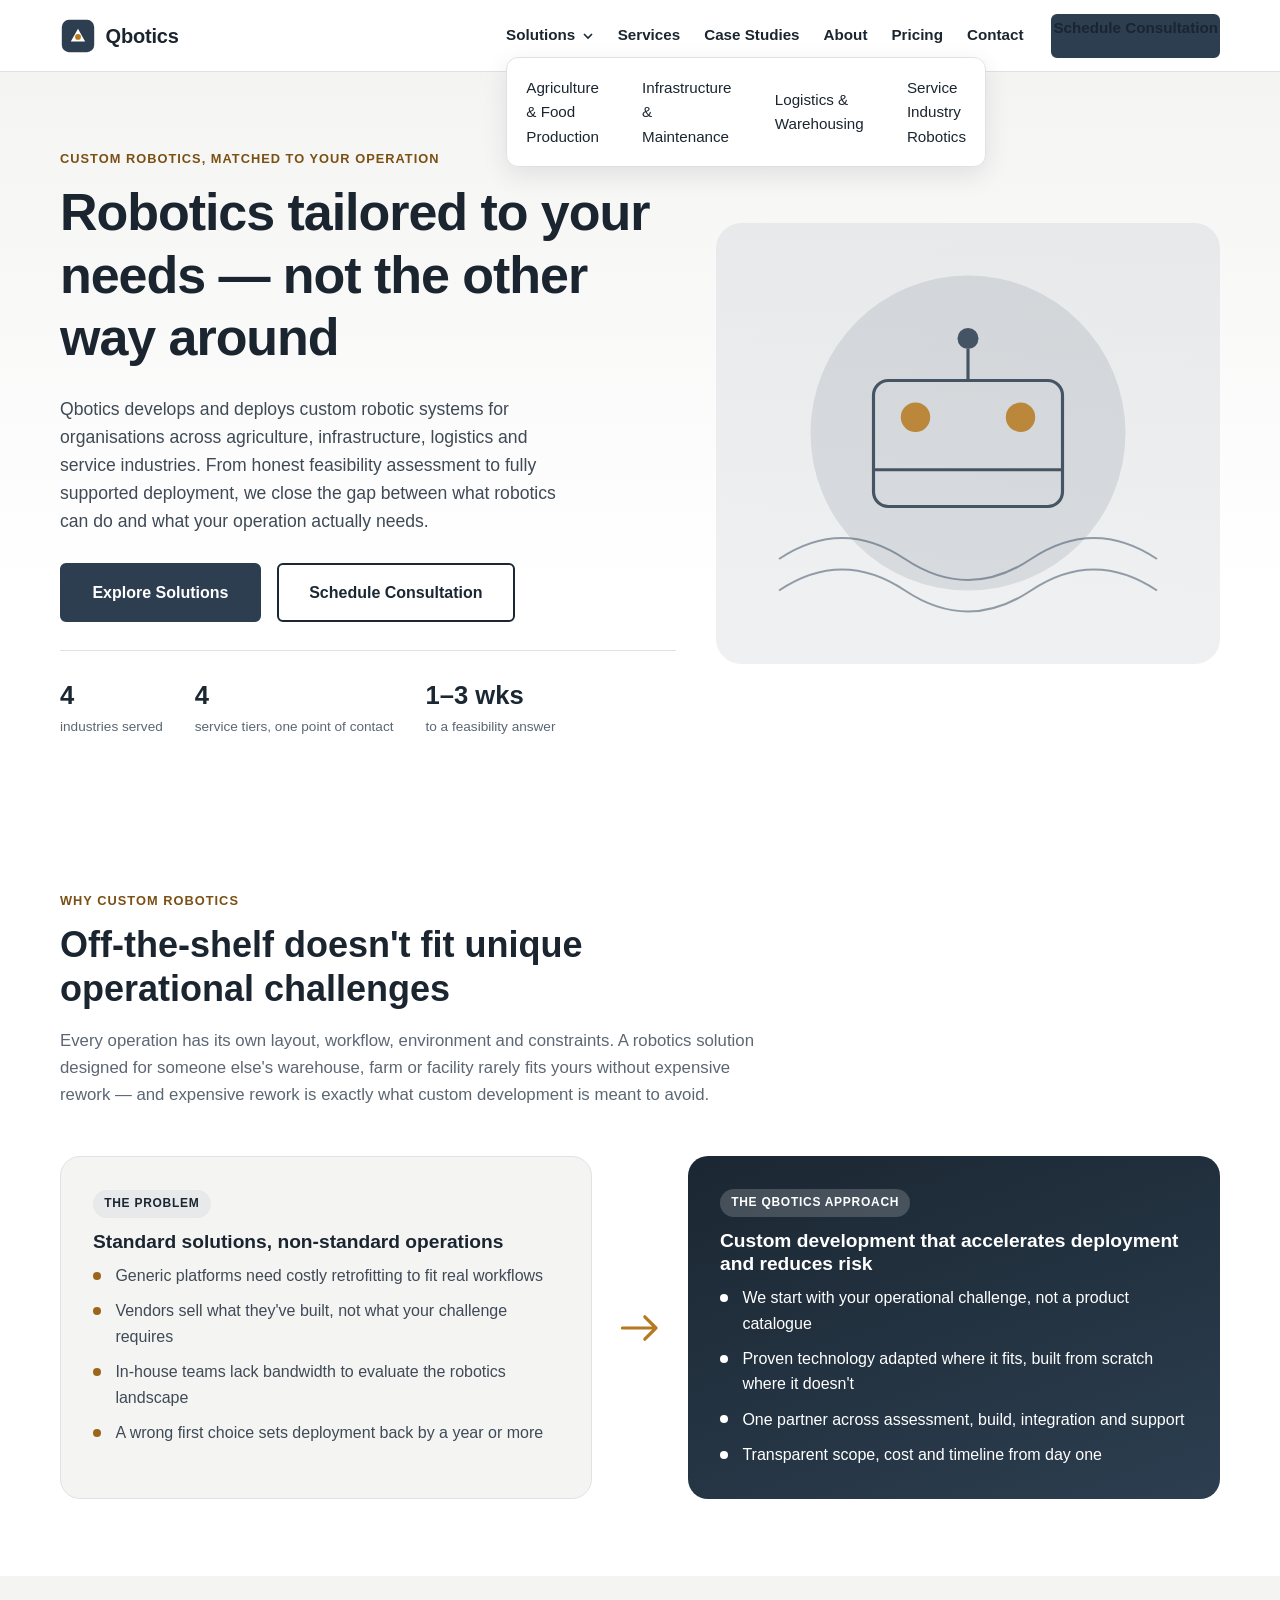
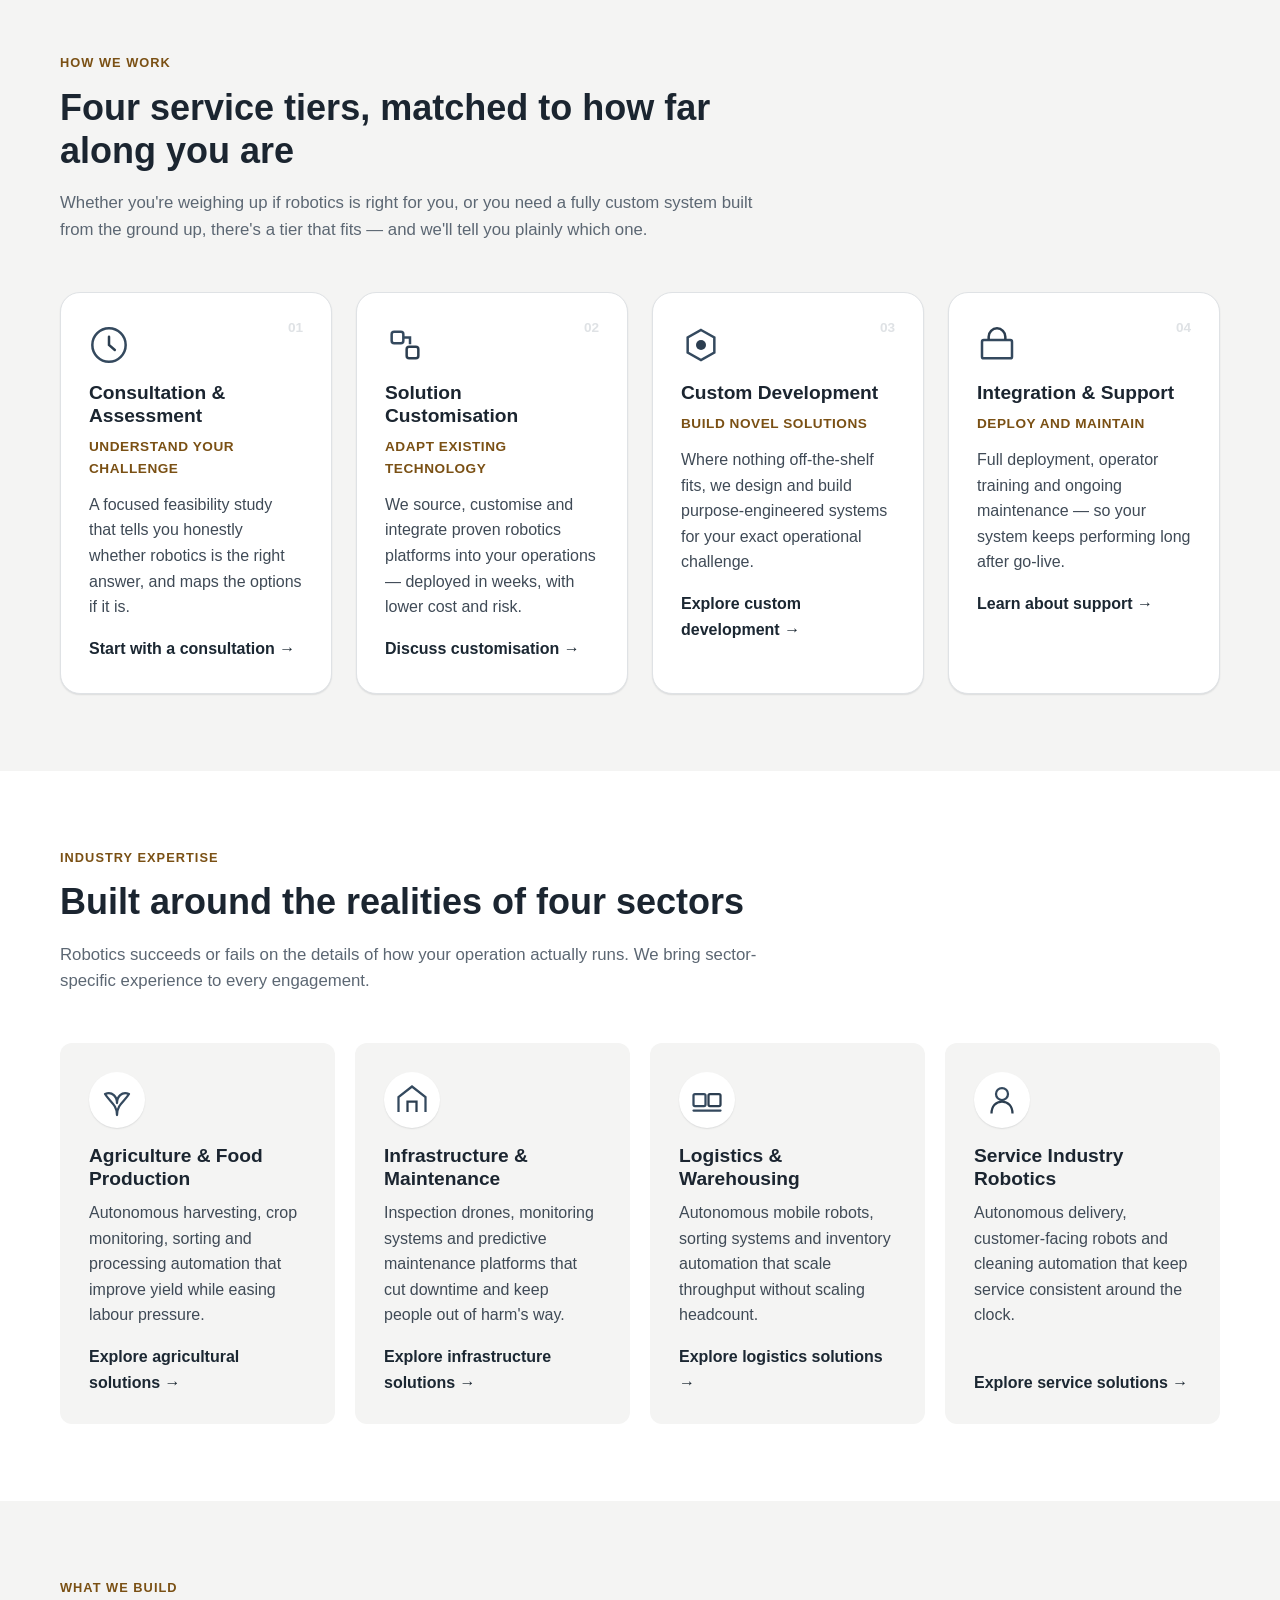
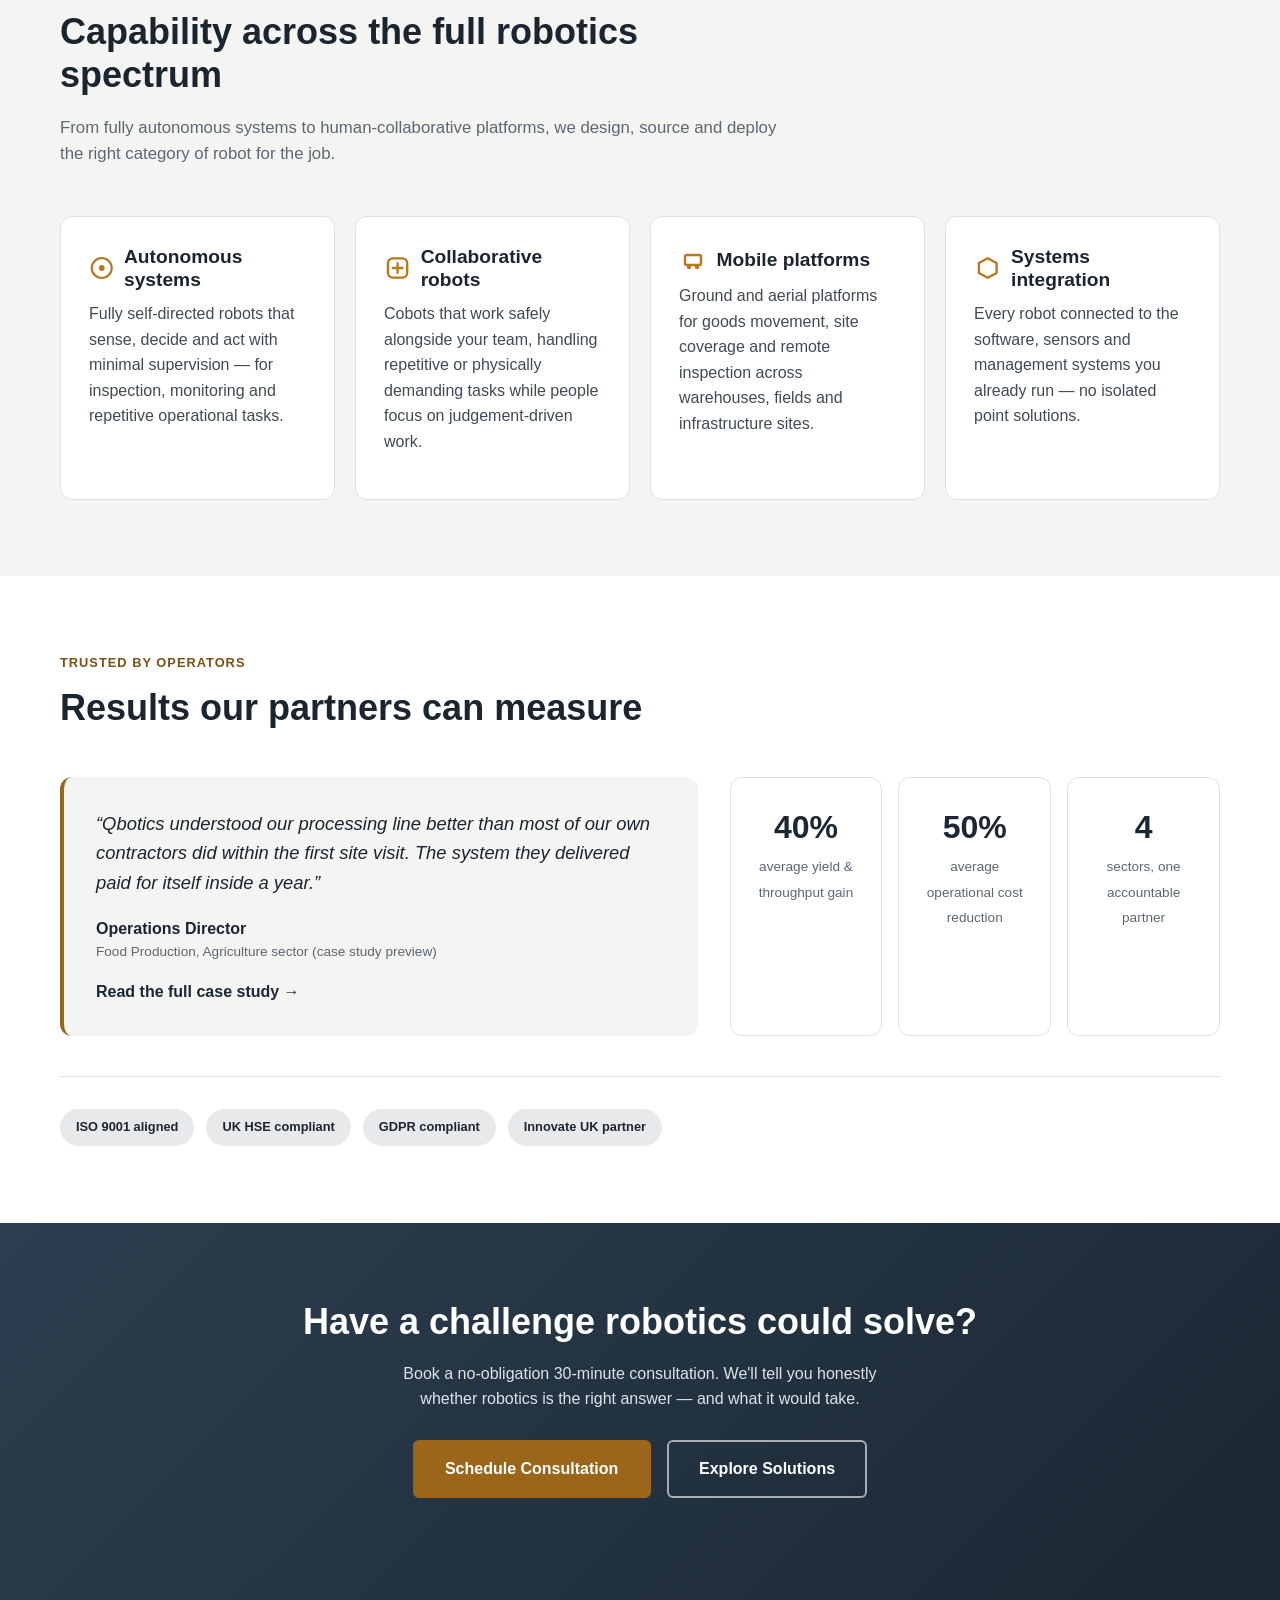
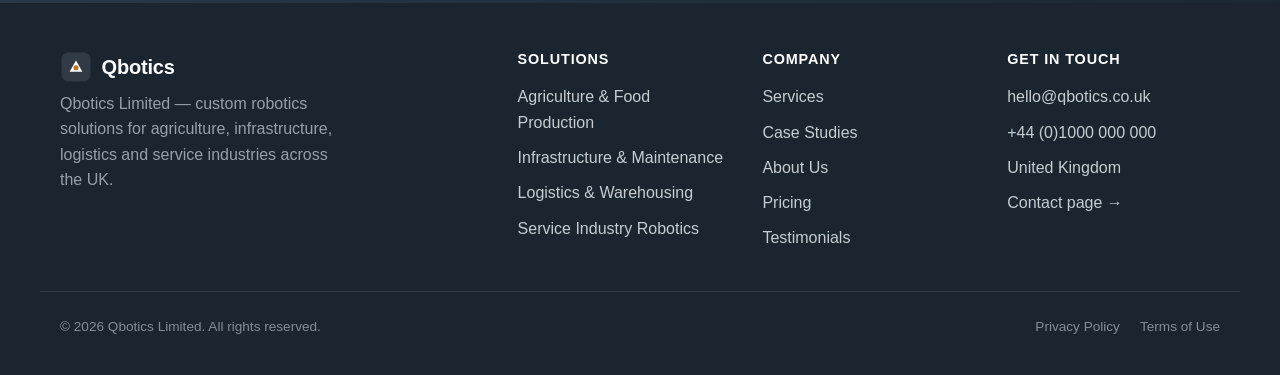
<file: index.html>
<!DOCTYPE html>
<html lang="en-GB">
<head>
  <meta charset="UTF-8">
  <meta name="viewport" content="width=device-width, initial-scale=1.0">
  <title>Qbotics | Custom Robotics Solutions Across Industries</title>
  <meta name="description" content="Qbotics develops custom robotic systems for agriculture, infrastructure, logistics and service industries — from feasibility assessment through to full deployment and support.">

  <!-- Open Graph -->
  <meta property="og:title" content="Qbotics | Custom Robotics Solutions Across Industries">
  <meta property="og:description" content="Robotics tailored to your operations. Consultation, customisation, custom development and ongoing support for agriculture, infrastructure, logistics and service industries.">
  <meta property="og:type" content="website">
  <meta property="og:url" content="https://www.qbotics.co.uk/">
  <link rel="canonical" href="https://www.qbotics.co.uk/">

  <link rel="icon" type="image/svg+xml" href="assets/favicon.svg">
  <link rel="preconnect" href="https://fonts.googleapis.com">
  <link rel="stylesheet" href="css/styles.css">

  <script type="application/ld+json">
  {
    "@context": "https://schema.org",
    "@type": "Organization",
    "name": "Qbotics Limited",
    "url": "https://www.qbotics.co.uk/",
    "description": "UK-based robotics solutions company developing custom robotic systems for agriculture, infrastructure, logistics and service industries.",
    "email": "hello@qbotics.co.uk",
    "telephone": "+441000000000",
    "areaServed": "GB",
    "sameAs": []
  }
  </script>
</head>
<body>
  <a class="skip-link" href="#main">Skip to main content</a>

  <!-- ===================== HEADER / NAV ===================== -->
  <header class="site-header">
    <div class="container header-inner">
      <a href="index.html" class="logo" aria-label="Qbotics home">
        <span class="logo-mark" aria-hidden="true">
          <svg viewBox="0 0 40 40" width="36" height="36" role="img" aria-hidden="true">
            <rect x="2" y="2" width="36" height="36" rx="8" fill="#2C3E50"/>
            <path d="M12 26 L20 12 L28 26 Z" fill="#ffffff"/>
            <circle cx="20" cy="21" r="3.2" fill="#B7791F"/>
          </svg>
        </span>
        <span class="logo-text">Qbotics</span>
      </a>

      <button class="nav-toggle" id="navToggle" aria-expanded="false" aria-controls="primaryNav" aria-label="Toggle navigation menu">
        <span></span><span></span><span></span>
      </button>

      <nav class="primary-nav" id="primaryNav" aria-label="Primary">
        <ul>
          <li class="has-dropdown">
            <button class="dropdown-toggle" aria-expanded="false" aria-haspopup="true">Solutions
              <svg width="12" height="12" viewBox="0 0 12 12" aria-hidden="true"><path d="M2 4l4 4 4-4" stroke="currentColor" stroke-width="1.6" fill="none"/></svg>
            </button>
            <ul class="dropdown-menu">
              <li><a href="agriculture.html">Agriculture &amp; Food Production</a></li>
              <li><a href="infrastructure.html">Infrastructure &amp; Maintenance</a></li>
              <li><a href="logistics.html">Logistics &amp; Warehousing</a></li>
              <li><a href="service-industry.html">Service Industry Robotics</a></li>
            </ul>
          </li>
          <li><a href="services.html">Services</a></li>
          <li><a href="case-studies.html">Case Studies</a></li>
          <li><a href="about.html">About</a></li>
          <li><a href="pricing.html">Pricing</a></li>
          <li><a href="contact.html">Contact</a></li>
        </ul>
        <a href="contact.html" class="btn btn-primary nav-cta">Schedule Consultation</a>
      </nav>
    </div>
  </header>

  <main id="main">
    <!-- ===================== HERO ===================== -->
    <section class="hero" id="top">
      <div class="container hero-inner">
        <div class="hero-copy">
          <p class="eyebrow">Custom robotics, matched to your operation</p>
          <h1>Robotics tailored to your needs — not the other way around</h1>
          <p class="hero-lead">
            Qbotics develops and deploys custom robotic systems for organisations across
            agriculture, infrastructure, logistics and service industries. From honest
            feasibility assessment to fully supported deployment, we close the gap between
            what robotics can do and what your operation actually needs.
          </p>
          <div class="hero-actions">
            <a href="services.html" class="btn btn-primary btn-lg">Explore Solutions</a>
            <a href="contact.html" class="btn btn-outline btn-lg">Schedule Consultation</a>
          </div>
          <ul class="hero-stats" aria-label="Key figures">
            <li><strong>4</strong><span>industries served</span></li>
            <li><strong>4</strong><span>service tiers, one point of contact</span></li>
            <li><strong>1&ndash;3 wks</strong><span>to a feasibility answer</span></li>
          </ul>
        </div>
        <div class="hero-visual" aria-hidden="true">
          <svg viewBox="0 0 480 420" width="100%" height="100%" role="img" aria-hidden="true">
            <defs>
              <linearGradient id="heroGrad" x1="0" y1="0" x2="1" y2="1">
                <stop offset="0" stop-color="#34495E"/>
                <stop offset="1" stop-color="#2C3E50"/>
              </linearGradient>
            </defs>
            <rect x="0" y="0" width="480" height="420" rx="24" fill="url(#heroGrad)" opacity="0.08"/>
            <circle cx="240" cy="200" r="150" fill="url(#heroGrad)" opacity="0.12"/>
            <g stroke="#2C3E50" stroke-width="3" fill="none" opacity="0.85">
              <rect x="150" y="150" width="180" height="120" rx="14"/>
              <circle cx="190" cy="185" r="14" fill="#B7791F" stroke="none"/>
              <circle cx="290" cy="185" r="14" fill="#B7791F" stroke="none"/>
              <path d="M150 235 h180"/>
              <path d="M240 150 v-30"/>
              <circle cx="240" cy="110" r="10" fill="#2C3E50" stroke="none"/>
            </g>
            <g stroke="#34495E" stroke-width="2" opacity="0.5">
              <path d="M60 320 q60 -40 120 0 t120 0 t120 0" fill="none"/>
              <path d="M60 350 q60 -40 120 0 t120 0 t120 0" fill="none"/>
            </g>
          </svg>
        </div>
      </div>
    </section>

    <!-- ===================== PROBLEM / SOLUTION ===================== -->
    <section class="section problem-solution" id="problem">
      <div class="container">
        <div class="section-head">
          <p class="eyebrow">Why custom robotics</p>
          <h2>Off-the-shelf doesn't fit unique operational challenges</h2>
          <p class="section-lead">
            Every operation has its own layout, workflow, environment and constraints.
            A robotics solution designed for someone else's warehouse, farm or facility
            rarely fits yours without expensive rework — and expensive rework is exactly
            what custom development is meant to avoid.
          </p>
        </div>

        <div class="ps-grid">
          <div class="ps-card ps-problem">
            <span class="ps-tag">The problem</span>
            <h3>Standard solutions, non-standard operations</h3>
            <ul>
              <li>Generic platforms need costly retrofitting to fit real workflows</li>
              <li>Vendors sell what they've built, not what your challenge requires</li>
              <li>In-house teams lack bandwidth to evaluate the robotics landscape</li>
              <li>A wrong first choice sets deployment back by a year or more</li>
            </ul>
          </div>

          <div class="ps-arrow" aria-hidden="true">
            <svg viewBox="0 0 60 60" width="48" height="48">
              <path d="M8 30 H50 M36 16 L50 30 L36 44" stroke="#B7791F" stroke-width="4" fill="none" stroke-linecap="round" stroke-linejoin="round"/>
            </svg>
          </div>

          <div class="ps-card ps-solution">
            <span class="ps-tag ps-tag-solution">The Qbotics approach</span>
            <h3>Custom development that accelerates deployment and reduces risk</h3>
            <ul>
              <li>We start with your operational challenge, not a product catalogue</li>
              <li>Proven technology adapted where it fits, built from scratch where it doesn't</li>
              <li>One partner across assessment, build, integration and support</li>
              <li>Transparent scope, cost and timeline from day one</li>
            </ul>
          </div>
        </div>
      </div>
    </section>

    <!-- ===================== FOUR SERVICE TIERS ===================== -->
    <section class="section section-alt modes" id="solutions">
      <div class="container">
        <div class="section-head">
          <p class="eyebrow">How we work</p>
          <h2>Four service tiers, matched to how far along you are</h2>
          <p class="section-lead">
            Whether you're weighing up if robotics is right for you, or you need a
            fully custom system built from the ground up, there's a tier that fits
            &mdash; and we'll tell you plainly which one.
          </p>
        </div>

        <div class="modes-grid">
          <article class="mode-card">
            <div class="mode-number" aria-hidden="true">01</div>
            <div class="mode-icon" aria-hidden="true">
              <svg viewBox="0 0 48 48" width="40" height="40"><circle cx="24" cy="24" r="20" fill="none" stroke="#34495E" stroke-width="3"/><path d="M24 14v10l7 6" stroke="#2C3E50" stroke-width="3" fill="none" stroke-linecap="round"/></svg>
            </div>
            <h3>Consultation &amp; Assessment</h3>
            <p class="mode-sub">Understand your challenge</p>
            <p>A focused feasibility study that tells you honestly whether robotics is
              the right answer, and maps the options if it is.</p>
            <a href="services.html#tier-1" class="mode-link">Start with a consultation &rarr;</a>
          </article>

          <article class="mode-card">
            <div class="mode-number" aria-hidden="true">02</div>
            <div class="mode-icon" aria-hidden="true">
              <svg viewBox="0 0 48 48" width="40" height="40"><rect x="8" y="8" width="14" height="14" rx="3" fill="none" stroke="#34495E" stroke-width="3"/><rect x="26" y="26" width="14" height="14" rx="3" fill="none" stroke="#2C3E50" stroke-width="3"/><path d="M22 15h8v8" stroke="#34495E" stroke-width="3" fill="none"/></svg>
            </div>
            <h3>Solution Customisation</h3>
            <p class="mode-sub">Adapt existing technology</p>
            <p>We source, customise and integrate proven robotics platforms into your
              operations &mdash; deployed in weeks, with lower cost and risk.</p>
            <a href="services.html#tier-2" class="mode-link">Discuss customisation &rarr;</a>
          </article>

          <article class="mode-card">
            <div class="mode-number" aria-hidden="true">03</div>
            <div class="mode-icon" aria-hidden="true">
              <svg viewBox="0 0 48 48" width="40" height="40"><path d="M24 6 L40 15 V33 L24 42 L8 33 V15 Z" fill="none" stroke="#34495E" stroke-width="3"/><circle cx="24" cy="24" r="6" fill="#2C3E50"/></svg>
            </div>
            <h3>Custom Development</h3>
            <p class="mode-sub">Build novel solutions</p>
            <p>Where nothing off-the-shelf fits, we design and build purpose-engineered
              systems for your exact operational challenge.</p>
            <a href="services.html#tier-3" class="mode-link">Explore custom development &rarr;</a>
          </article>

          <article class="mode-card">
            <div class="mode-number" aria-hidden="true">04</div>
            <div class="mode-icon" aria-hidden="true">
              <svg viewBox="0 0 48 48" width="40" height="40"><rect x="6" y="18" width="36" height="22" rx="2" fill="none" stroke="#34495E" stroke-width="3"/><path d="M14 18v-4a10 10 0 0 1 20 0v4" fill="none" stroke="#2C3E50" stroke-width="3"/></svg>
            </div>
            <h3>Integration &amp; Support</h3>
            <p class="mode-sub">Deploy and maintain</p>
            <p>Full deployment, operator training and ongoing maintenance &mdash; so
              your system keeps performing long after go-live.</p>
            <a href="services.html#tier-4" class="mode-link">Learn about support &rarr;</a>
          </article>
        </div>
      </div>
    </section>

    <!-- ===================== INDUSTRY EXPERTISE ===================== -->
    <section class="section sectors" id="sectors">
      <div class="container">
        <div class="section-head">
          <p class="eyebrow">Industry expertise</p>
          <h2>Built around the realities of four sectors</h2>
          <p class="section-lead">
            Robotics succeeds or fails on the details of how your operation actually
            runs. We bring sector-specific experience to every engagement.
          </p>
        </div>

        <div class="sector-grid">
          <article class="sector-card">
            <div class="sector-icon" aria-hidden="true">
              <svg viewBox="0 0 48 48" width="36" height="36"><path d="M24 44 C24 30 14 26 8 16 C18 12 24 20 24 28 C24 20 30 12 40 16 C34 26 24 30 24 44 Z" fill="none" stroke="#34495E" stroke-width="3" stroke-linejoin="round"/></svg>
            </div>
            <h3>Agriculture &amp; Food Production</h3>
            <p>Autonomous harvesting, crop monitoring, sorting and processing automation
              that improve yield while easing labour pressure.</p>
            <a href="agriculture.html" class="mode-link">Explore agricultural solutions &rarr;</a>
          </article>

          <article class="sector-card">
            <div class="sector-icon" aria-hidden="true">
              <svg viewBox="0 0 48 48" width="36" height="36"><path d="M6 40 V20 L24 6 L42 20 V40" fill="none" stroke="#34495E" stroke-width="3"/><path d="M18 40V26h12v14" fill="none" stroke="#2C3E50" stroke-width="3"/></svg>
            </div>
            <h3>Infrastructure &amp; Maintenance</h3>
            <p>Inspection drones, monitoring systems and predictive maintenance
              platforms that cut downtime and keep people out of harm's way.</p>
            <a href="infrastructure.html" class="mode-link">Explore infrastructure solutions &rarr;</a>
          </article>

          <article class="sector-card">
            <div class="sector-icon" aria-hidden="true">
              <svg viewBox="0 0 48 48" width="36" height="36"><rect x="6" y="16" width="16" height="16" rx="2" fill="none" stroke="#34495E" stroke-width="3"/><rect x="26" y="16" width="16" height="16" rx="2" fill="none" stroke="#2C3E50" stroke-width="3"/><path d="M6 38h36" stroke="#34495E" stroke-width="3" stroke-linecap="round"/></svg>
            </div>
            <h3>Logistics &amp; Warehousing</h3>
            <p>Autonomous mobile robots, sorting systems and inventory automation that
              scale throughput without scaling headcount.</p>
            <a href="logistics.html" class="mode-link">Explore logistics solutions &rarr;</a>
          </article>

          <article class="sector-card">
            <div class="sector-icon" aria-hidden="true">
              <svg viewBox="0 0 48 48" width="36" height="36"><circle cx="24" cy="16" r="8" fill="none" stroke="#34495E" stroke-width="3"/><path d="M10 42c0-10 6-16 14-16s14 6 14 16" fill="none" stroke="#2C3E50" stroke-width="3"/></svg>
            </div>
            <h3>Service Industry Robotics</h3>
            <p>Autonomous delivery, customer-facing robots and cleaning automation that
              keep service consistent around the clock.</p>
            <a href="service-industry.html" class="mode-link">Explore service solutions &rarr;</a>
          </article>
        </div>
      </div>
    </section>

    <!-- ===================== CAPABILITY HIGHLIGHTS ===================== -->
    <section class="section section-alt" id="capabilities">
      <div class="container">
        <div class="section-head">
          <p class="eyebrow">What we build</p>
          <h2>Capability across the full robotics spectrum</h2>
          <p class="section-lead">
            From fully autonomous systems to human-collaborative platforms, we design,
            source and deploy the right category of robot for the job.
          </p>
        </div>

        <div class="cap-grid">
          <div class="cap-card">
            <h3>
              <svg width="28" height="28" viewBox="0 0 28 28" aria-hidden="true"><circle cx="14" cy="14" r="11" fill="none" stroke="#B7791F" stroke-width="2.4"/><circle cx="14" cy="14" r="3.2" fill="#B7791F"/></svg>
              Autonomous systems
            </h3>
            <p>Fully self-directed robots that sense, decide and act with minimal
              supervision &mdash; for inspection, monitoring and repetitive operational tasks.</p>
          </div>
          <div class="cap-card">
            <h3>
              <svg width="28" height="28" viewBox="0 0 28 28" aria-hidden="true"><rect x="4" y="4" width="20" height="20" rx="5" fill="none" stroke="#B7791F" stroke-width="2.4"/><path d="M9 14h10M14 9v10" stroke="#B7791F" stroke-width="2.4" stroke-linecap="round"/></svg>
              Collaborative robots
            </h3>
            <p>Cobots that work safely alongside your team, handling repetitive or
              physically demanding tasks while people focus on judgement-driven work.</p>
          </div>
          <div class="cap-card">
            <h3>
              <svg width="28" height="28" viewBox="0 0 28 28" aria-hidden="true"><rect x="6" y="10" width="16" height="10" rx="2" fill="none" stroke="#B7791F" stroke-width="2.4"/><circle cx="10" cy="22" r="2.2" fill="#B7791F"/><circle cx="18" cy="22" r="2.2" fill="#B7791F"/></svg>
              Mobile platforms
            </h3>
            <p>Ground and aerial platforms for goods movement, site coverage and remote
              inspection across warehouses, fields and infrastructure sites.</p>
          </div>
          <div class="cap-card">
            <h3>
              <svg width="28" height="28" viewBox="0 0 28 28" aria-hidden="true"><path d="M14 4l9 5v10l-9 5-9-5V9z" fill="none" stroke="#B7791F" stroke-width="2.4" stroke-linejoin="round"/></svg>
              Systems integration
            </h3>
            <p>Every robot connected to the software, sensors and management systems
              you already run &mdash; no isolated point solutions.</p>
          </div>
        </div>
      </div>
    </section>

    <!-- ===================== TRUST SIGNALS ===================== -->
    <section class="section trust" id="trust">
      <div class="container">
        <div class="section-head">
          <p class="eyebrow">Trusted by operators</p>
          <h2>Results our partners can measure</h2>
        </div>

        <div class="trust-grid">
          <blockquote class="testimonial">
            <p>&ldquo;Qbotics understood our processing line better than most of our own
              contractors did within the first site visit. The system they delivered
              paid for itself inside a year.&rdquo;</p>
            <footer>
              <span class="testimonial-role">Operations Director</span>
              <span class="testimonial-org">Food Production, Agriculture sector (case study preview)</span>
            </footer>
            <a href="case-studies.html" class="mode-link">Read the full case study &rarr;</a>
          </blockquote>

          <div class="trust-side">
            <div class="stat-block">
              <strong>40%</strong>
              <span>average yield &amp; throughput gain</span>
            </div>
            <div class="stat-block">
              <strong>50%</strong>
              <span>average operational cost reduction</span>
            </div>
            <div class="stat-block">
              <strong>4</strong>
              <span>sectors, one accountable partner</span>
            </div>
          </div>
        </div>

        <div class="certifications" aria-label="Certifications and standards">
          <span class="cert-badge">ISO 9001 aligned</span>
          <span class="cert-badge">UK HSE compliant</span>
          <span class="cert-badge">GDPR compliant</span>
          <span class="cert-badge">Innovate UK partner</span>
        </div>
      </div>
    </section>

    <!-- ===================== FINAL CTA ===================== -->
    <section class="cta-band" id="contact-cta">
      <div class="container cta-band-inner">
        <h2>Have a challenge robotics could solve?</h2>
        <p>Book a no-obligation 30-minute consultation. We'll tell you honestly whether
          robotics is the right answer &mdash; and what it would take.</p>
        <div class="hero-actions">
          <a href="contact.html" class="btn btn-signal btn-lg">Schedule Consultation</a>
          <a href="services.html" class="btn btn-outline-light btn-lg">Explore Solutions</a>
        </div>
      </div>
    </section>
  </main>

  <!-- ===================== FOOTER ===================== -->
  <footer class="site-footer">
    <div class="container footer-grid">
      <div class="footer-brand">
        <a href="index.html" class="logo" aria-label="Qbotics home">
          <span class="logo-mark" aria-hidden="true">
            <svg viewBox="0 0 40 40" width="32" height="32" role="img" aria-hidden="true">
              <rect x="2" y="2" width="36" height="36" rx="8" fill="#ffffff" opacity="0.1"/>
              <path d="M12 26 L20 12 L28 26 Z" fill="#ffffff"/>
              <circle cx="20" cy="21" r="3.2" fill="#B7791F"/>
            </svg>
          </span>
          <span class="logo-text">Qbotics</span>
        </a>
        <p>Qbotics Limited &mdash; custom robotics solutions for agriculture,
          infrastructure, logistics and service industries across the UK.</p>
      </div>

      <nav class="footer-nav" aria-label="Footer solutions">
        <h3>Solutions</h3>
        <ul>
          <li><a href="agriculture.html">Agriculture &amp; Food Production</a></li>
          <li><a href="infrastructure.html">Infrastructure &amp; Maintenance</a></li>
          <li><a href="logistics.html">Logistics &amp; Warehousing</a></li>
          <li><a href="service-industry.html">Service Industry Robotics</a></li>
        </ul>
      </nav>

      <nav class="footer-nav" aria-label="Footer company">
        <h3>Company</h3>
        <ul>
          <li><a href="services.html">Services</a></li>
          <li><a href="case-studies.html">Case Studies</a></li>
          <li><a href="about.html">About Us</a></li>
          <li><a href="pricing.html">Pricing</a></li>
          <li><a href="testimonials.html">Testimonials</a></li>
        </ul>
      </nav>

      <div class="footer-contact">
        <h3>Get in touch</h3>
        <ul>
          <li><a href="mailto:hello@qbotics.co.uk">hello@qbotics.co.uk</a></li>
          <li><a href="tel:+441000000000">+44 (0)1000 000 000</a></li>
          <li>United Kingdom</li>
          <li><a href="contact.html">Contact page &rarr;</a></li>
        </ul>
      </div>
    </div>

    <div class="container footer-bottom">
      <p>&copy; <span id="year">2026</span> Qbotics Limited. All rights reserved.</p>
      <ul class="legal-links">
        <li><a href="#">Privacy Policy</a></li>
        <li><a href="#">Terms of Use</a></li>
      </ul>
    </div>
  </footer>

  <script src="js/main.js"></script>
</body>
</html>
</file>
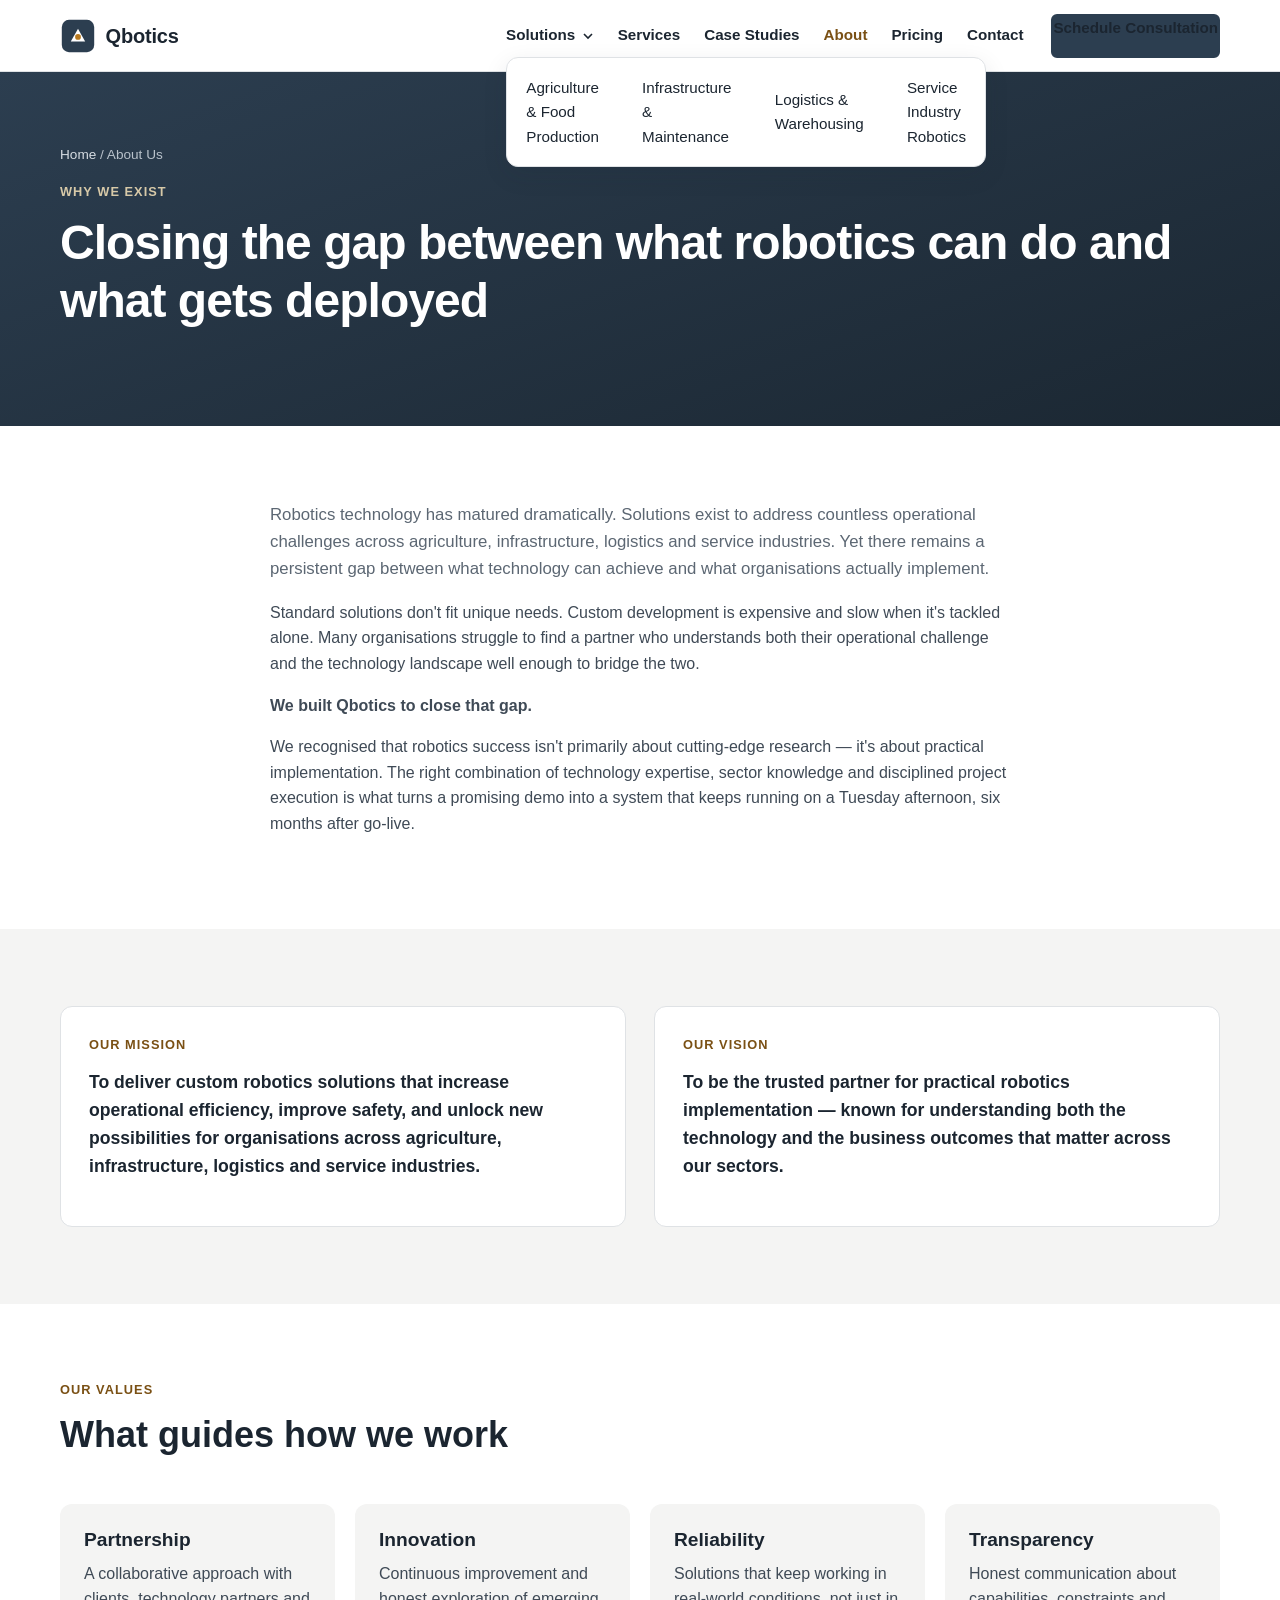
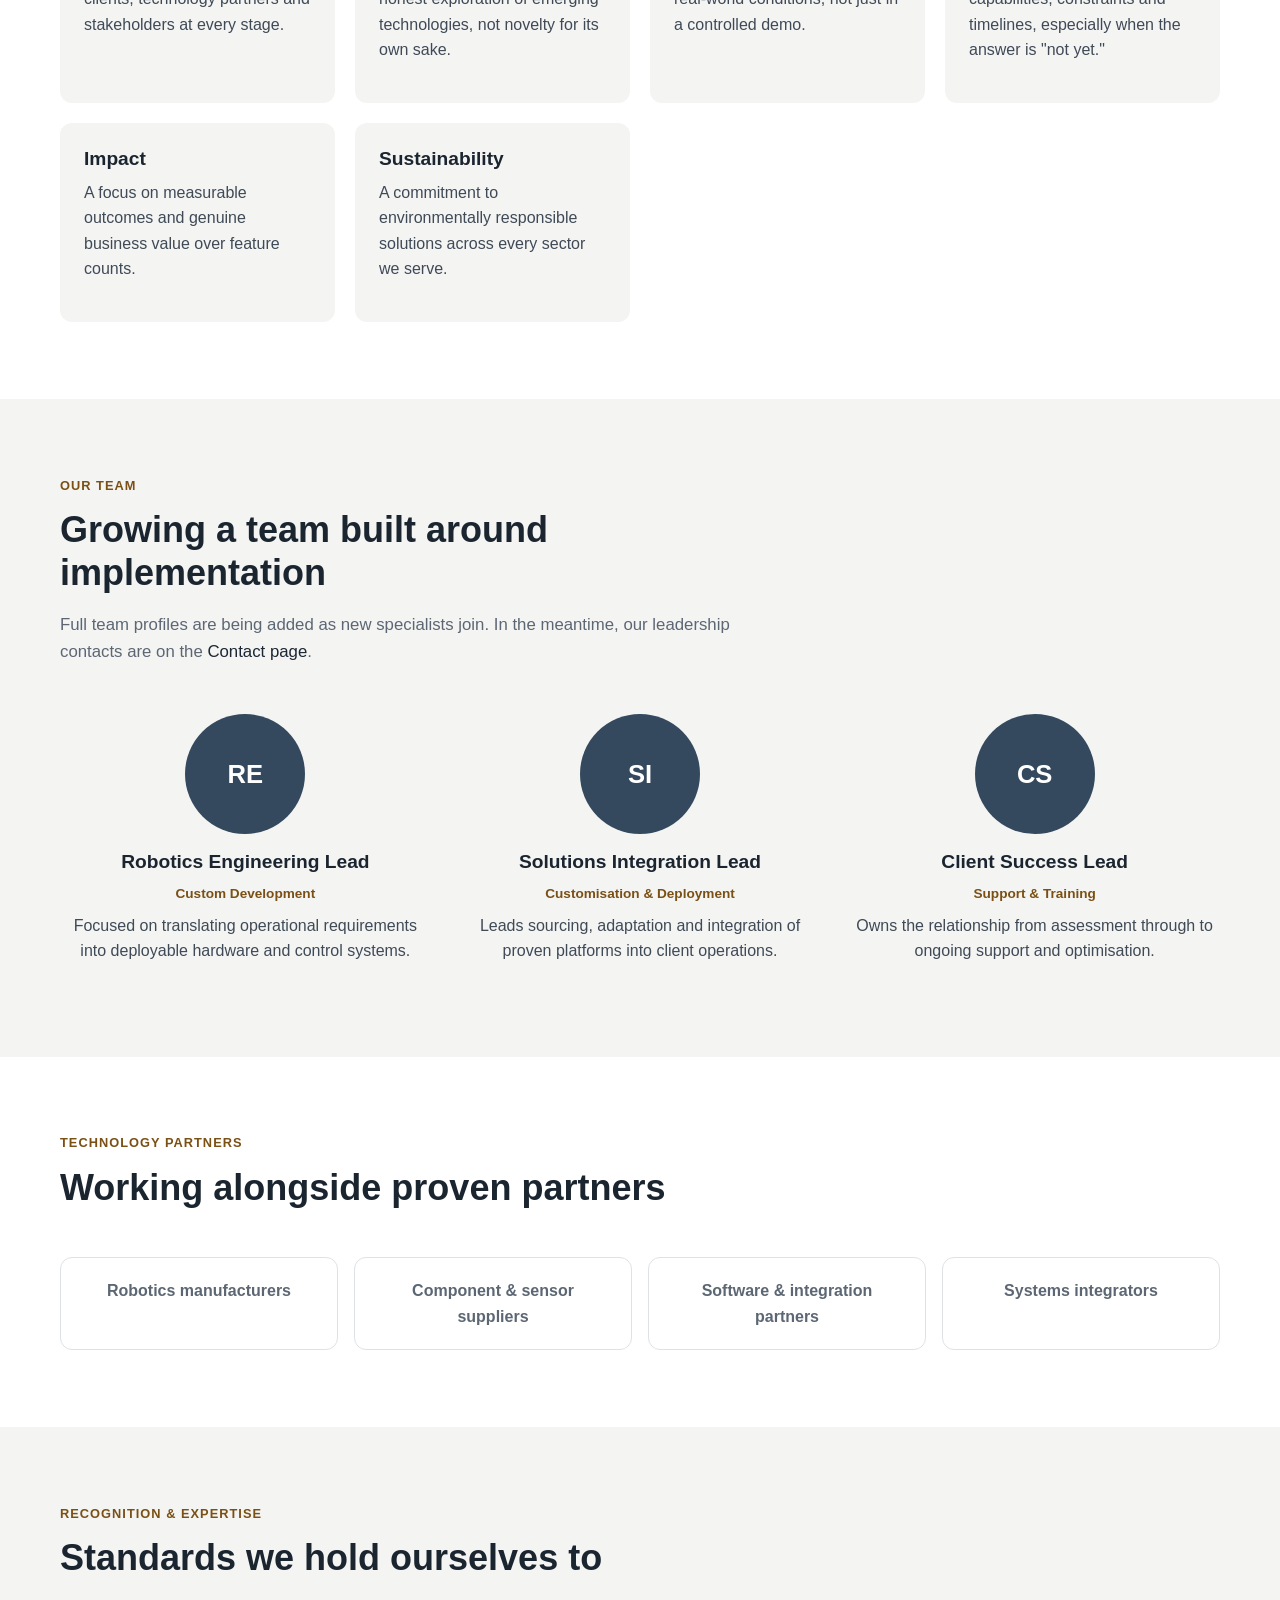
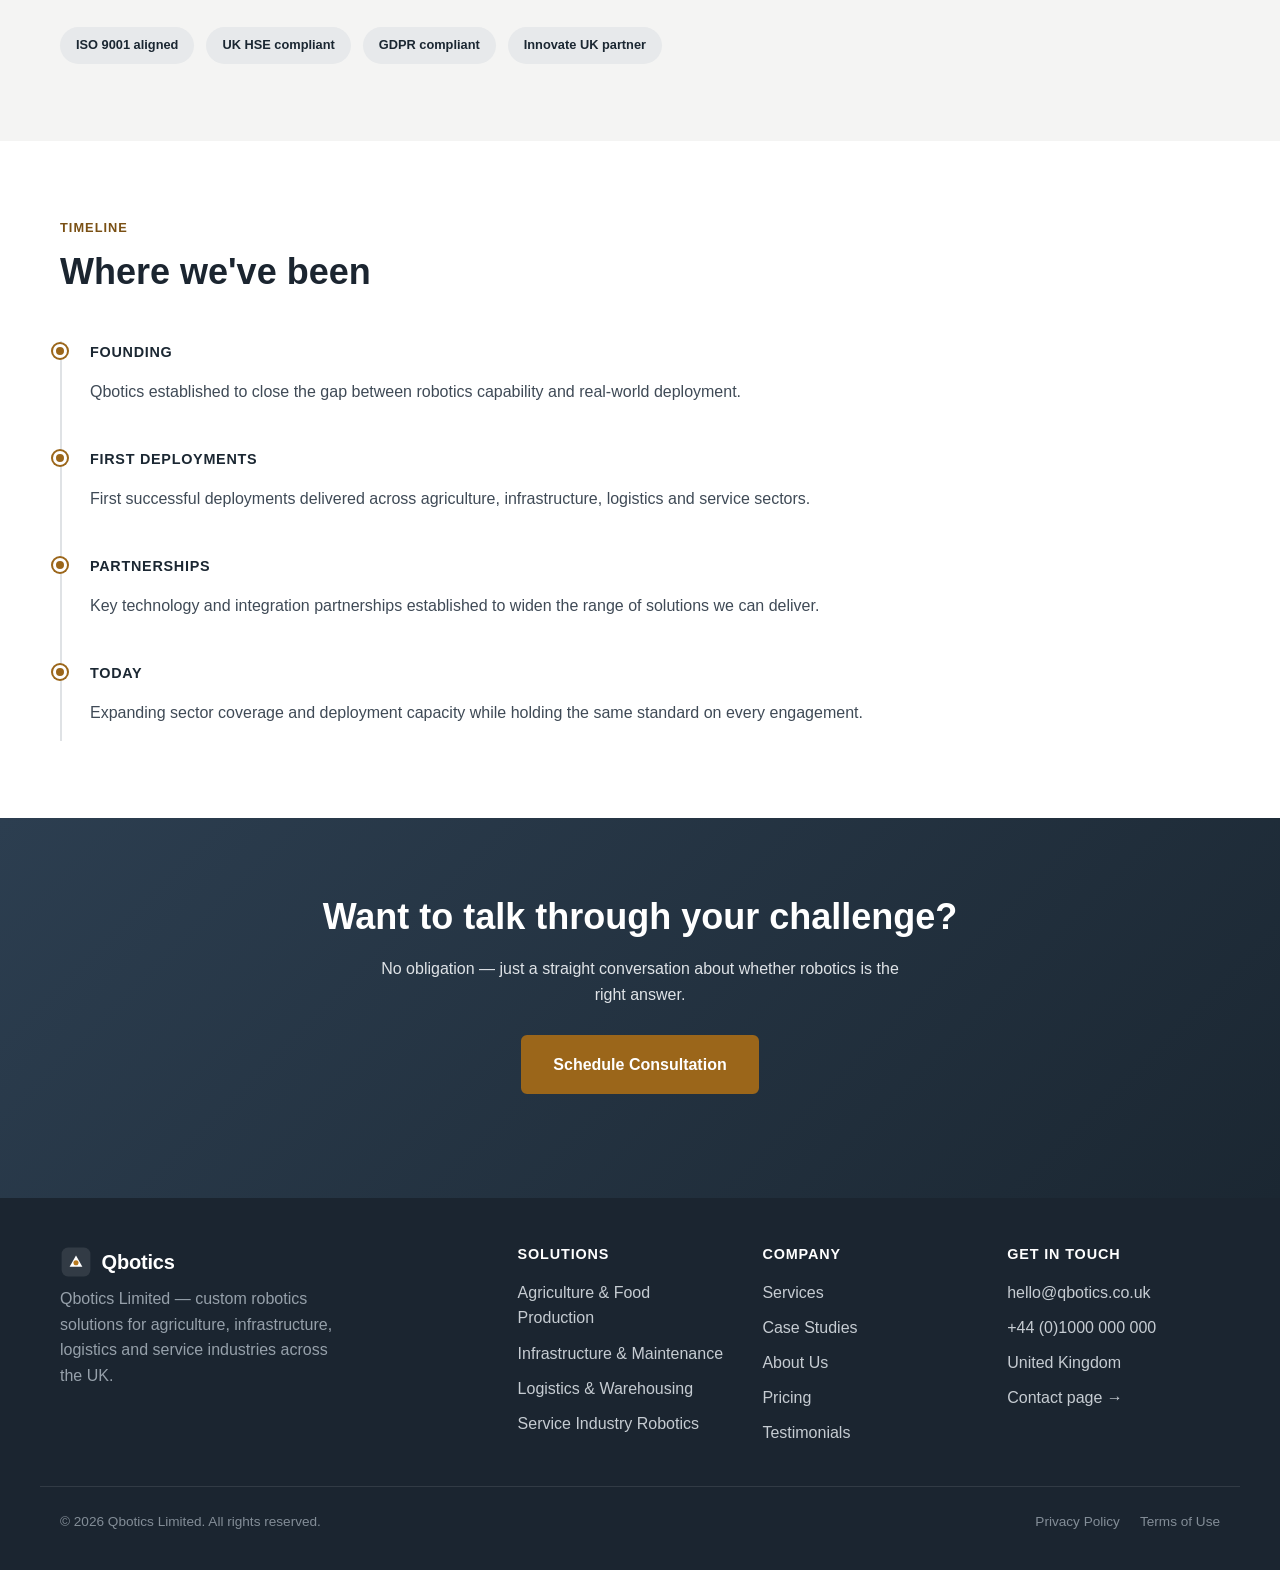
<file: about.html>
<!DOCTYPE html>
<html lang="en-GB">
<head>
  <meta charset="UTF-8">
  <meta name="viewport" content="width=device-width, initial-scale=1.0">
  <title>About Us | Qbotics</title>
  <meta name="description" content="Why Qbotics exists: closing the gap between what robotics can do and what organisations actually deploy, across agriculture, infrastructure, logistics and service industries.">
  <meta property="og:title" content="About Us | Qbotics">
  <meta property="og:description" content="Our mission, vision, values and story — practical robotics implementation for agriculture, infrastructure, logistics and service industries.">
  <meta property="og:type" content="website">
  <meta property="og:url" content="https://www.qbotics.co.uk/about.html">
  <link rel="canonical" href="https://www.qbotics.co.uk/about.html">
  <link rel="icon" type="image/svg+xml" href="assets/favicon.svg">
  <link rel="preconnect" href="https://fonts.googleapis.com">
  <link rel="stylesheet" href="css/styles.css">
</head>
<body>
  <a class="skip-link" href="#main">Skip to main content</a>

  <header class="site-header">
    <div class="container header-inner">
      <a href="index.html" class="logo" aria-label="Qbotics home">
        <span class="logo-mark" aria-hidden="true">
          <svg viewBox="0 0 40 40" width="36" height="36" role="img" aria-hidden="true">
            <rect x="2" y="2" width="36" height="36" rx="8" fill="#2C3E50"/>
            <path d="M12 26 L20 12 L28 26 Z" fill="#ffffff"/>
            <circle cx="20" cy="21" r="3.2" fill="#B7791F"/>
          </svg>
        </span>
        <span class="logo-text">Qbotics</span>
      </a>
      <button class="nav-toggle" id="navToggle" aria-expanded="false" aria-controls="primaryNav" aria-label="Toggle navigation menu">
        <span></span><span></span><span></span>
      </button>
      <nav class="primary-nav" id="primaryNav" aria-label="Primary">
        <ul>
          <li class="has-dropdown">
            <button class="dropdown-toggle" aria-expanded="false" aria-haspopup="true">Solutions
              <svg width="12" height="12" viewBox="0 0 12 12" aria-hidden="true"><path d="M2 4l4 4 4-4" stroke="currentColor" stroke-width="1.6" fill="none"/></svg>
            </button>
            <ul class="dropdown-menu">
              <li><a href="agriculture.html">Agriculture &amp; Food Production</a></li>
              <li><a href="infrastructure.html">Infrastructure &amp; Maintenance</a></li>
              <li><a href="logistics.html">Logistics &amp; Warehousing</a></li>
              <li><a href="service-industry.html">Service Industry Robotics</a></li>
            </ul>
          </li>
          <li><a href="services.html">Services</a></li>
          <li><a href="case-studies.html">Case Studies</a></li>
          <li><a href="about.html" aria-current="page">About</a></li>
          <li><a href="pricing.html">Pricing</a></li>
          <li><a href="contact.html">Contact</a></li>
        </ul>
        <a href="contact.html" class="btn btn-primary nav-cta">Schedule Consultation</a>
      </nav>
    </div>
  </header>

  <main id="main">
    <section class="page-hero">
      <div class="container">
        <p class="breadcrumbs"><a href="index.html">Home</a> / About Us</p>
        <p class="eyebrow eyebrow-light">Why we exist</p>
        <h1>Closing the gap between what robotics can do and what gets deployed</h1>
      </div>
    </section>

    <section class="section">
      <div class="container" style="max-width: 780px;">
        <p class="section-lead">
          Robotics technology has matured dramatically. Solutions exist to address
          countless operational challenges across agriculture, infrastructure,
          logistics and service industries. Yet there remains a persistent gap between
          what technology can achieve and what organisations actually implement.
        </p>
        <p>
          Standard solutions don't fit unique needs. Custom development is expensive
          and slow when it's tackled alone. Many organisations struggle to find a
          partner who understands both their operational challenge and the technology
          landscape well enough to bridge the two.
        </p>
        <p><strong>We built Qbotics to close that gap.</strong></p>
        <p>
          We recognised that robotics success isn't primarily about cutting-edge
          research — it's about practical implementation. The right combination of
          technology expertise, sector knowledge and disciplined project execution is
          what turns a promising demo into a system that keeps running on a Tuesday
          afternoon, six months after go-live.
        </p>
      </div>
    </section>

    <section class="section section-alt">
      <div class="container">
        <div class="cs-grid" style="grid-template-columns: repeat(auto-fit, minmax(280px, 1fr));">
          <div class="cap-card">
            <p class="eyebrow">Our mission</p>
            <p style="font-size:1.1rem; color: var(--color-ink); font-weight: 600;">To deliver custom robotics solutions that increase operational efficiency, improve safety, and unlock new possibilities for organisations across agriculture, infrastructure, logistics and service industries.</p>
          </div>
          <div class="cap-card">
            <p class="eyebrow">Our vision</p>
            <p style="font-size:1.1rem; color: var(--color-ink); font-weight: 600;">To be the trusted partner for practical robotics implementation — known for understanding both the technology and the business outcomes that matter across our sectors.</p>
          </div>
        </div>
      </div>
    </section>

    <section class="section">
      <div class="container">
        <div class="section-head">
          <p class="eyebrow">Our values</p>
          <h2>What guides how we work</h2>
        </div>
        <div class="values-grid">
          <div class="value-card"><h3>Partnership</h3><p>A collaborative approach with clients, technology partners and stakeholders at every stage.</p></div>
          <div class="value-card"><h3>Innovation</h3><p>Continuous improvement and honest exploration of emerging technologies, not novelty for its own sake.</p></div>
          <div class="value-card"><h3>Reliability</h3><p>Solutions that keep working in real-world conditions, not just in a controlled demo.</p></div>
          <div class="value-card"><h3>Transparency</h3><p>Honest communication about capabilities, constraints and timelines, especially when the answer is "not yet."</p></div>
          <div class="value-card"><h3>Impact</h3><p>A focus on measurable outcomes and genuine business value over feature counts.</p></div>
          <div class="value-card"><h3>Sustainability</h3><p>A commitment to environmentally responsible solutions across every sector we serve.</p></div>
        </div>
      </div>
    </section>

    <section class="section section-alt">
      <div class="container">
        <div class="section-head">
          <p class="eyebrow">Our team</p>
          <h2>Growing a team built around implementation</h2>
          <p class="section-lead">Full team profiles are being added as new specialists join. In the meantime, our leadership contacts are on the <a href="contact.html">Contact page</a>.</p>
        </div>
        <div class="team-grid">
          <div class="team-card">
            <div class="team-photo" aria-hidden="true">RE</div>
            <h3>Robotics Engineering Lead</h3>
            <p class="team-role">Custom Development</p>
            <p>Focused on translating operational requirements into deployable hardware and control systems.</p>
          </div>
          <div class="team-card">
            <div class="team-photo" aria-hidden="true">SI</div>
            <h3>Solutions Integration Lead</h3>
            <p class="team-role">Customisation &amp; Deployment</p>
            <p>Leads sourcing, adaptation and integration of proven platforms into client operations.</p>
          </div>
          <div class="team-card">
            <div class="team-photo" aria-hidden="true">CS</div>
            <h3>Client Success Lead</h3>
            <p class="team-role">Support &amp; Training</p>
            <p>Owns the relationship from assessment through to ongoing support and optimisation.</p>
          </div>
        </div>
      </div>
    </section>

    <section class="section">
      <div class="container">
        <div class="section-head">
          <p class="eyebrow">Technology partners</p>
          <h2>Working alongside proven partners</h2>
        </div>
        <div class="partner-grid">
          <div class="partner-chip">Robotics manufacturers</div>
          <div class="partner-chip">Component &amp; sensor suppliers</div>
          <div class="partner-chip">Software &amp; integration partners</div>
          <div class="partner-chip">Systems integrators</div>
        </div>
      </div>
    </section>

    <section class="section section-alt">
      <div class="container">
        <div class="section-head">
          <p class="eyebrow">Recognition &amp; expertise</p>
          <h2>Standards we hold ourselves to</h2>
        </div>
        <div class="certifications" style="border-top: none; padding-top: 0;">
          <span class="cert-badge">ISO 9001 aligned</span>
          <span class="cert-badge">UK HSE compliant</span>
          <span class="cert-badge">GDPR compliant</span>
          <span class="cert-badge">Innovate UK partner</span>
        </div>
      </div>
    </section>

    <section class="section">
      <div class="container">
        <div class="section-head">
          <p class="eyebrow">Timeline</p>
          <h2>Where we've been</h2>
        </div>
        <div class="timeline">
          <div class="timeline-item">
            <p class="timeline-year">Founding</p>
            <p>Qbotics established to close the gap between robotics capability and real-world deployment.</p>
          </div>
          <div class="timeline-item">
            <p class="timeline-year">First deployments</p>
            <p>First successful deployments delivered across agriculture, infrastructure, logistics and service sectors.</p>
          </div>
          <div class="timeline-item">
            <p class="timeline-year">Partnerships</p>
            <p>Key technology and integration partnerships established to widen the range of solutions we can deliver.</p>
          </div>
          <div class="timeline-item">
            <p class="timeline-year">Today</p>
            <p>Expanding sector coverage and deployment capacity while holding the same standard on every engagement.</p>
          </div>
        </div>
      </div>
    </section>

    <section class="cta-band">
      <div class="container cta-band-inner">
        <h2>Want to talk through your challenge?</h2>
        <p>No obligation — just a straight conversation about whether robotics is the right answer.</p>
        <div class="hero-actions">
          <a href="contact.html" class="btn btn-signal btn-lg">Schedule Consultation</a>
        </div>
      </div>
    </section>
  </main>

  <footer class="site-footer">
    <div class="container footer-grid">
      <div class="footer-brand">
        <a href="index.html" class="logo" aria-label="Qbotics home">
          <span class="logo-mark" aria-hidden="true">
            <svg viewBox="0 0 40 40" width="32" height="32" role="img" aria-hidden="true">
              <rect x="2" y="2" width="36" height="36" rx="8" fill="#ffffff" opacity="0.1"/>
              <path d="M12 26 L20 12 L28 26 Z" fill="#ffffff"/>
              <circle cx="20" cy="21" r="3.2" fill="#B7791F"/>
            </svg>
          </span>
          <span class="logo-text">Qbotics</span>
        </a>
        <p>Qbotics Limited &mdash; custom robotics solutions for agriculture, infrastructure, logistics and service industries across the UK.</p>
      </div>
      <nav class="footer-nav" aria-label="Footer solutions">
        <h3>Solutions</h3>
        <ul>
          <li><a href="agriculture.html">Agriculture &amp; Food Production</a></li>
          <li><a href="infrastructure.html">Infrastructure &amp; Maintenance</a></li>
          <li><a href="logistics.html">Logistics &amp; Warehousing</a></li>
          <li><a href="service-industry.html">Service Industry Robotics</a></li>
        </ul>
      </nav>
      <nav class="footer-nav" aria-label="Footer company">
        <h3>Company</h3>
        <ul>
          <li><a href="services.html">Services</a></li>
          <li><a href="case-studies.html">Case Studies</a></li>
          <li><a href="about.html">About Us</a></li>
          <li><a href="pricing.html">Pricing</a></li>
          <li><a href="testimonials.html">Testimonials</a></li>
        </ul>
      </nav>
      <div class="footer-contact">
        <h3>Get in touch</h3>
        <ul>
          <li><a href="mailto:hello@qbotics.co.uk">hello@qbotics.co.uk</a></li>
          <li><a href="tel:+441000000000">+44 (0)1000 000 000</a></li>
          <li>United Kingdom</li>
          <li><a href="contact.html">Contact page &rarr;</a></li>
        </ul>
      </div>
    </div>
    <div class="container footer-bottom">
      <p>&copy; <span id="year">2026</span> Qbotics Limited. All rights reserved.</p>
      <ul class="legal-links"><li><a href="#">Privacy Policy</a></li><li><a href="#">Terms of Use</a></li></ul>
    </div>
  </footer>

  <script src="js/main.js"></script>
</body>
</html>
</file>
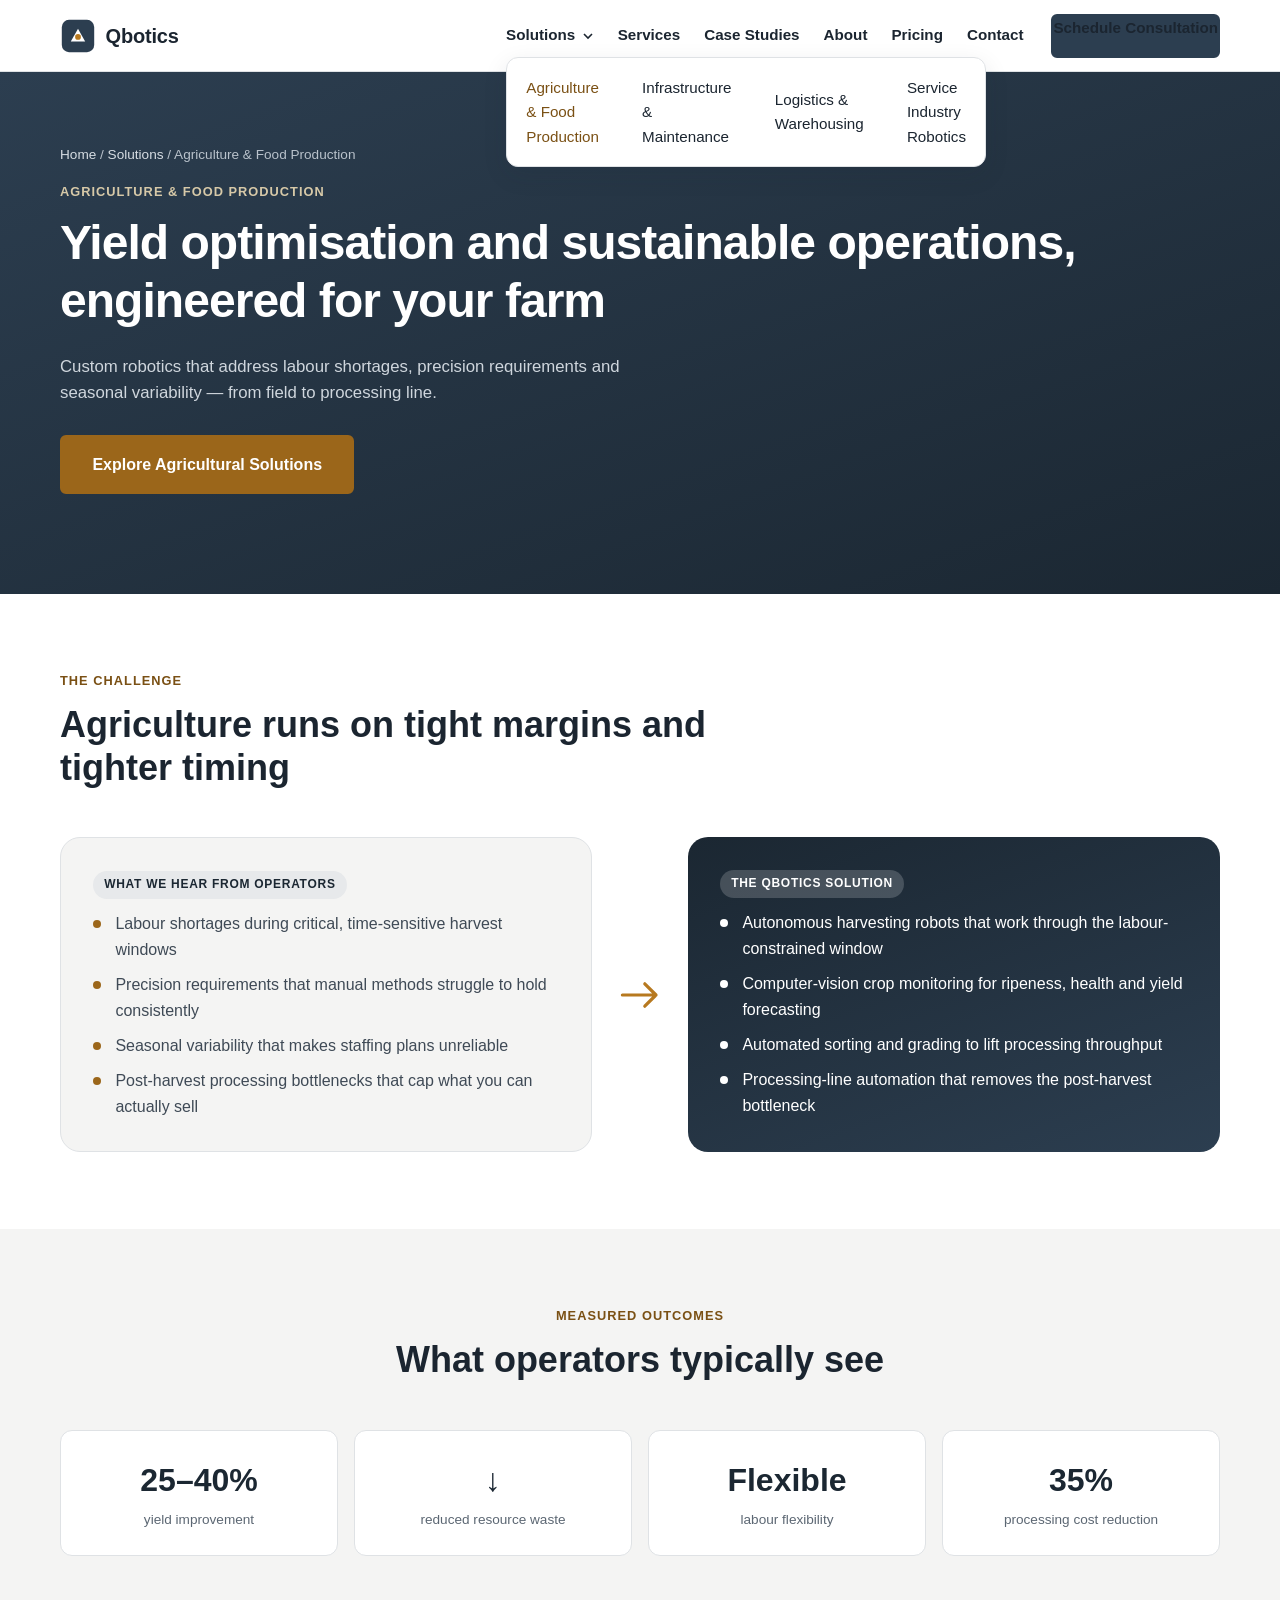
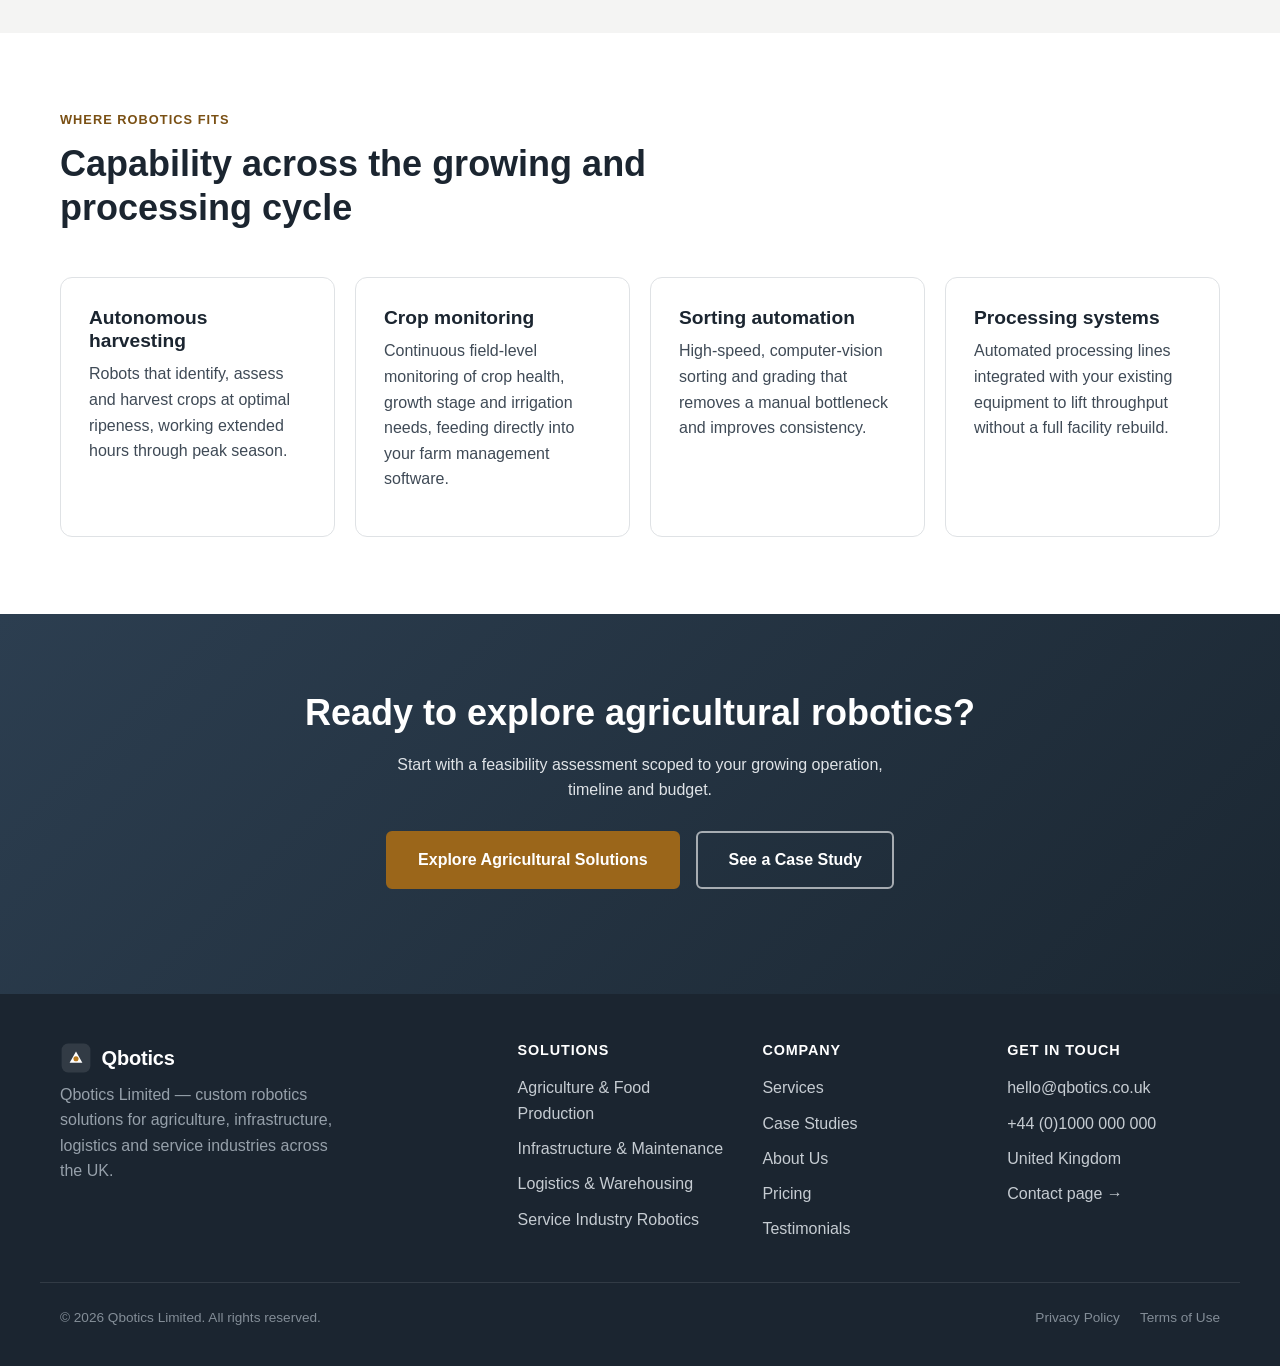
<file: agriculture.html>
<!DOCTYPE html>
<html lang="en-GB">
<head>
  <meta charset="UTF-8">
  <meta name="viewport" content="width=device-width, initial-scale=1.0">
  <title>Agriculture &amp; Food Production Robotics | Qbotics</title>
  <meta name="description" content="Custom robotics for agriculture and food production: autonomous harvesting, crop monitoring, sorting automation and processing systems that improve yield and cut labour pressure.">
  <meta property="og:title" content="Agriculture & Food Production Robotics | Qbotics">
  <meta property="og:description" content="Autonomous harvesting, crop monitoring, sorting and processing automation for yield optimisation and sustainable operations.">
  <meta property="og:type" content="website">
  <meta property="og:url" content="https://www.qbotics.co.uk/agriculture.html">
  <link rel="canonical" href="https://www.qbotics.co.uk/agriculture.html">
  <link rel="icon" type="image/svg+xml" href="assets/favicon.svg">
  <link rel="preconnect" href="https://fonts.googleapis.com">
  <link rel="stylesheet" href="css/styles.css">
</head>
<body>
  <a class="skip-link" href="#main">Skip to main content</a>

  <header class="site-header">
    <div class="container header-inner">
      <a href="index.html" class="logo" aria-label="Qbotics home">
        <span class="logo-mark" aria-hidden="true">
          <svg viewBox="0 0 40 40" width="36" height="36" role="img" aria-hidden="true">
            <rect x="2" y="2" width="36" height="36" rx="8" fill="#2C3E50"/>
            <path d="M12 26 L20 12 L28 26 Z" fill="#ffffff"/>
            <circle cx="20" cy="21" r="3.2" fill="#B7791F"/>
          </svg>
        </span>
        <span class="logo-text">Qbotics</span>
      </a>
      <button class="nav-toggle" id="navToggle" aria-expanded="false" aria-controls="primaryNav" aria-label="Toggle navigation menu">
        <span></span><span></span><span></span>
      </button>
      <nav class="primary-nav" id="primaryNav" aria-label="Primary">
        <ul>
          <li class="has-dropdown">
            <button class="dropdown-toggle" aria-expanded="false" aria-haspopup="true">Solutions
              <svg width="12" height="12" viewBox="0 0 12 12" aria-hidden="true"><path d="M2 4l4 4 4-4" stroke="currentColor" stroke-width="1.6" fill="none"/></svg>
            </button>
            <ul class="dropdown-menu">
              <li><a href="agriculture.html" aria-current="page">Agriculture &amp; Food Production</a></li>
              <li><a href="infrastructure.html">Infrastructure &amp; Maintenance</a></li>
              <li><a href="logistics.html">Logistics &amp; Warehousing</a></li>
              <li><a href="service-industry.html">Service Industry Robotics</a></li>
            </ul>
          </li>
          <li><a href="services.html">Services</a></li>
          <li><a href="case-studies.html">Case Studies</a></li>
          <li><a href="about.html">About</a></li>
          <li><a href="pricing.html">Pricing</a></li>
          <li><a href="contact.html">Contact</a></li>
        </ul>
        <a href="contact.html" class="btn btn-primary nav-cta">Schedule Consultation</a>
      </nav>
    </div>
  </header>

  <main id="main">
    <section class="page-hero">
      <div class="container">
        <p class="breadcrumbs"><a href="index.html">Home</a> / <a href="index.html#sectors">Solutions</a> / Agriculture &amp; Food Production</p>
        <p class="eyebrow eyebrow-light">Agriculture &amp; Food Production</p>
        <h1>Yield optimisation and sustainable operations, engineered for your farm</h1>
        <p class="section-lead">
          Custom robotics that address labour shortages, precision requirements and
          seasonal variability &mdash; from field to processing line.
        </p>
        <div class="hero-actions">
          <a href="contact.html?sector=agriculture" class="btn btn-signal btn-lg">Explore Agricultural Solutions</a>
        </div>
      </div>
    </section>

    <section class="section">
      <div class="container">
        <div class="section-head">
          <p class="eyebrow">The challenge</p>
          <h2>Agriculture runs on tight margins and tighter timing</h2>
        </div>
        <div class="ps-grid">
          <div class="ps-card ps-problem">
            <span class="ps-tag">What we hear from operators</span>
            <ul>
              <li>Labour shortages during critical, time-sensitive harvest windows</li>
              <li>Precision requirements that manual methods struggle to hold consistently</li>
              <li>Seasonal variability that makes staffing plans unreliable</li>
              <li>Post-harvest processing bottlenecks that cap what you can actually sell</li>
            </ul>
          </div>
          <div class="ps-arrow" aria-hidden="true">
            <svg viewBox="0 0 60 60" width="48" height="48"><path d="M8 30 H50 M36 16 L50 30 L36 44" stroke="#B7791F" stroke-width="4" fill="none" stroke-linecap="round" stroke-linejoin="round"/></svg>
          </div>
          <div class="ps-card ps-solution">
            <span class="ps-tag ps-tag-solution">The Qbotics solution</span>
            <ul>
              <li>Autonomous harvesting robots that work through the labour-constrained window</li>
              <li>Computer-vision crop monitoring for ripeness, health and yield forecasting</li>
              <li>Automated sorting and grading to lift processing throughput</li>
              <li>Processing-line automation that removes the post-harvest bottleneck</li>
            </ul>
          </div>
        </div>
      </div>
    </section>

    <section class="section section-alt">
      <div class="container">
        <div class="section-head section-head-center">
          <p class="eyebrow">Measured outcomes</p>
          <h2>What operators typically see</h2>
        </div>
        <div class="trust-side" style="grid-template-columns: repeat(auto-fit, minmax(180px, 1fr));">
          <div class="stat-block"><strong>25&ndash;40%</strong><span>yield improvement</span></div>
          <div class="stat-block"><strong>&darr;</strong><span>reduced resource waste</span></div>
          <div class="stat-block"><strong>Flexible</strong><span>labour flexibility</span></div>
          <div class="stat-block"><strong>35%</strong><span>processing cost reduction</span></div>
        </div>
      </div>
    </section>

    <section class="section">
      <div class="container">
        <div class="section-head">
          <p class="eyebrow">Where robotics fits</p>
          <h2>Capability across the growing and processing cycle</h2>
        </div>
        <div class="cap-grid">
          <div class="cap-card">
            <h3>Autonomous harvesting</h3>
            <p>Robots that identify, assess and harvest crops at optimal ripeness, working extended hours through peak season.</p>
          </div>
          <div class="cap-card">
            <h3>Crop monitoring</h3>
            <p>Continuous field-level monitoring of crop health, growth stage and irrigation needs, feeding directly into your farm management software.</p>
          </div>
          <div class="cap-card">
            <h3>Sorting automation</h3>
            <p>High-speed, computer-vision sorting and grading that removes a manual bottleneck and improves consistency.</p>
          </div>
          <div class="cap-card">
            <h3>Processing systems</h3>
            <p>Automated processing lines integrated with your existing equipment to lift throughput without a full facility rebuild.</p>
          </div>
        </div>
      </div>
    </section>

    <section class="cta-band">
      <div class="container cta-band-inner">
        <h2>Ready to explore agricultural robotics?</h2>
        <p>Start with a feasibility assessment scoped to your growing operation, timeline and budget.</p>
        <div class="hero-actions">
          <a href="contact.html?sector=agriculture" class="btn btn-signal btn-lg">Explore Agricultural Solutions</a>
          <a href="case-studies.html" class="btn btn-outline-light btn-lg">See a Case Study</a>
        </div>
      </div>
    </section>
  </main>

  <footer class="site-footer">
    <div class="container footer-grid">
      <div class="footer-brand">
        <a href="index.html" class="logo" aria-label="Qbotics home">
          <span class="logo-mark" aria-hidden="true">
            <svg viewBox="0 0 40 40" width="32" height="32" role="img" aria-hidden="true">
              <rect x="2" y="2" width="36" height="36" rx="8" fill="#ffffff" opacity="0.1"/>
              <path d="M12 26 L20 12 L28 26 Z" fill="#ffffff"/>
              <circle cx="20" cy="21" r="3.2" fill="#B7791F"/>
            </svg>
          </span>
          <span class="logo-text">Qbotics</span>
        </a>
        <p>Qbotics Limited &mdash; custom robotics solutions for agriculture, infrastructure, logistics and service industries across the UK.</p>
      </div>
      <nav class="footer-nav" aria-label="Footer solutions">
        <h3>Solutions</h3>
        <ul>
          <li><a href="agriculture.html">Agriculture &amp; Food Production</a></li>
          <li><a href="infrastructure.html">Infrastructure &amp; Maintenance</a></li>
          <li><a href="logistics.html">Logistics &amp; Warehousing</a></li>
          <li><a href="service-industry.html">Service Industry Robotics</a></li>
        </ul>
      </nav>
      <nav class="footer-nav" aria-label="Footer company">
        <h3>Company</h3>
        <ul>
          <li><a href="services.html">Services</a></li>
          <li><a href="case-studies.html">Case Studies</a></li>
          <li><a href="about.html">About Us</a></li>
          <li><a href="pricing.html">Pricing</a></li>
          <li><a href="testimonials.html">Testimonials</a></li>
        </ul>
      </nav>
      <div class="footer-contact">
        <h3>Get in touch</h3>
        <ul>
          <li><a href="mailto:hello@qbotics.co.uk">hello@qbotics.co.uk</a></li>
          <li><a href="tel:+441000000000">+44 (0)1000 000 000</a></li>
          <li>United Kingdom</li>
          <li><a href="contact.html">Contact page &rarr;</a></li>
        </ul>
      </div>
    </div>
    <div class="container footer-bottom">
      <p>&copy; <span id="year">2026</span> Qbotics Limited. All rights reserved.</p>
      <ul class="legal-links"><li><a href="#">Privacy Policy</a></li><li><a href="#">Terms of Use</a></li></ul>
    </div>
  </footer>

  <script src="js/main.js"></script>
</body>
</html>
</file>
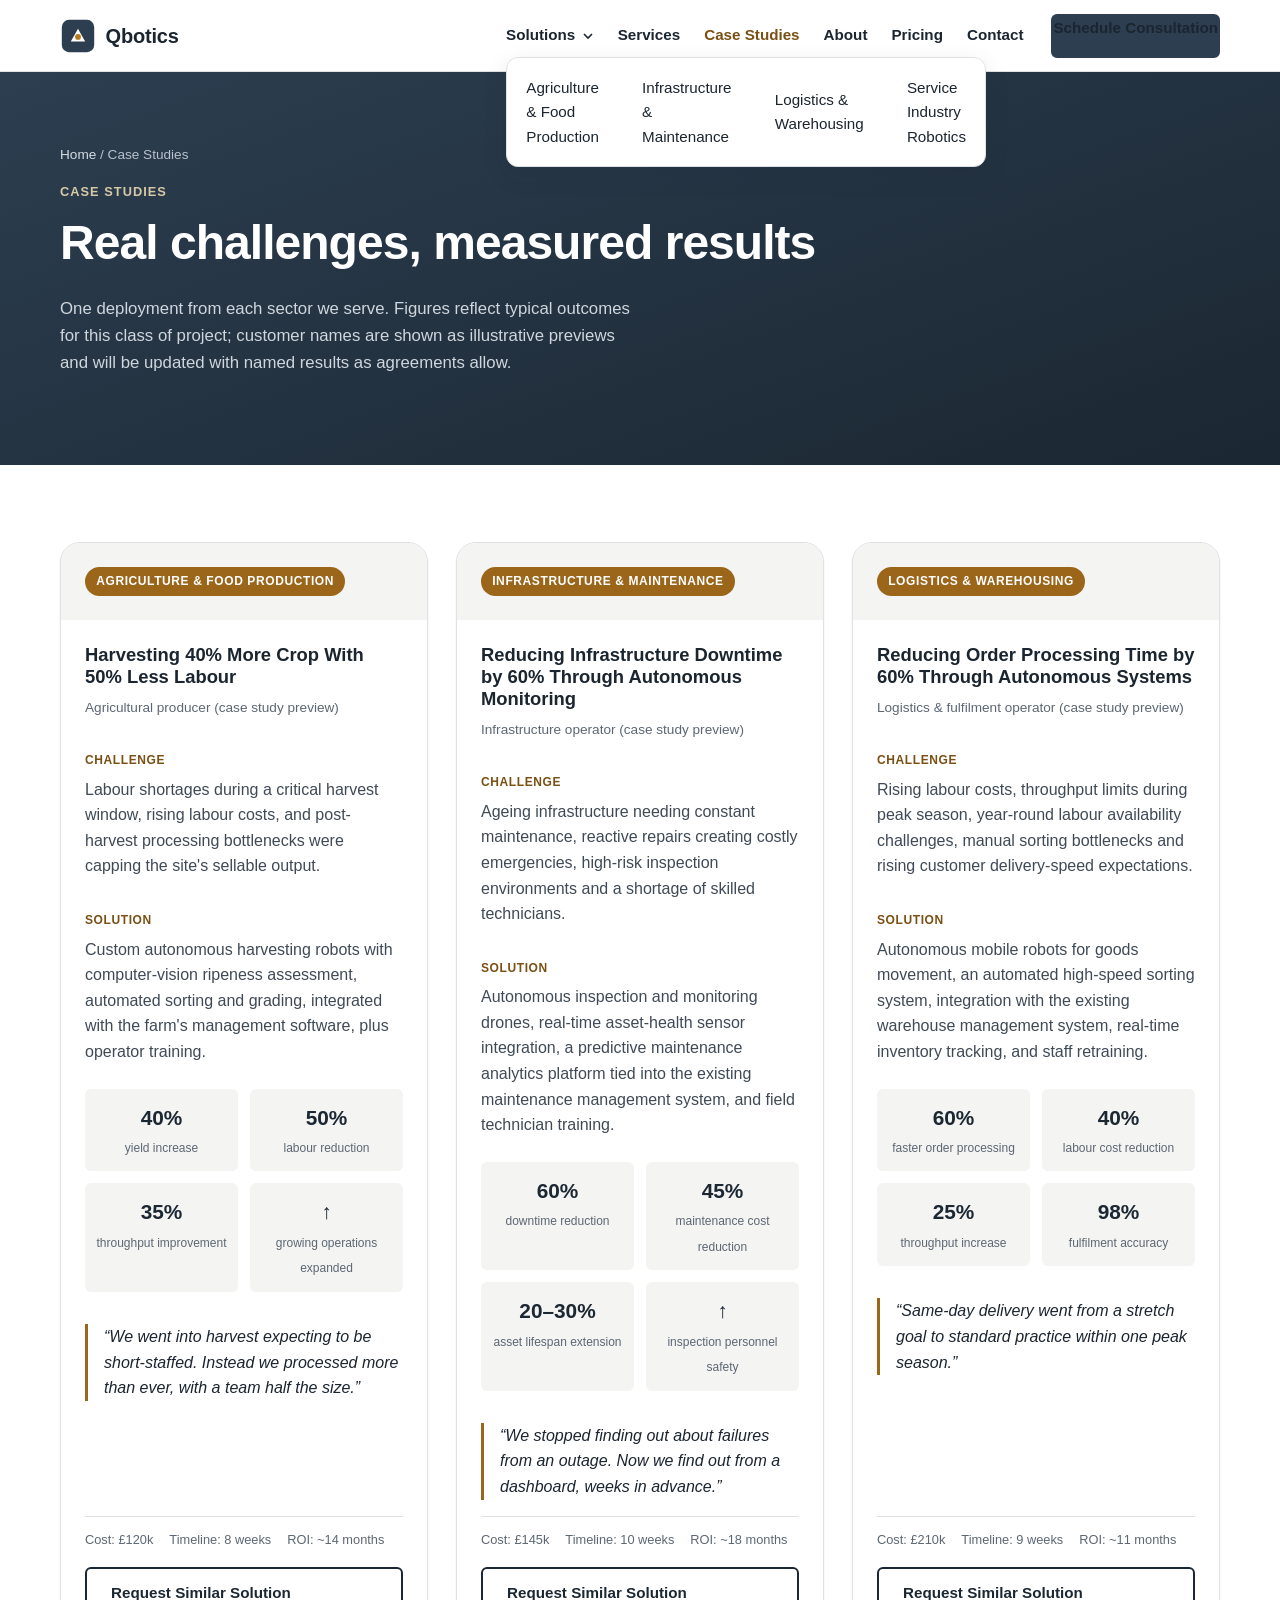
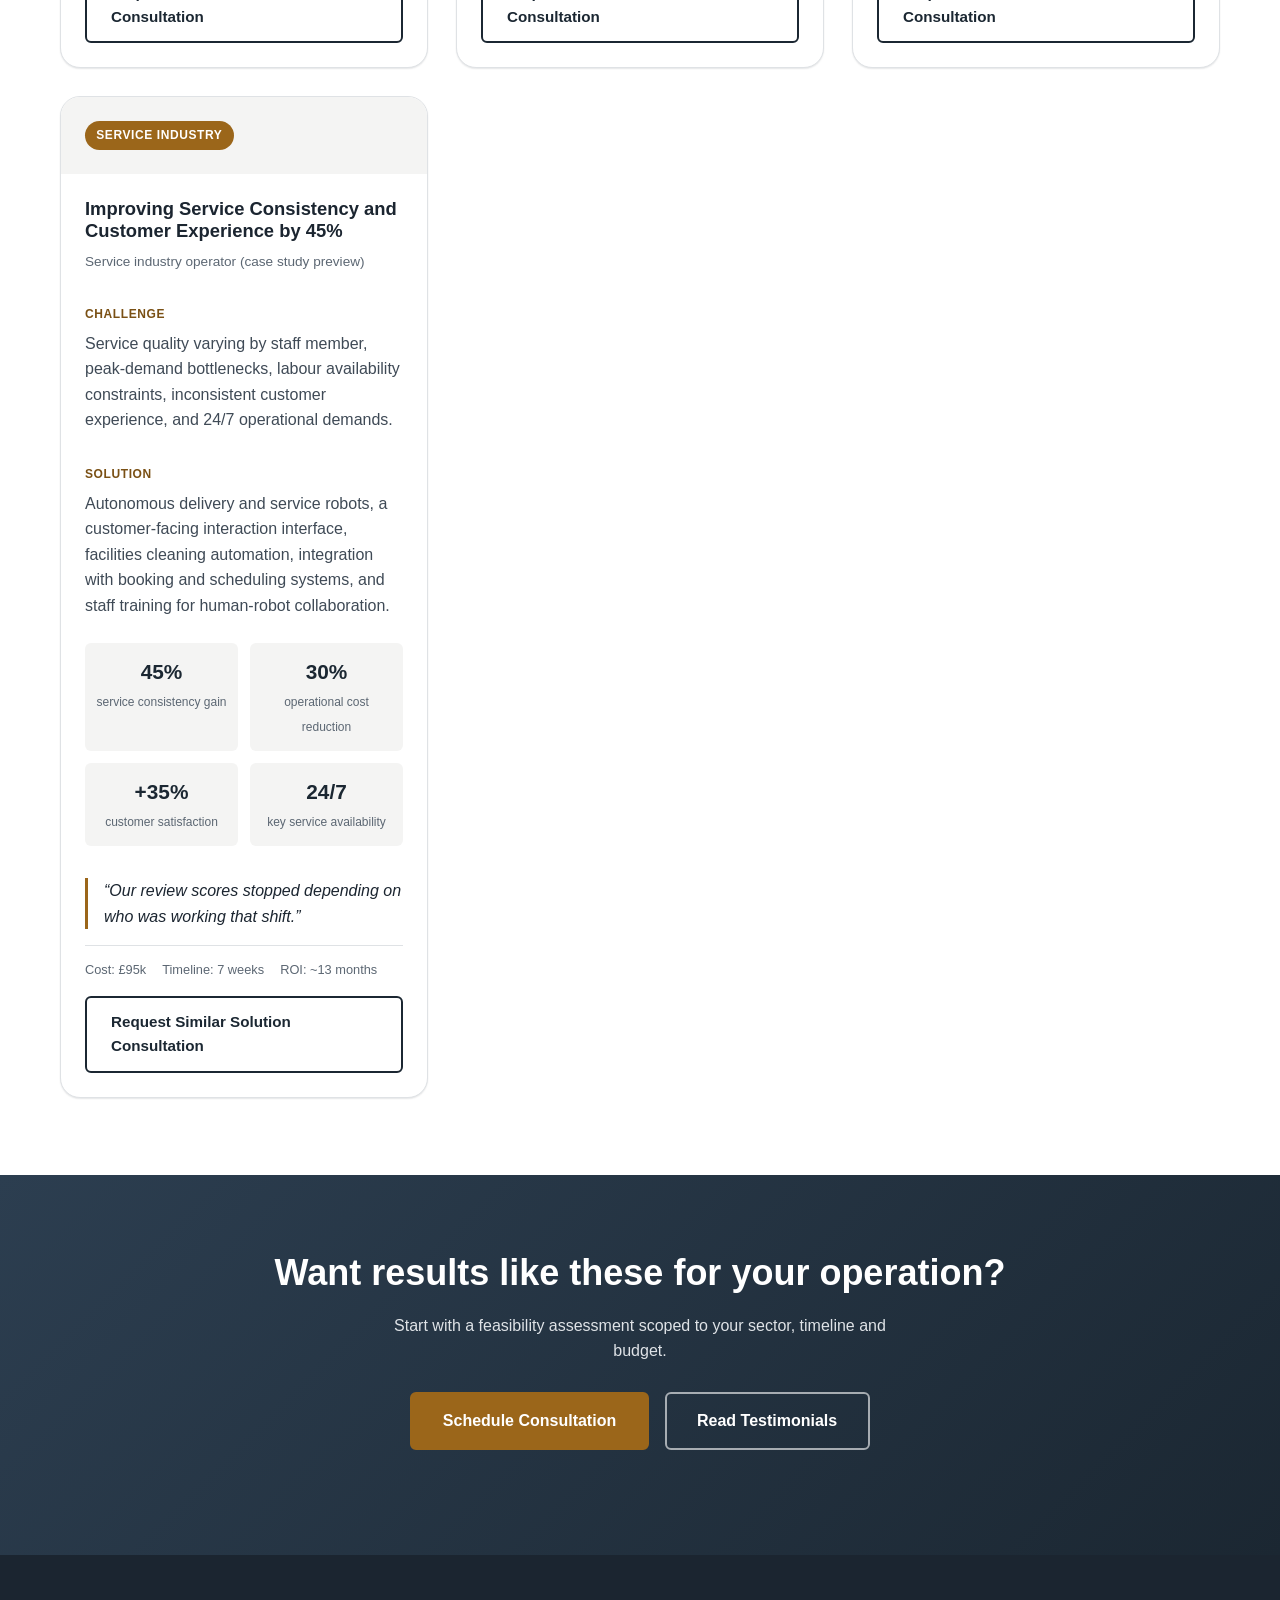
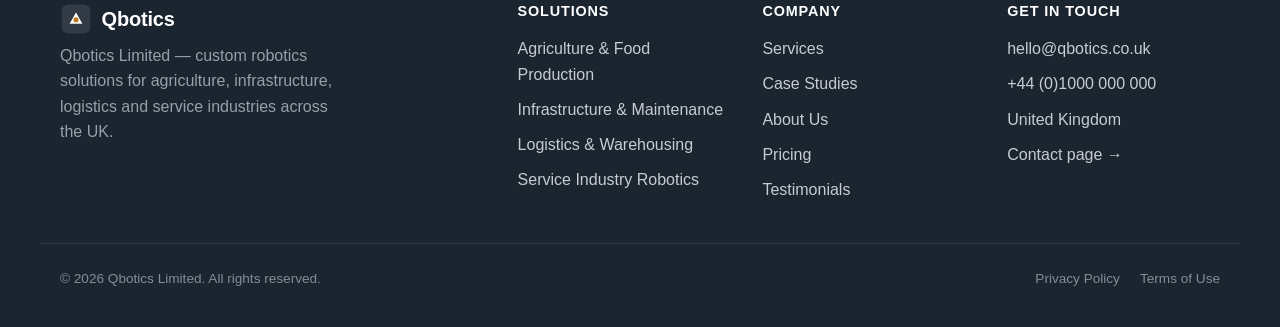
<file: case-studies.html>
<!DOCTYPE html>
<html lang="en-GB">
<head>
  <meta charset="UTF-8">
  <meta name="viewport" content="width=device-width, initial-scale=1.0">
  <title>Case Studies | Qbotics</title>
  <meta name="description" content="Qbotics case studies across agriculture, infrastructure, logistics and service industries — challenge, solution, and measured results from each deployment.">
  <meta property="og:title" content="Case Studies | Qbotics">
  <meta property="og:description" content="See how custom robotics deployments performed across agriculture, infrastructure, logistics and service industries.">
  <meta property="og:type" content="website">
  <meta property="og:url" content="https://www.qbotics.co.uk/case-studies.html">
  <link rel="canonical" href="https://www.qbotics.co.uk/case-studies.html">
  <link rel="icon" type="image/svg+xml" href="assets/favicon.svg">
  <link rel="preconnect" href="https://fonts.googleapis.com">
  <link rel="stylesheet" href="css/styles.css">
</head>
<body>
  <a class="skip-link" href="#main">Skip to main content</a>

  <header class="site-header">
    <div class="container header-inner">
      <a href="index.html" class="logo" aria-label="Qbotics home">
        <span class="logo-mark" aria-hidden="true">
          <svg viewBox="0 0 40 40" width="36" height="36" role="img" aria-hidden="true">
            <rect x="2" y="2" width="36" height="36" rx="8" fill="#2C3E50"/>
            <path d="M12 26 L20 12 L28 26 Z" fill="#ffffff"/>
            <circle cx="20" cy="21" r="3.2" fill="#B7791F"/>
          </svg>
        </span>
        <span class="logo-text">Qbotics</span>
      </a>
      <button class="nav-toggle" id="navToggle" aria-expanded="false" aria-controls="primaryNav" aria-label="Toggle navigation menu">
        <span></span><span></span><span></span>
      </button>
      <nav class="primary-nav" id="primaryNav" aria-label="Primary">
        <ul>
          <li class="has-dropdown">
            <button class="dropdown-toggle" aria-expanded="false" aria-haspopup="true">Solutions
              <svg width="12" height="12" viewBox="0 0 12 12" aria-hidden="true"><path d="M2 4l4 4 4-4" stroke="currentColor" stroke-width="1.6" fill="none"/></svg>
            </button>
            <ul class="dropdown-menu">
              <li><a href="agriculture.html">Agriculture &amp; Food Production</a></li>
              <li><a href="infrastructure.html">Infrastructure &amp; Maintenance</a></li>
              <li><a href="logistics.html">Logistics &amp; Warehousing</a></li>
              <li><a href="service-industry.html">Service Industry Robotics</a></li>
            </ul>
          </li>
          <li><a href="services.html">Services</a></li>
          <li><a href="case-studies.html" aria-current="page">Case Studies</a></li>
          <li><a href="about.html">About</a></li>
          <li><a href="pricing.html">Pricing</a></li>
          <li><a href="contact.html">Contact</a></li>
        </ul>
        <a href="contact.html" class="btn btn-primary nav-cta">Schedule Consultation</a>
      </nav>
    </div>
  </header>

  <main id="main">
    <section class="page-hero">
      <div class="container">
        <p class="breadcrumbs"><a href="index.html">Home</a> / Case Studies</p>
        <p class="eyebrow eyebrow-light">Case studies</p>
        <h1>Real challenges, measured results</h1>
        <p class="section-lead">
          One deployment from each sector we serve. Figures reflect typical outcomes for
          this class of project; customer names are shown as illustrative previews and
          will be updated with named results as agreements allow.
        </p>
      </div>
    </section>

    <section class="section">
      <div class="container">
        <div class="cs-grid">

          <article class="cs-card">
            <div class="cs-card-head">
              <span class="cs-sector-badge">Agriculture &amp; Food Production</span>
            </div>
            <div class="cs-card-body">
              <h3>Harvesting 40% More Crop With 50% Less Labour</h3>
              <p class="cs-org">Agricultural producer (case study preview)</p>
              <p class="cs-section-label">Challenge</p>
              <p>Labour shortages during a critical harvest window, rising labour costs, and post-harvest processing bottlenecks were capping the site's sellable output.</p>
              <p class="cs-section-label">Solution</p>
              <p>Custom autonomous harvesting robots with computer-vision ripeness assessment, automated sorting and grading, integrated with the farm's management software, plus operator training.</p>
              <div class="cs-results">
                <div class="cs-result"><strong>40%</strong><span>yield increase</span></div>
                <div class="cs-result"><strong>50%</strong><span>labour reduction</span></div>
                <div class="cs-result"><strong>35%</strong><span>throughput improvement</span></div>
                <div class="cs-result"><strong>&uarr;</strong><span>growing operations expanded</span></div>
              </div>
              <blockquote class="cs-quote">&ldquo;We went into harvest expecting to be short-staffed. Instead we processed more than ever, with a team half the size.&rdquo;</blockquote>
              <div class="cs-meta">
                <span>Cost: £120k</span><span>Timeline: 8 weeks</span><span>ROI: ~14 months</span>
              </div>
              <a href="contact.html?sector=agriculture" class="btn btn-outline">Request Similar Solution Consultation</a>
            </div>
          </article>

          <article class="cs-card">
            <div class="cs-card-head">
              <span class="cs-sector-badge">Infrastructure &amp; Maintenance</span>
            </div>
            <div class="cs-card-body">
              <h3>Reducing Infrastructure Downtime by 60% Through Autonomous Monitoring</h3>
              <p class="cs-org">Infrastructure operator (case study preview)</p>
              <p class="cs-section-label">Challenge</p>
              <p>Ageing infrastructure needing constant maintenance, reactive repairs creating costly emergencies, high-risk inspection environments and a shortage of skilled technicians.</p>
              <p class="cs-section-label">Solution</p>
              <p>Autonomous inspection and monitoring drones, real-time asset-health sensor integration, a predictive maintenance analytics platform tied into the existing maintenance management system, and field technician training.</p>
              <div class="cs-results">
                <div class="cs-result"><strong>60%</strong><span>downtime reduction</span></div>
                <div class="cs-result"><strong>45%</strong><span>maintenance cost reduction</span></div>
                <div class="cs-result"><strong>20&ndash;30%</strong><span>asset lifespan extension</span></div>
                <div class="cs-result"><strong>&uarr;</strong><span>inspection personnel safety</span></div>
              </div>
              <blockquote class="cs-quote">&ldquo;We stopped finding out about failures from an outage. Now we find out from a dashboard, weeks in advance.&rdquo;</blockquote>
              <div class="cs-meta">
                <span>Cost: £145k</span><span>Timeline: 10 weeks</span><span>ROI: ~18 months</span>
              </div>
              <a href="contact.html?sector=infrastructure" class="btn btn-outline">Request Similar Solution Consultation</a>
            </div>
          </article>

          <article class="cs-card">
            <div class="cs-card-head">
              <span class="cs-sector-badge">Logistics &amp; Warehousing</span>
            </div>
            <div class="cs-card-body">
              <h3>Reducing Order Processing Time by 60% Through Autonomous Systems</h3>
              <p class="cs-org">Logistics &amp; fulfilment operator (case study preview)</p>
              <p class="cs-section-label">Challenge</p>
              <p>Rising labour costs, throughput limits during peak season, year-round labour availability challenges, manual sorting bottlenecks and rising customer delivery-speed expectations.</p>
              <p class="cs-section-label">Solution</p>
              <p>Autonomous mobile robots for goods movement, an automated high-speed sorting system, integration with the existing warehouse management system, real-time inventory tracking, and staff retraining.</p>
              <div class="cs-results">
                <div class="cs-result"><strong>60%</strong><span>faster order processing</span></div>
                <div class="cs-result"><strong>40%</strong><span>labour cost reduction</span></div>
                <div class="cs-result"><strong>25%</strong><span>throughput increase</span></div>
                <div class="cs-result"><strong>98%</strong><span>fulfilment accuracy</span></div>
              </div>
              <blockquote class="cs-quote">&ldquo;Same-day delivery went from a stretch goal to standard practice within one peak season.&rdquo;</blockquote>
              <div class="cs-meta">
                <span>Cost: £210k</span><span>Timeline: 9 weeks</span><span>ROI: ~11 months</span>
              </div>
              <a href="contact.html?sector=logistics" class="btn btn-outline">Request Similar Solution Consultation</a>
            </div>
          </article>

          <article class="cs-card">
            <div class="cs-card-head">
              <span class="cs-sector-badge">Service Industry</span>
            </div>
            <div class="cs-card-body">
              <h3>Improving Service Consistency and Customer Experience by 45%</h3>
              <p class="cs-org">Service industry operator (case study preview)</p>
              <p class="cs-section-label">Challenge</p>
              <p>Service quality varying by staff member, peak-demand bottlenecks, labour availability constraints, inconsistent customer experience, and 24/7 operational demands.</p>
              <p class="cs-section-label">Solution</p>
              <p>Autonomous delivery and service robots, a customer-facing interaction interface, facilities cleaning automation, integration with booking and scheduling systems, and staff training for human-robot collaboration.</p>
              <div class="cs-results">
                <div class="cs-result"><strong>45%</strong><span>service consistency gain</span></div>
                <div class="cs-result"><strong>30%</strong><span>operational cost reduction</span></div>
                <div class="cs-result"><strong>+35%</strong><span>customer satisfaction</span></div>
                <div class="cs-result"><strong>24/7</strong><span>key service availability</span></div>
              </div>
              <blockquote class="cs-quote">&ldquo;Our review scores stopped depending on who was working that shift.&rdquo;</blockquote>
              <div class="cs-meta">
                <span>Cost: £95k</span><span>Timeline: 7 weeks</span><span>ROI: ~13 months</span>
              </div>
              <a href="contact.html?sector=service" class="btn btn-outline">Request Similar Solution Consultation</a>
            </div>
          </article>

        </div>
      </div>
    </section>

    <section class="cta-band">
      <div class="container cta-band-inner">
        <h2>Want results like these for your operation?</h2>
        <p>Start with a feasibility assessment scoped to your sector, timeline and budget.</p>
        <div class="hero-actions">
          <a href="contact.html" class="btn btn-signal btn-lg">Schedule Consultation</a>
          <a href="testimonials.html" class="btn btn-outline-light btn-lg">Read Testimonials</a>
        </div>
      </div>
    </section>
  </main>

  <footer class="site-footer">
    <div class="container footer-grid">
      <div class="footer-brand">
        <a href="index.html" class="logo" aria-label="Qbotics home">
          <span class="logo-mark" aria-hidden="true">
            <svg viewBox="0 0 40 40" width="32" height="32" role="img" aria-hidden="true">
              <rect x="2" y="2" width="36" height="36" rx="8" fill="#ffffff" opacity="0.1"/>
              <path d="M12 26 L20 12 L28 26 Z" fill="#ffffff"/>
              <circle cx="20" cy="21" r="3.2" fill="#B7791F"/>
            </svg>
          </span>
          <span class="logo-text">Qbotics</span>
        </a>
        <p>Qbotics Limited &mdash; custom robotics solutions for agriculture, infrastructure, logistics and service industries across the UK.</p>
      </div>
      <nav class="footer-nav" aria-label="Footer solutions">
        <h3>Solutions</h3>
        <ul>
          <li><a href="agriculture.html">Agriculture &amp; Food Production</a></li>
          <li><a href="infrastructure.html">Infrastructure &amp; Maintenance</a></li>
          <li><a href="logistics.html">Logistics &amp; Warehousing</a></li>
          <li><a href="service-industry.html">Service Industry Robotics</a></li>
        </ul>
      </nav>
      <nav class="footer-nav" aria-label="Footer company">
        <h3>Company</h3>
        <ul>
          <li><a href="services.html">Services</a></li>
          <li><a href="case-studies.html">Case Studies</a></li>
          <li><a href="about.html">About Us</a></li>
          <li><a href="pricing.html">Pricing</a></li>
          <li><a href="testimonials.html">Testimonials</a></li>
        </ul>
      </nav>
      <div class="footer-contact">
        <h3>Get in touch</h3>
        <ul>
          <li><a href="mailto:hello@qbotics.co.uk">hello@qbotics.co.uk</a></li>
          <li><a href="tel:+441000000000">+44 (0)1000 000 000</a></li>
          <li>United Kingdom</li>
          <li><a href="contact.html">Contact page &rarr;</a></li>
        </ul>
      </div>
    </div>
    <div class="container footer-bottom">
      <p>&copy; <span id="year">2026</span> Qbotics Limited. All rights reserved.</p>
      <ul class="legal-links"><li><a href="#">Privacy Policy</a></li><li><a href="#">Terms of Use</a></li></ul>
    </div>
  </footer>

  <script src="js/main.js"></script>
</body>
</html>
</file>
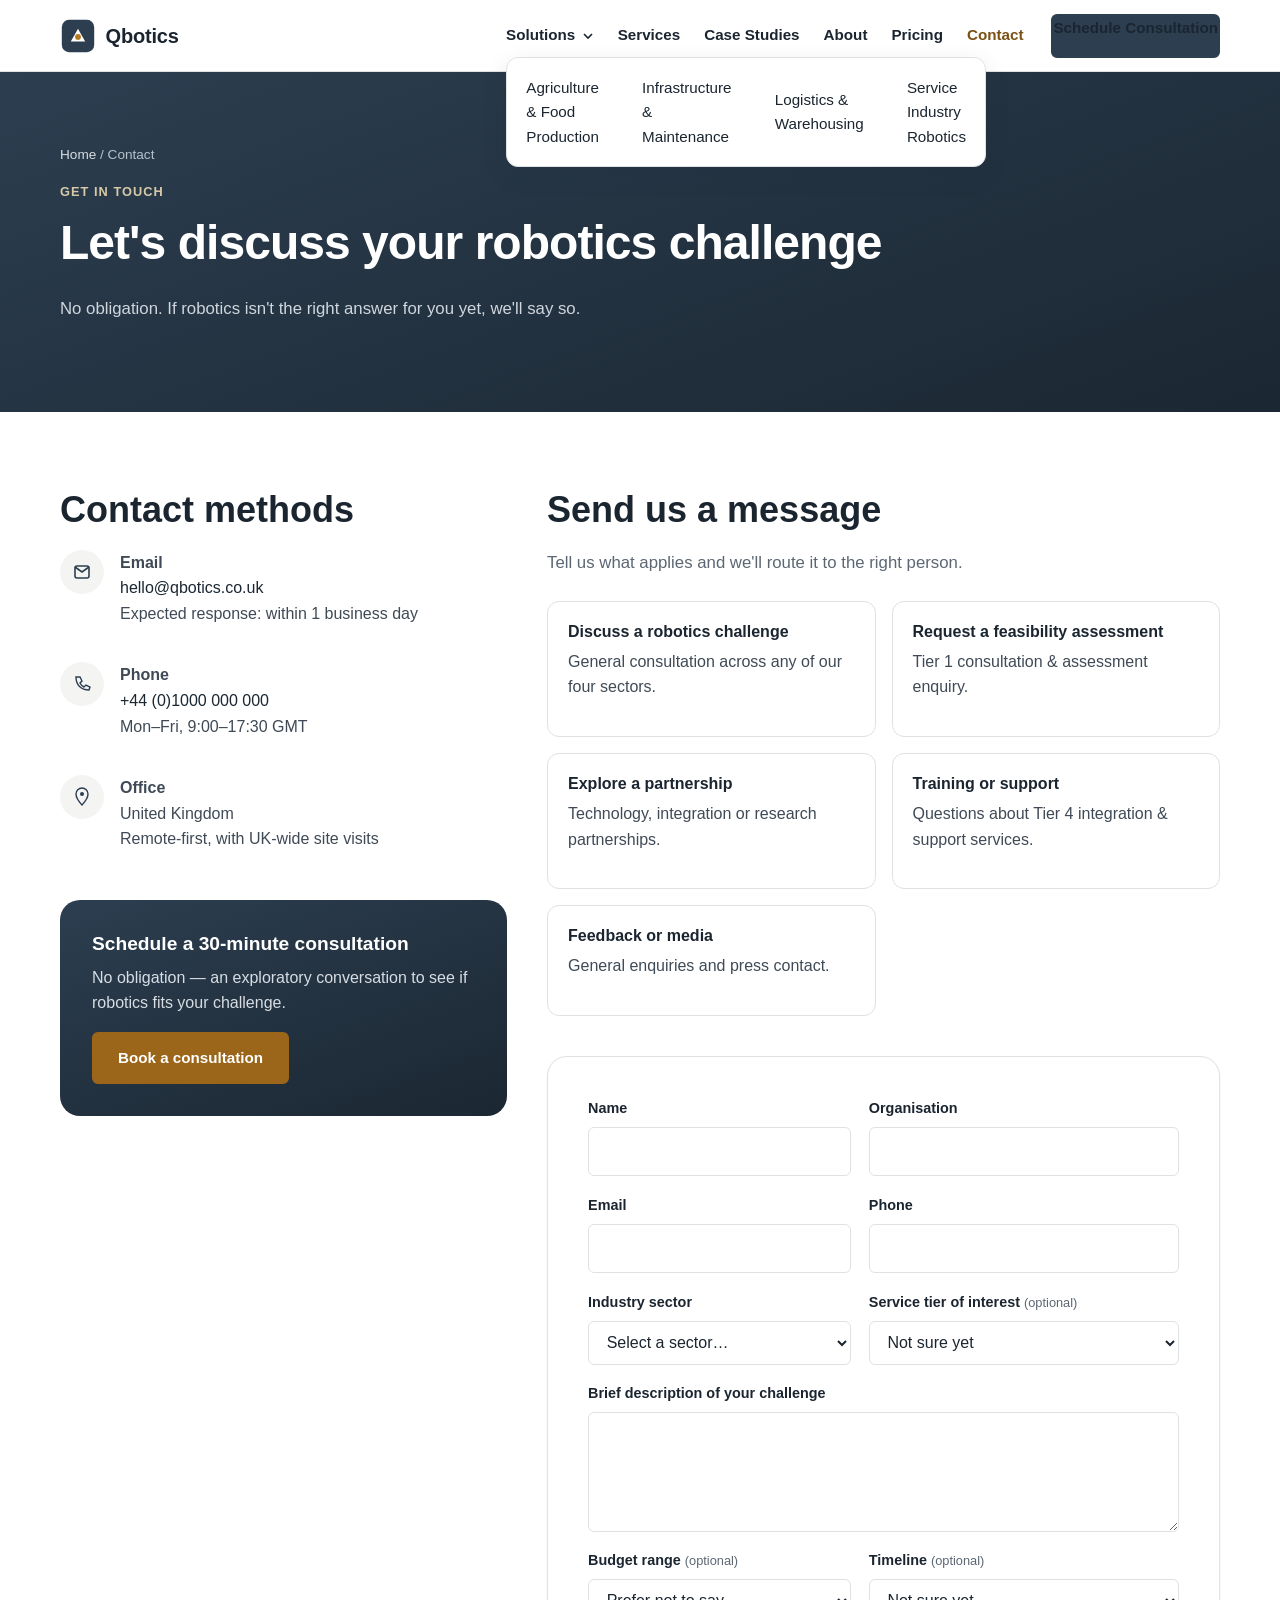
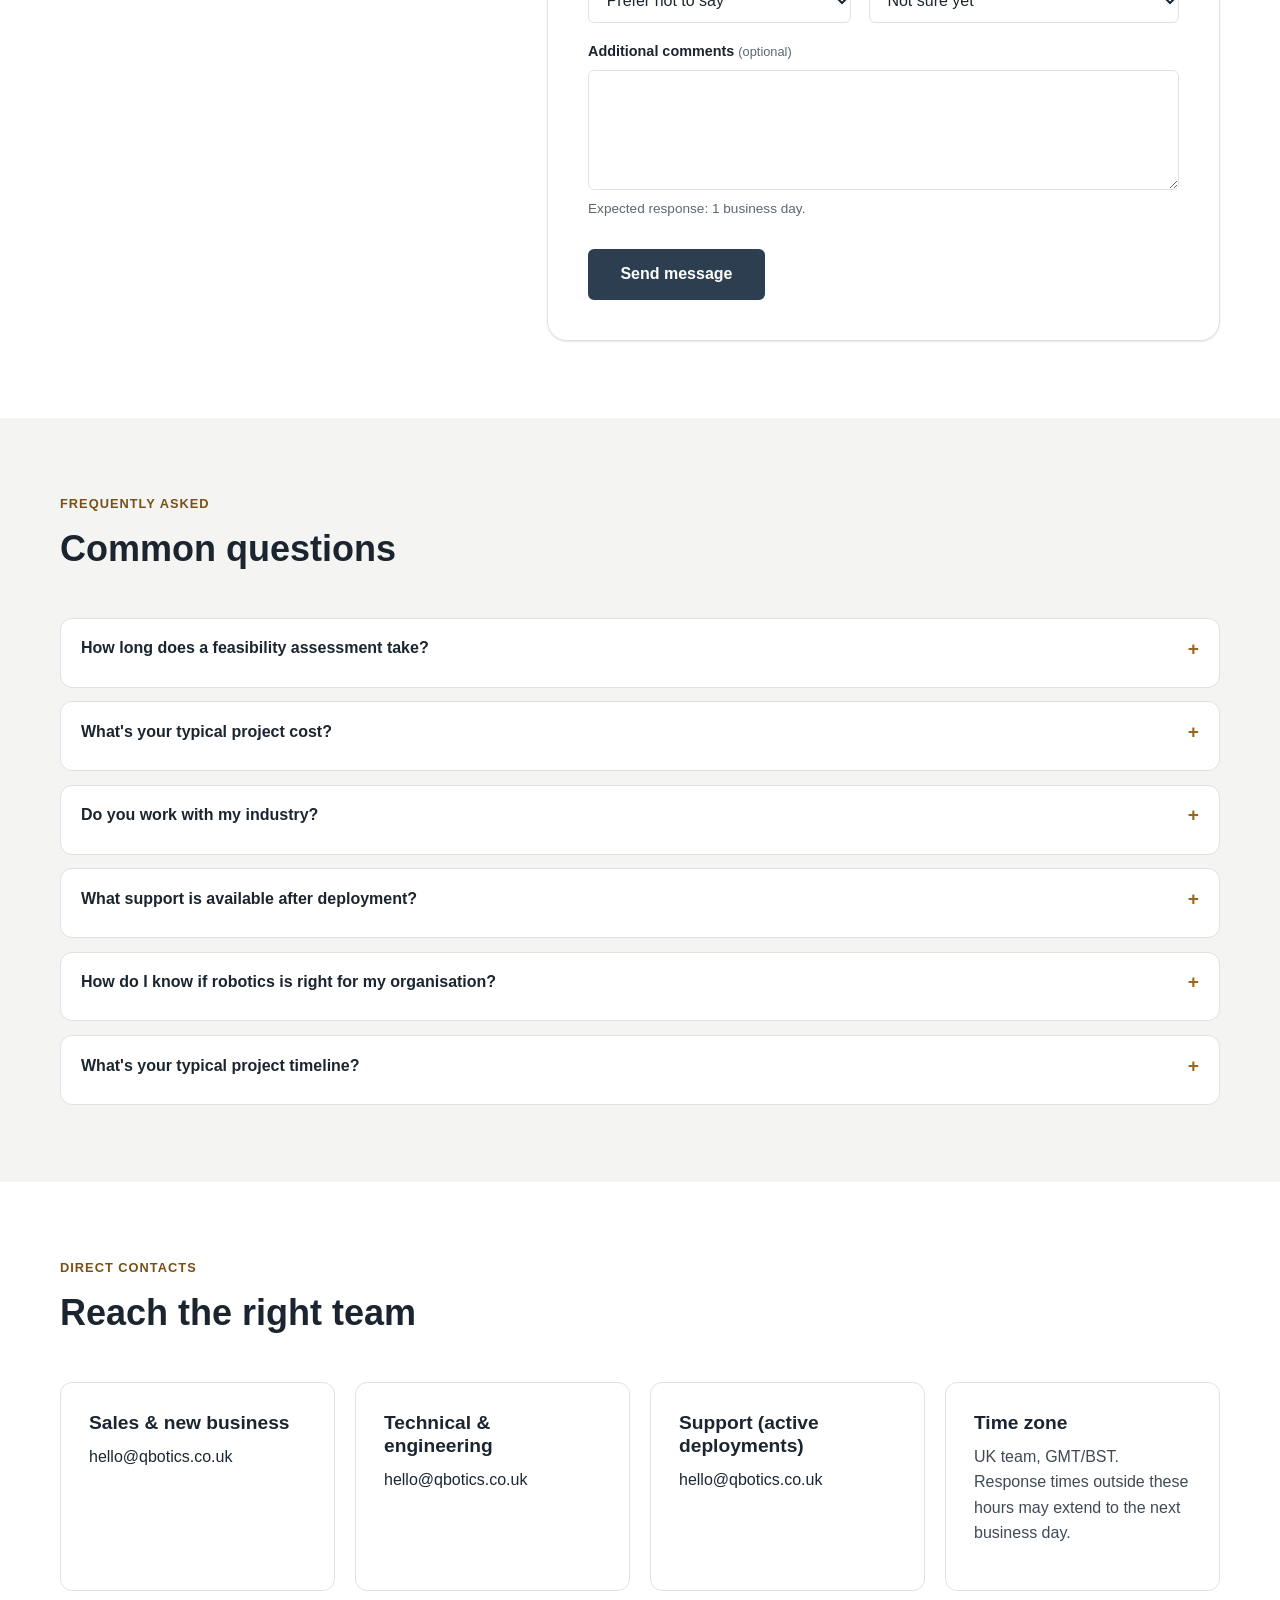
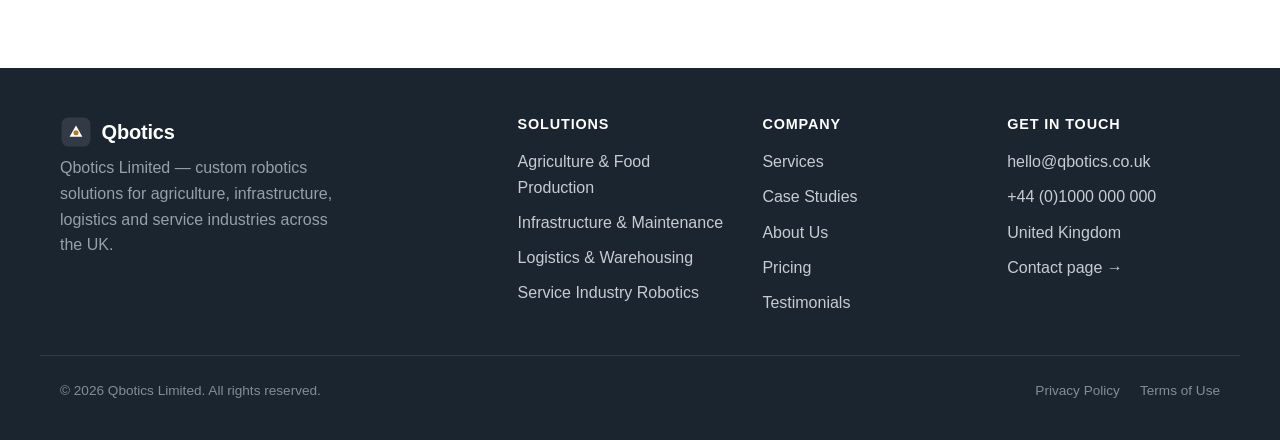
<file: contact.html>
<!DOCTYPE html>
<html lang="en-GB">
<head>
  <meta charset="UTF-8">
  <meta name="viewport" content="width=device-width, initial-scale=1.0">
  <title>Contact Us | Qbotics</title>
  <meta name="description" content="Get in touch with Qbotics — book a consultation, request a feasibility assessment, or ask about training and support for agriculture, infrastructure, logistics or service robotics.">
  <meta property="og:title" content="Contact Us | Qbotics">
  <meta property="og:description" content="Let's discuss your robotics challenge. Multiple contact routes, a 30-minute consultation booking, and answers to common questions.">
  <meta property="og:type" content="website">
  <meta property="og:url" content="https://www.qbotics.co.uk/contact.html">
  <link rel="canonical" href="https://www.qbotics.co.uk/contact.html">
  <link rel="icon" type="image/svg+xml" href="assets/favicon.svg">
  <link rel="preconnect" href="https://fonts.googleapis.com">
  <link rel="stylesheet" href="css/styles.css">
</head>
<body>
  <a class="skip-link" href="#main">Skip to main content</a>

  <header class="site-header">
    <div class="container header-inner">
      <a href="index.html" class="logo" aria-label="Qbotics home">
        <span class="logo-mark" aria-hidden="true">
          <svg viewBox="0 0 40 40" width="36" height="36" role="img" aria-hidden="true">
            <rect x="2" y="2" width="36" height="36" rx="8" fill="#2C3E50"/>
            <path d="M12 26 L20 12 L28 26 Z" fill="#ffffff"/>
            <circle cx="20" cy="21" r="3.2" fill="#B7791F"/>
          </svg>
        </span>
        <span class="logo-text">Qbotics</span>
      </a>
      <button class="nav-toggle" id="navToggle" aria-expanded="false" aria-controls="primaryNav" aria-label="Toggle navigation menu">
        <span></span><span></span><span></span>
      </button>
      <nav class="primary-nav" id="primaryNav" aria-label="Primary">
        <ul>
          <li class="has-dropdown">
            <button class="dropdown-toggle" aria-expanded="false" aria-haspopup="true">Solutions
              <svg width="12" height="12" viewBox="0 0 12 12" aria-hidden="true"><path d="M2 4l4 4 4-4" stroke="currentColor" stroke-width="1.6" fill="none"/></svg>
            </button>
            <ul class="dropdown-menu">
              <li><a href="agriculture.html">Agriculture &amp; Food Production</a></li>
              <li><a href="infrastructure.html">Infrastructure &amp; Maintenance</a></li>
              <li><a href="logistics.html">Logistics &amp; Warehousing</a></li>
              <li><a href="service-industry.html">Service Industry Robotics</a></li>
            </ul>
          </li>
          <li><a href="services.html">Services</a></li>
          <li><a href="case-studies.html">Case Studies</a></li>
          <li><a href="about.html">About</a></li>
          <li><a href="pricing.html">Pricing</a></li>
          <li><a href="contact.html" aria-current="page">Contact</a></li>
        </ul>
        <a href="contact.html" class="btn btn-primary nav-cta">Schedule Consultation</a>
      </nav>
    </div>
  </header>

  <main id="main">
    <section class="page-hero">
      <div class="container">
        <p class="breadcrumbs"><a href="index.html">Home</a> / Contact</p>
        <p class="eyebrow eyebrow-light">Get in touch</p>
        <h1>Let's discuss your robotics challenge</h1>
        <p class="section-lead">No obligation. If robotics isn't the right answer for you yet, we'll say so.</p>
      </div>
    </section>

    <section class="section">
      <div class="container contact-grid">
        <div>
          <h2>Contact methods</h2>
          <div class="contact-methods">
            <div class="contact-method">
              <span class="contact-method-icon" aria-hidden="true">
                <svg width="20" height="20" viewBox="0 0 20 20"><path d="M3 5l7 5 7-5" stroke="#2C3E50" stroke-width="1.6" fill="none"/><rect x="3" y="4" width="14" height="12" rx="2" fill="none" stroke="#2C3E50" stroke-width="1.6"/></svg>
              </span>
              <div>
                <strong>Email</strong>
                <p><a href="mailto:hello@qbotics.co.uk">hello@qbotics.co.uk</a><br>Expected response: within 1 business day</p>
              </div>
            </div>
            <div class="contact-method">
              <span class="contact-method-icon" aria-hidden="true">
                <svg width="20" height="20" viewBox="0 0 20 20"><path d="M4 3c0 8 5 13 13 13l1-3-4-2-2 2c-2-1-3-2-4-4l2-2-2-4z" fill="none" stroke="#2C3E50" stroke-width="1.4"/></svg>
              </span>
              <div>
                <strong>Phone</strong>
                <p><a href="tel:+441000000000">+44 (0)1000 000 000</a><br>Mon&ndash;Fri, 9:00&ndash;17:30 GMT</p>
              </div>
            </div>
            <div class="contact-method">
              <span class="contact-method-icon" aria-hidden="true">
                <svg width="20" height="20" viewBox="0 0 20 20"><path d="M10 18s6-6.5 6-11a6 6 0 0 0-12 0c0 4.5 6 11 6 11z" fill="none" stroke="#2C3E50" stroke-width="1.4"/><circle cx="10" cy="7" r="2" fill="#2C3E50"/></svg>
              </span>
              <div>
                <strong>Office</strong>
                <p>United Kingdom<br>Remote-first, with UK-wide site visits</p>
              </div>
            </div>
          </div>

          <div class="booking-card" style="margin-top: 2rem;">
            <h3>Schedule a 30-minute consultation</h3>
            <p>No obligation — an exploratory conversation to see if robotics fits your challenge.</p>
            <a href="mailto:hello@qbotics.co.uk?subject=Consultation%20request" class="btn btn-signal">Book a consultation</a>
          </div>
        </div>

        <div>
          <h2>Send us a message</h2>
          <p class="section-lead">Tell us what applies and we'll route it to the right person.</p>

          <div class="enquiry-grid" aria-label="Enquiry types">
            <div class="enquiry-card"><h3>Discuss a robotics challenge</h3><p>General consultation across any of our four sectors.</p></div>
            <div class="enquiry-card"><h3>Request a feasibility assessment</h3><p>Tier 1 consultation &amp; assessment enquiry.</p></div>
            <div class="enquiry-card"><h3>Explore a partnership</h3><p>Technology, integration or research partnerships.</p></div>
            <div class="enquiry-card"><h3>Training or support</h3><p>Questions about Tier 4 integration &amp; support services.</p></div>
            <div class="enquiry-card"><h3>Feedback or media</h3><p>General enquiries and press contact.</p></div>
          </div>

          <div class="form-card">
            <form id="contactForm">
              <div class="form-grid">
                <div class="form-field">
                  <label for="name">Name</label>
                  <input type="text" id="name" name="name" required autocomplete="name">
                </div>
                <div class="form-field">
                  <label for="organisation">Organisation</label>
                  <input type="text" id="organisation" name="organisation" required autocomplete="organization">
                </div>
                <div class="form-field">
                  <label for="email">Email</label>
                  <input type="email" id="email" name="email" required autocomplete="email">
                </div>
                <div class="form-field">
                  <label for="phone">Phone</label>
                  <input type="tel" id="phone" name="phone" autocomplete="tel">
                </div>
                <div class="form-field">
                  <label for="sector">Industry sector</label>
                  <select id="sector" name="sector" required>
                    <option value="">Select a sector&hellip;</option>
                    <option>Agriculture &amp; Food Production</option>
                    <option>Infrastructure &amp; Maintenance</option>
                    <option>Logistics &amp; Warehousing</option>
                    <option>Service Industry</option>
                    <option>Other / not sure</option>
                  </select>
                </div>
                <div class="form-field">
                  <label for="tierInterest">Service tier of interest <span class="optional">(optional)</span></label>
                  <select id="tierInterest" name="tierInterest">
                    <option value="">Not sure yet</option>
                    <option>Tier 1 — Consultation &amp; Assessment</option>
                    <option>Tier 2 — Solution Customisation</option>
                    <option>Tier 3 — Custom Development</option>
                    <option>Tier 4 — Integration &amp; Support</option>
                  </select>
                </div>
                <div class="form-field form-full">
                  <label for="challenge">Brief description of your challenge</label>
                  <textarea id="challenge" name="challenge" required></textarea>
                </div>
                <div class="form-field">
                  <label for="budget">Budget range <span class="optional">(optional)</span></label>
                  <select id="budget" name="budget">
                    <option value="">Prefer not to say</option>
                    <option>Under £25k</option>
                    <option>£25k &ndash; £100k</option>
                    <option>£100k &ndash; £250k</option>
                    <option>£250k+</option>
                  </select>
                </div>
                <div class="form-field">
                  <label for="timeline">Timeline <span class="optional">(optional)</span></label>
                  <select id="timeline" name="timeline">
                    <option value="">Not sure yet</option>
                    <option>Immediate (0&ndash;3 months)</option>
                    <option>Short-term (3&ndash;6 months)</option>
                    <option>Medium-term (6&ndash;12 months)</option>
                    <option>Exploratory / no fixed date</option>
                  </select>
                </div>
                <div class="form-field form-full">
                  <label for="comments">Additional comments <span class="optional">(optional)</span></label>
                  <textarea id="comments" name="comments"></textarea>
                </div>
              </div>
              <p class="form-note">Expected response: 1 business day.</p>
              <button type="submit" class="btn btn-primary btn-lg" style="margin-top: 1rem;">Send message</button>
            </form>
            <div id="formConfirmation" hidden tabindex="-1">
              <h3>Thanks — your message is on its way.</h3>
              <p>We aim to respond within 1 business day. If your enquiry is urgent, call us on <a href="tel:+441000000000">+44 (0)1000 000 000</a>.</p>
            </div>
          </div>
        </div>
      </div>
    </section>

    <section class="section section-alt">
      <div class="container">
        <div class="section-head">
          <p class="eyebrow">Frequently asked</p>
          <h2>Common questions</h2>
        </div>
        <div class="faq-list">
          <div class="faq-item">
            <h3><button class="faq-question" aria-expanded="false" aria-controls="faq-a1">How long does a feasibility assessment take? <span class="faq-icon" aria-hidden="true">+</span></button></h3>
            <div class="faq-answer" id="faq-a1" hidden><p>Typically 1&ndash;3 weeks, depending on the complexity of your operation and how quickly we can access site data.</p></div>
          </div>
          <div class="faq-item">
            <h3><button class="faq-question" aria-expanded="false" aria-controls="faq-a2">What's your typical project cost? <span class="faq-icon" aria-hidden="true">+</span></button></h3>
            <div class="faq-answer" id="faq-a2" hidden><p>From £5k for a first assessment up to £500k+ for fully custom development. See our <a href="pricing.html">Pricing page</a> for tier-by-tier detail and sector examples.</p></div>
          </div>
          <div class="faq-item">
            <h3><button class="faq-question" aria-expanded="false" aria-controls="faq-a3">Do you work with my industry? <span class="faq-icon" aria-hidden="true">+</span></button></h3>
            <div class="faq-answer" id="faq-a3" hidden><p>We focus on agriculture &amp; food production, infrastructure &amp; maintenance, logistics &amp; warehousing, and service industry robotics. If you're outside these, get in touch and we'll tell you honestly whether we're a fit.</p></div>
          </div>
          <div class="faq-item">
            <h3><button class="faq-question" aria-expanded="false" aria-controls="faq-a4">What support is available after deployment? <span class="faq-icon" aria-hidden="true">+</span></button></h3>
            <div class="faq-answer" id="faq-a4" hidden><p>Our Tier 4 Integration &amp; Support service covers 24/7 technical support, preventive maintenance, remote monitoring and quarterly optimisation reviews.</p></div>
          </div>
          <div class="faq-item">
            <h3><button class="faq-question" aria-expanded="false" aria-controls="faq-a5">How do I know if robotics is right for my organisation? <span class="faq-icon" aria-hidden="true">+</span></button></h3>
            <div class="faq-answer" id="faq-a5" hidden><p>That's exactly what a Tier 1 Consultation &amp; Assessment answers &mdash; and we'll tell you plainly if it isn't, before you spend more.</p></div>
          </div>
          <div class="faq-item">
            <h3><button class="faq-question" aria-expanded="false" aria-controls="faq-a6">What's your typical project timeline? <span class="faq-icon" aria-hidden="true">+</span></button></h3>
            <div class="faq-answer" id="faq-a6" hidden><p>1&ndash;3 weeks for assessment, 4&ndash;10 weeks for solution customisation, and 12&ndash;24 months for fully custom development.</p></div>
          </div>
        </div>
      </div>
    </section>

    <section class="section">
      <div class="container">
        <div class="section-head">
          <p class="eyebrow">Direct contacts</p>
          <h2>Reach the right team</h2>
        </div>
        <div class="cap-grid">
          <div class="cap-card"><h3>Sales &amp; new business</h3><p><a href="mailto:hello@qbotics.co.uk">hello@qbotics.co.uk</a></p></div>
          <div class="cap-card"><h3>Technical &amp; engineering</h3><p><a href="mailto:hello@qbotics.co.uk">hello@qbotics.co.uk</a></p></div>
          <div class="cap-card"><h3>Support (active deployments)</h3><p><a href="mailto:hello@qbotics.co.uk">hello@qbotics.co.uk</a></p></div>
          <div class="cap-card"><h3>Time zone</h3><p>UK team, GMT/BST. Response times outside these hours may extend to the next business day.</p></div>
        </div>
      </div>
    </section>
  </main>

  <footer class="site-footer">
    <div class="container footer-grid">
      <div class="footer-brand">
        <a href="index.html" class="logo" aria-label="Qbotics home">
          <span class="logo-mark" aria-hidden="true">
            <svg viewBox="0 0 40 40" width="32" height="32" role="img" aria-hidden="true">
              <rect x="2" y="2" width="36" height="36" rx="8" fill="#ffffff" opacity="0.1"/>
              <path d="M12 26 L20 12 L28 26 Z" fill="#ffffff"/>
              <circle cx="20" cy="21" r="3.2" fill="#B7791F"/>
            </svg>
          </span>
          <span class="logo-text">Qbotics</span>
        </a>
        <p>Qbotics Limited &mdash; custom robotics solutions for agriculture, infrastructure, logistics and service industries across the UK.</p>
      </div>
      <nav class="footer-nav" aria-label="Footer solutions">
        <h3>Solutions</h3>
        <ul>
          <li><a href="agriculture.html">Agriculture &amp; Food Production</a></li>
          <li><a href="infrastructure.html">Infrastructure &amp; Maintenance</a></li>
          <li><a href="logistics.html">Logistics &amp; Warehousing</a></li>
          <li><a href="service-industry.html">Service Industry Robotics</a></li>
        </ul>
      </nav>
      <nav class="footer-nav" aria-label="Footer company">
        <h3>Company</h3>
        <ul>
          <li><a href="services.html">Services</a></li>
          <li><a href="case-studies.html">Case Studies</a></li>
          <li><a href="about.html">About Us</a></li>
          <li><a href="pricing.html">Pricing</a></li>
          <li><a href="testimonials.html">Testimonials</a></li>
        </ul>
      </nav>
      <div class="footer-contact">
        <h3>Get in touch</h3>
        <ul>
          <li><a href="mailto:hello@qbotics.co.uk">hello@qbotics.co.uk</a></li>
          <li><a href="tel:+441000000000">+44 (0)1000 000 000</a></li>
          <li>United Kingdom</li>
          <li><a href="contact.html">Contact page &rarr;</a></li>
        </ul>
      </div>
    </div>
    <div class="container footer-bottom">
      <p>&copy; <span id="year">2026</span> Qbotics Limited. All rights reserved.</p>
      <ul class="legal-links"><li><a href="#">Privacy Policy</a></li><li><a href="#">Terms of Use</a></li></ul>
    </div>
  </footer>

  <script src="js/main.js"></script>
</body>
</html>
</file>
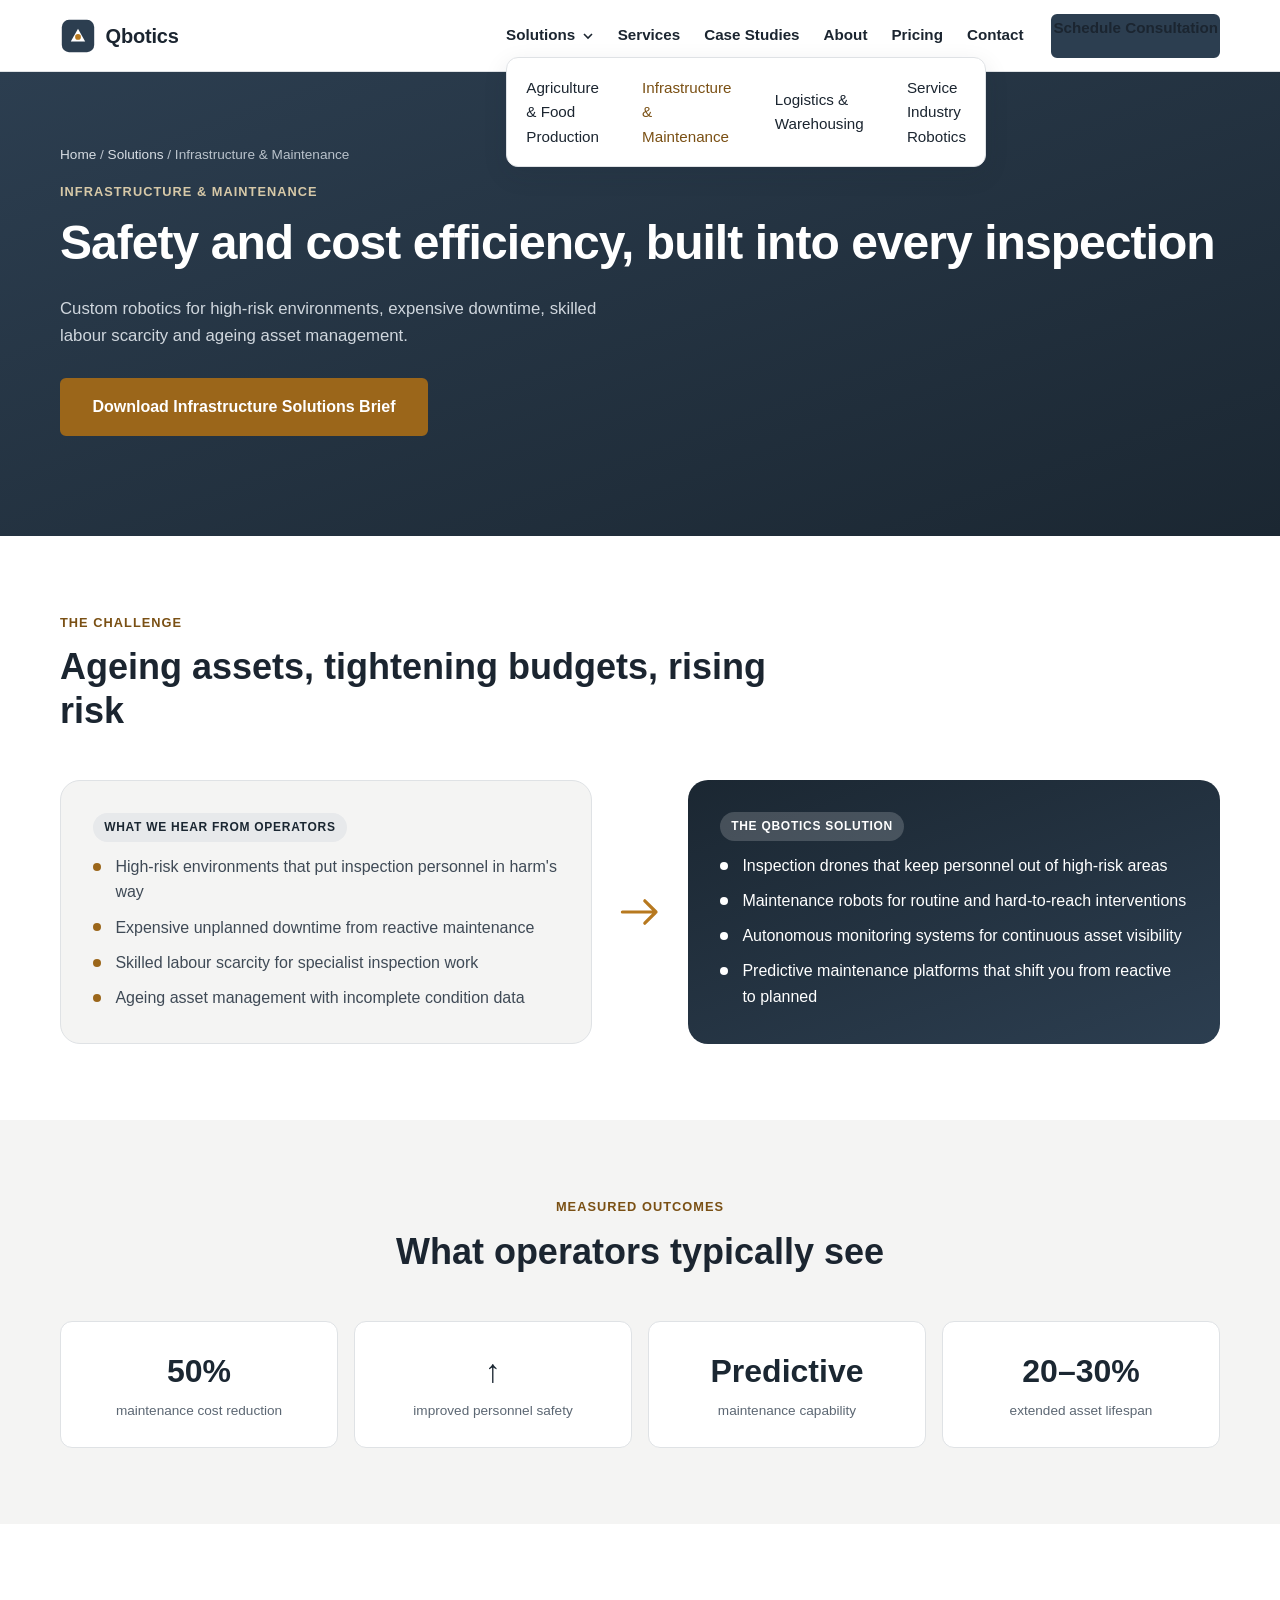
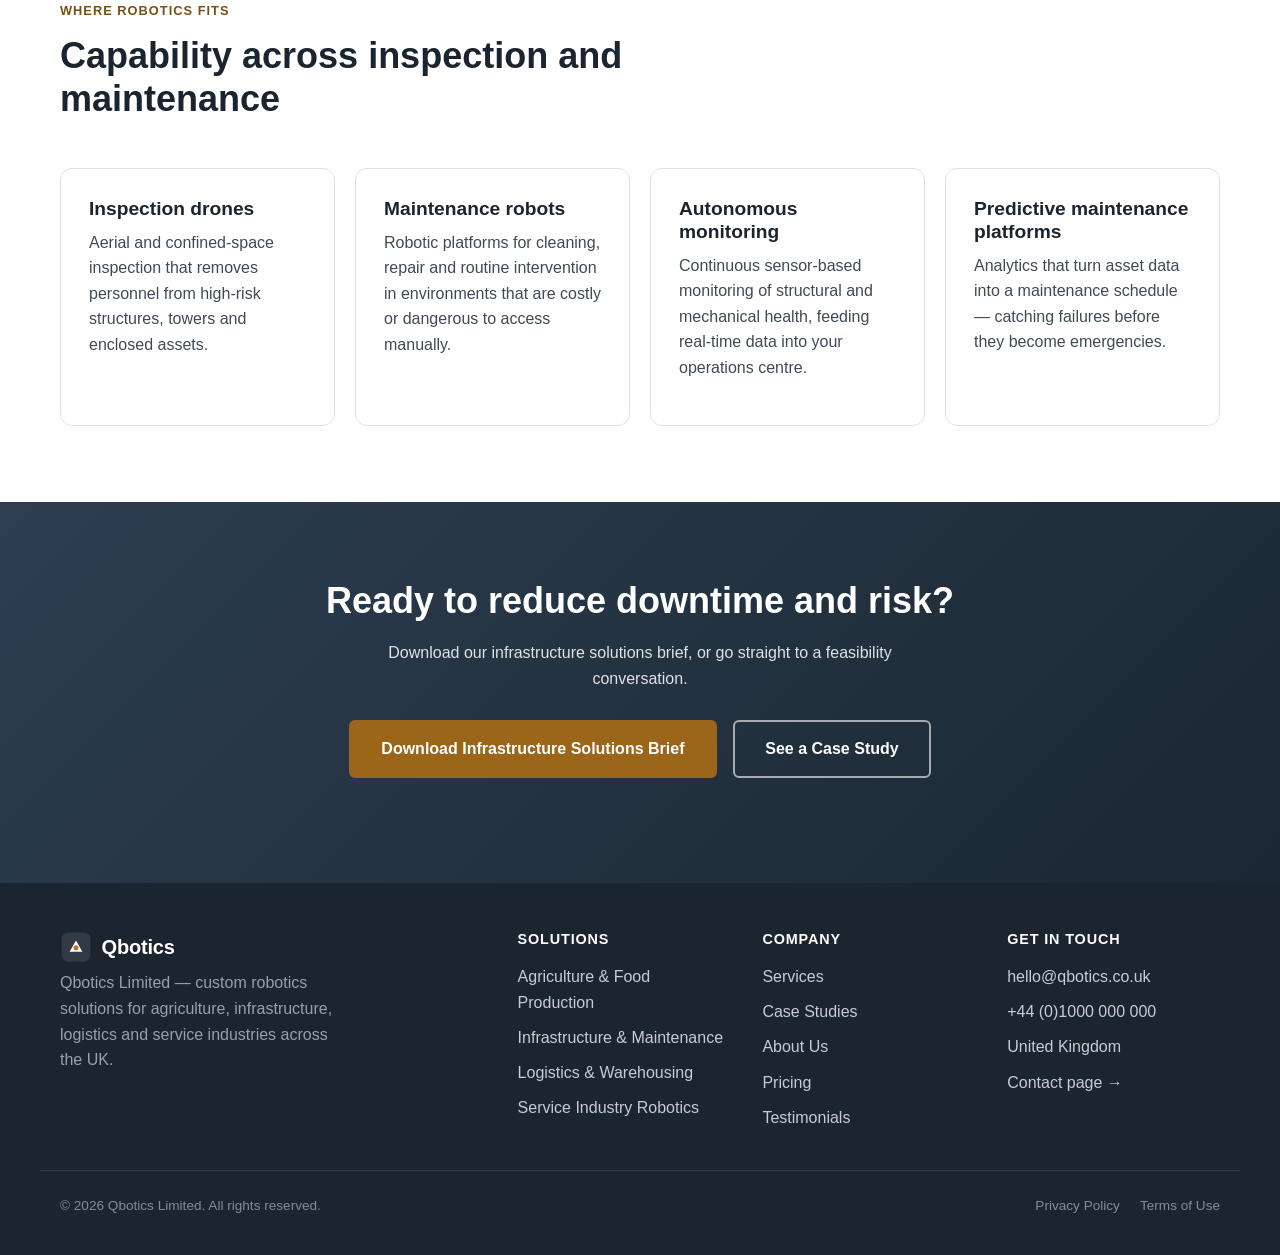
<file: infrastructure.html>
<!DOCTYPE html>
<html lang="en-GB">
<head>
  <meta charset="UTF-8">
  <meta name="viewport" content="width=device-width, initial-scale=1.0">
  <title>Infrastructure &amp; Maintenance Robotics | Qbotics</title>
  <meta name="description" content="Custom robotics for infrastructure and maintenance: inspection drones, maintenance robots, autonomous monitoring and predictive maintenance platforms that improve safety and cut cost.">
  <meta property="og:title" content="Infrastructure & Maintenance Robotics | Qbotics">
  <meta property="og:description" content="Inspection drones, maintenance robots and predictive maintenance platforms for safer, more cost-efficient infrastructure operations.">
  <meta property="og:type" content="website">
  <meta property="og:url" content="https://www.qbotics.co.uk/infrastructure.html">
  <link rel="canonical" href="https://www.qbotics.co.uk/infrastructure.html">
  <link rel="icon" type="image/svg+xml" href="assets/favicon.svg">
  <link rel="preconnect" href="https://fonts.googleapis.com">
  <link rel="stylesheet" href="css/styles.css">
</head>
<body>
  <a class="skip-link" href="#main">Skip to main content</a>

  <header class="site-header">
    <div class="container header-inner">
      <a href="index.html" class="logo" aria-label="Qbotics home">
        <span class="logo-mark" aria-hidden="true">
          <svg viewBox="0 0 40 40" width="36" height="36" role="img" aria-hidden="true">
            <rect x="2" y="2" width="36" height="36" rx="8" fill="#2C3E50"/>
            <path d="M12 26 L20 12 L28 26 Z" fill="#ffffff"/>
            <circle cx="20" cy="21" r="3.2" fill="#B7791F"/>
          </svg>
        </span>
        <span class="logo-text">Qbotics</span>
      </a>
      <button class="nav-toggle" id="navToggle" aria-expanded="false" aria-controls="primaryNav" aria-label="Toggle navigation menu">
        <span></span><span></span><span></span>
      </button>
      <nav class="primary-nav" id="primaryNav" aria-label="Primary">
        <ul>
          <li class="has-dropdown">
            <button class="dropdown-toggle" aria-expanded="false" aria-haspopup="true">Solutions
              <svg width="12" height="12" viewBox="0 0 12 12" aria-hidden="true"><path d="M2 4l4 4 4-4" stroke="currentColor" stroke-width="1.6" fill="none"/></svg>
            </button>
            <ul class="dropdown-menu">
              <li><a href="agriculture.html">Agriculture &amp; Food Production</a></li>
              <li><a href="infrastructure.html" aria-current="page">Infrastructure &amp; Maintenance</a></li>
              <li><a href="logistics.html">Logistics &amp; Warehousing</a></li>
              <li><a href="service-industry.html">Service Industry Robotics</a></li>
            </ul>
          </li>
          <li><a href="services.html">Services</a></li>
          <li><a href="case-studies.html">Case Studies</a></li>
          <li><a href="about.html">About</a></li>
          <li><a href="pricing.html">Pricing</a></li>
          <li><a href="contact.html">Contact</a></li>
        </ul>
        <a href="contact.html" class="btn btn-primary nav-cta">Schedule Consultation</a>
      </nav>
    </div>
  </header>

  <main id="main">
    <section class="page-hero">
      <div class="container">
        <p class="breadcrumbs"><a href="index.html">Home</a> / <a href="index.html#sectors">Solutions</a> / Infrastructure &amp; Maintenance</p>
        <p class="eyebrow eyebrow-light">Infrastructure &amp; Maintenance</p>
        <h1>Safety and cost efficiency, built into every inspection</h1>
        <p class="section-lead">
          Custom robotics for high-risk environments, expensive downtime, skilled labour
          scarcity and ageing asset management.
        </p>
        <div class="hero-actions">
          <a href="contact.html?sector=infrastructure" class="btn btn-signal btn-lg">Download Infrastructure Solutions Brief</a>
        </div>
      </div>
    </section>

    <section class="section">
      <div class="container">
        <div class="section-head">
          <p class="eyebrow">The challenge</p>
          <h2>Ageing assets, tightening budgets, rising risk</h2>
        </div>
        <div class="ps-grid">
          <div class="ps-card ps-problem">
            <span class="ps-tag">What we hear from operators</span>
            <ul>
              <li>High-risk environments that put inspection personnel in harm's way</li>
              <li>Expensive unplanned downtime from reactive maintenance</li>
              <li>Skilled labour scarcity for specialist inspection work</li>
              <li>Ageing asset management with incomplete condition data</li>
            </ul>
          </div>
          <div class="ps-arrow" aria-hidden="true">
            <svg viewBox="0 0 60 60" width="48" height="48"><path d="M8 30 H50 M36 16 L50 30 L36 44" stroke="#B7791F" stroke-width="4" fill="none" stroke-linecap="round" stroke-linejoin="round"/></svg>
          </div>
          <div class="ps-card ps-solution">
            <span class="ps-tag ps-tag-solution">The Qbotics solution</span>
            <ul>
              <li>Inspection drones that keep personnel out of high-risk areas</li>
              <li>Maintenance robots for routine and hard-to-reach interventions</li>
              <li>Autonomous monitoring systems for continuous asset visibility</li>
              <li>Predictive maintenance platforms that shift you from reactive to planned</li>
            </ul>
          </div>
        </div>
      </div>
    </section>

    <section class="section section-alt">
      <div class="container">
        <div class="section-head section-head-center">
          <p class="eyebrow">Measured outcomes</p>
          <h2>What operators typically see</h2>
        </div>
        <div class="trust-side" style="grid-template-columns: repeat(auto-fit, minmax(180px, 1fr));">
          <div class="stat-block"><strong>50%</strong><span>maintenance cost reduction</span></div>
          <div class="stat-block"><strong>&uarr;</strong><span>improved personnel safety</span></div>
          <div class="stat-block"><strong>Predictive</strong><span>maintenance capability</span></div>
          <div class="stat-block"><strong>20&ndash;30%</strong><span>extended asset lifespan</span></div>
        </div>
      </div>
    </section>

    <section class="section">
      <div class="container">
        <div class="section-head">
          <p class="eyebrow">Where robotics fits</p>
          <h2>Capability across inspection and maintenance</h2>
        </div>
        <div class="cap-grid">
          <div class="cap-card">
            <h3>Inspection drones</h3>
            <p>Aerial and confined-space inspection that removes personnel from high-risk structures, towers and enclosed assets.</p>
          </div>
          <div class="cap-card">
            <h3>Maintenance robots</h3>
            <p>Robotic platforms for cleaning, repair and routine intervention in environments that are costly or dangerous to access manually.</p>
          </div>
          <div class="cap-card">
            <h3>Autonomous monitoring</h3>
            <p>Continuous sensor-based monitoring of structural and mechanical health, feeding real-time data into your operations centre.</p>
          </div>
          <div class="cap-card">
            <h3>Predictive maintenance platforms</h3>
            <p>Analytics that turn asset data into a maintenance schedule &mdash; catching failures before they become emergencies.</p>
          </div>
        </div>
      </div>
    </section>

    <section class="cta-band">
      <div class="container cta-band-inner">
        <h2>Ready to reduce downtime and risk?</h2>
        <p>Download our infrastructure solutions brief, or go straight to a feasibility conversation.</p>
        <div class="hero-actions">
          <a href="contact.html?sector=infrastructure" class="btn btn-signal btn-lg">Download Infrastructure Solutions Brief</a>
          <a href="case-studies.html" class="btn btn-outline-light btn-lg">See a Case Study</a>
        </div>
      </div>
    </section>
  </main>

  <footer class="site-footer">
    <div class="container footer-grid">
      <div class="footer-brand">
        <a href="index.html" class="logo" aria-label="Qbotics home">
          <span class="logo-mark" aria-hidden="true">
            <svg viewBox="0 0 40 40" width="32" height="32" role="img" aria-hidden="true">
              <rect x="2" y="2" width="36" height="36" rx="8" fill="#ffffff" opacity="0.1"/>
              <path d="M12 26 L20 12 L28 26 Z" fill="#ffffff"/>
              <circle cx="20" cy="21" r="3.2" fill="#B7791F"/>
            </svg>
          </span>
          <span class="logo-text">Qbotics</span>
        </a>
        <p>Qbotics Limited &mdash; custom robotics solutions for agriculture, infrastructure, logistics and service industries across the UK.</p>
      </div>
      <nav class="footer-nav" aria-label="Footer solutions">
        <h3>Solutions</h3>
        <ul>
          <li><a href="agriculture.html">Agriculture &amp; Food Production</a></li>
          <li><a href="infrastructure.html">Infrastructure &amp; Maintenance</a></li>
          <li><a href="logistics.html">Logistics &amp; Warehousing</a></li>
          <li><a href="service-industry.html">Service Industry Robotics</a></li>
        </ul>
      </nav>
      <nav class="footer-nav" aria-label="Footer company">
        <h3>Company</h3>
        <ul>
          <li><a href="services.html">Services</a></li>
          <li><a href="case-studies.html">Case Studies</a></li>
          <li><a href="about.html">About Us</a></li>
          <li><a href="pricing.html">Pricing</a></li>
          <li><a href="testimonials.html">Testimonials</a></li>
        </ul>
      </nav>
      <div class="footer-contact">
        <h3>Get in touch</h3>
        <ul>
          <li><a href="mailto:hello@qbotics.co.uk">hello@qbotics.co.uk</a></li>
          <li><a href="tel:+441000000000">+44 (0)1000 000 000</a></li>
          <li>United Kingdom</li>
          <li><a href="contact.html">Contact page &rarr;</a></li>
        </ul>
      </div>
    </div>
    <div class="container footer-bottom">
      <p>&copy; <span id="year">2026</span> Qbotics Limited. All rights reserved.</p>
      <ul class="legal-links"><li><a href="#">Privacy Policy</a></li><li><a href="#">Terms of Use</a></li></ul>
    </div>
  </footer>

  <script src="js/main.js"></script>
</body>
</html>
</file>
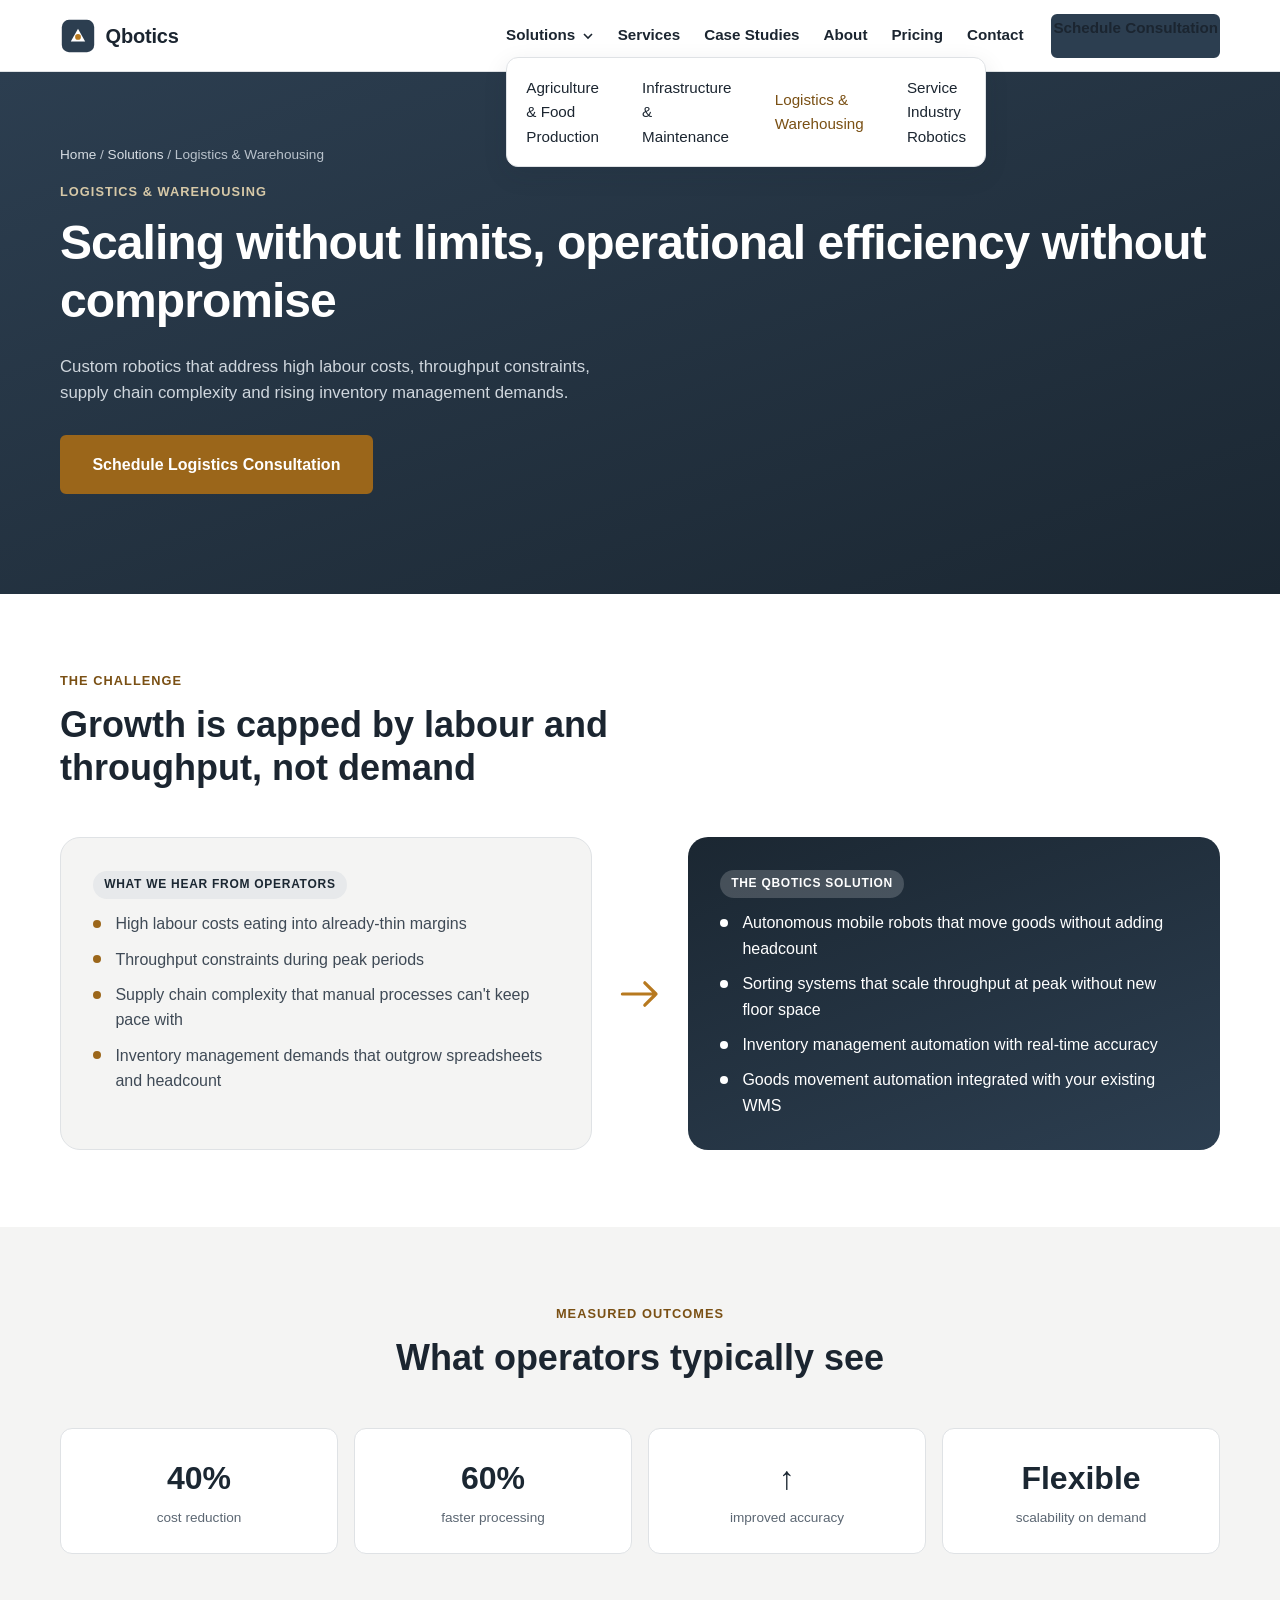
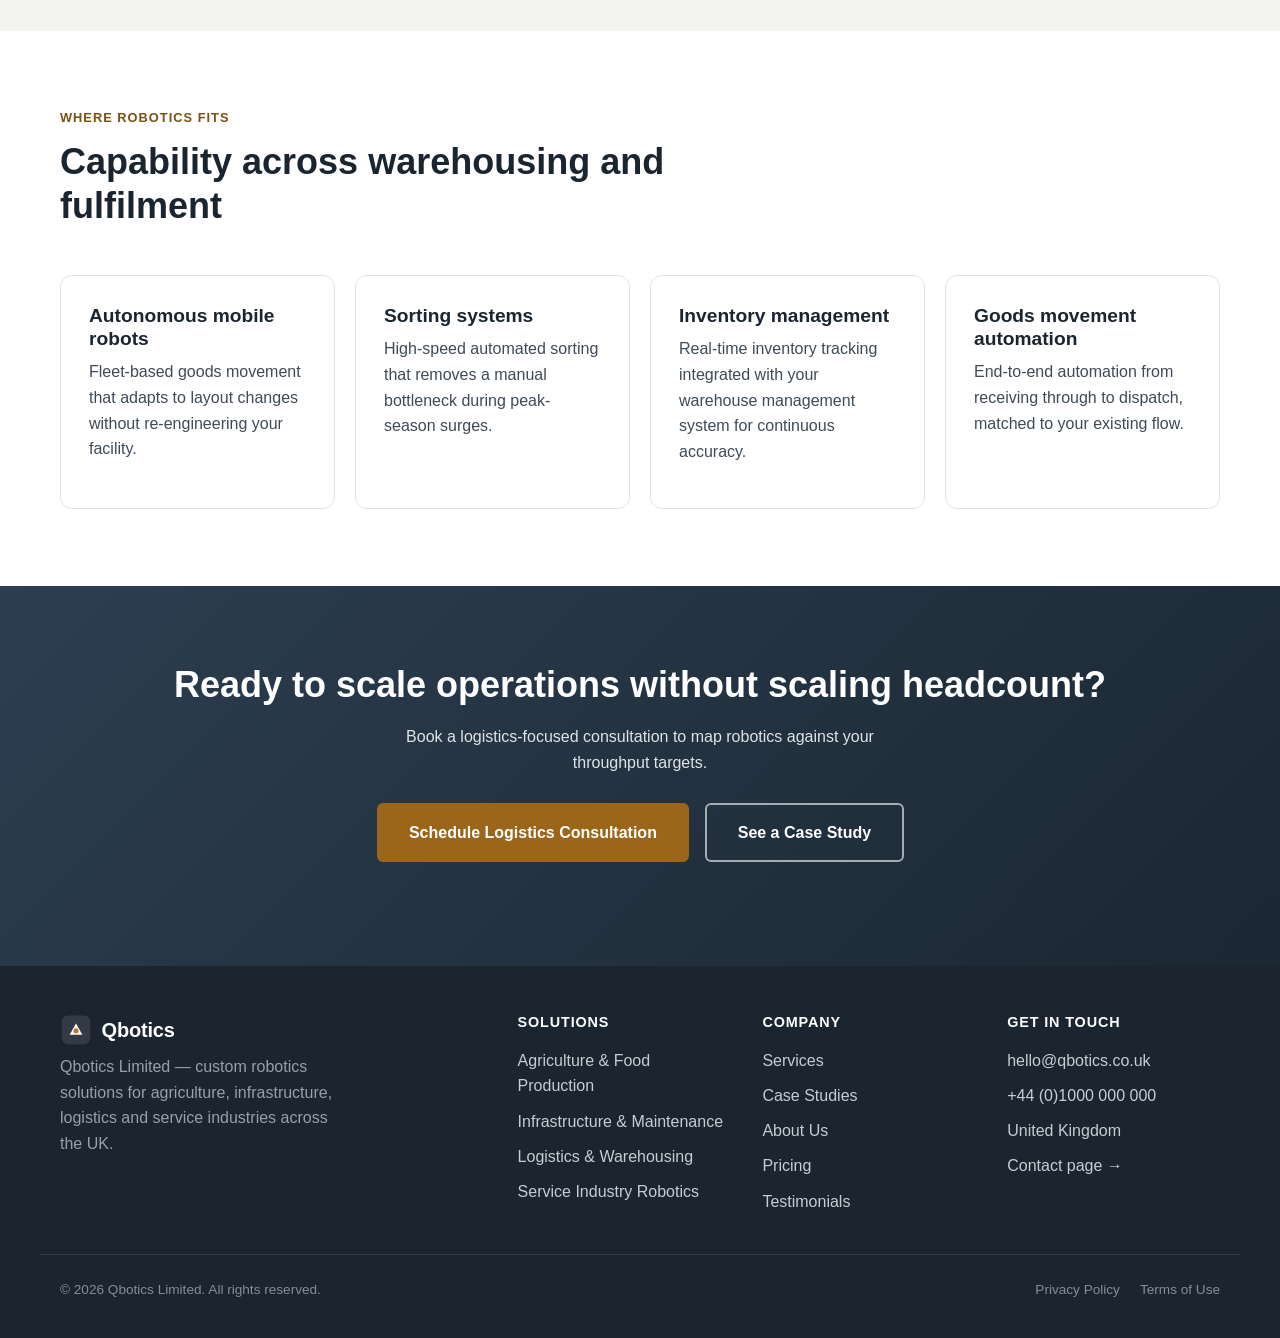
<file: logistics.html>
<!DOCTYPE html>
<html lang="en-GB">
<head>
  <meta charset="UTF-8">
  <meta name="viewport" content="width=device-width, initial-scale=1.0">
  <title>Logistics &amp; Warehousing Robotics | Qbotics</title>
  <meta name="description" content="Custom robotics for logistics and warehousing: autonomous mobile robots, sorting systems, inventory management and goods movement automation that scale throughput.">
  <meta property="og:title" content="Logistics & Warehousing Robotics | Qbotics">
  <meta property="og:description" content="Autonomous mobile robots, sorting systems and inventory automation for scaling operations without scaling headcount.">
  <meta property="og:type" content="website">
  <meta property="og:url" content="https://www.qbotics.co.uk/logistics.html">
  <link rel="canonical" href="https://www.qbotics.co.uk/logistics.html">
  <link rel="icon" type="image/svg+xml" href="assets/favicon.svg">
  <link rel="preconnect" href="https://fonts.googleapis.com">
  <link rel="stylesheet" href="css/styles.css">
</head>
<body>
  <a class="skip-link" href="#main">Skip to main content</a>

  <header class="site-header">
    <div class="container header-inner">
      <a href="index.html" class="logo" aria-label="Qbotics home">
        <span class="logo-mark" aria-hidden="true">
          <svg viewBox="0 0 40 40" width="36" height="36" role="img" aria-hidden="true">
            <rect x="2" y="2" width="36" height="36" rx="8" fill="#2C3E50"/>
            <path d="M12 26 L20 12 L28 26 Z" fill="#ffffff"/>
            <circle cx="20" cy="21" r="3.2" fill="#B7791F"/>
          </svg>
        </span>
        <span class="logo-text">Qbotics</span>
      </a>
      <button class="nav-toggle" id="navToggle" aria-expanded="false" aria-controls="primaryNav" aria-label="Toggle navigation menu">
        <span></span><span></span><span></span>
      </button>
      <nav class="primary-nav" id="primaryNav" aria-label="Primary">
        <ul>
          <li class="has-dropdown">
            <button class="dropdown-toggle" aria-expanded="false" aria-haspopup="true">Solutions
              <svg width="12" height="12" viewBox="0 0 12 12" aria-hidden="true"><path d="M2 4l4 4 4-4" stroke="currentColor" stroke-width="1.6" fill="none"/></svg>
            </button>
            <ul class="dropdown-menu">
              <li><a href="agriculture.html">Agriculture &amp; Food Production</a></li>
              <li><a href="infrastructure.html">Infrastructure &amp; Maintenance</a></li>
              <li><a href="logistics.html" aria-current="page">Logistics &amp; Warehousing</a></li>
              <li><a href="service-industry.html">Service Industry Robotics</a></li>
            </ul>
          </li>
          <li><a href="services.html">Services</a></li>
          <li><a href="case-studies.html">Case Studies</a></li>
          <li><a href="about.html">About</a></li>
          <li><a href="pricing.html">Pricing</a></li>
          <li><a href="contact.html">Contact</a></li>
        </ul>
        <a href="contact.html" class="btn btn-primary nav-cta">Schedule Consultation</a>
      </nav>
    </div>
  </header>

  <main id="main">
    <section class="page-hero">
      <div class="container">
        <p class="breadcrumbs"><a href="index.html">Home</a> / <a href="index.html#sectors">Solutions</a> / Logistics &amp; Warehousing</p>
        <p class="eyebrow eyebrow-light">Logistics &amp; Warehousing</p>
        <h1>Scaling without limits, operational efficiency without compromise</h1>
        <p class="section-lead">
          Custom robotics that address high labour costs, throughput constraints, supply
          chain complexity and rising inventory management demands.
        </p>
        <div class="hero-actions">
          <a href="contact.html?sector=logistics" class="btn btn-signal btn-lg">Schedule Logistics Consultation</a>
        </div>
      </div>
    </section>

    <section class="section">
      <div class="container">
        <div class="section-head">
          <p class="eyebrow">The challenge</p>
          <h2>Growth is capped by labour and throughput, not demand</h2>
        </div>
        <div class="ps-grid">
          <div class="ps-card ps-problem">
            <span class="ps-tag">What we hear from operators</span>
            <ul>
              <li>High labour costs eating into already-thin margins</li>
              <li>Throughput constraints during peak periods</li>
              <li>Supply chain complexity that manual processes can't keep pace with</li>
              <li>Inventory management demands that outgrow spreadsheets and headcount</li>
            </ul>
          </div>
          <div class="ps-arrow" aria-hidden="true">
            <svg viewBox="0 0 60 60" width="48" height="48"><path d="M8 30 H50 M36 16 L50 30 L36 44" stroke="#B7791F" stroke-width="4" fill="none" stroke-linecap="round" stroke-linejoin="round"/></svg>
          </div>
          <div class="ps-card ps-solution">
            <span class="ps-tag ps-tag-solution">The Qbotics solution</span>
            <ul>
              <li>Autonomous mobile robots that move goods without adding headcount</li>
              <li>Sorting systems that scale throughput at peak without new floor space</li>
              <li>Inventory management automation with real-time accuracy</li>
              <li>Goods movement automation integrated with your existing WMS</li>
            </ul>
          </div>
        </div>
      </div>
    </section>

    <section class="section section-alt">
      <div class="container">
        <div class="section-head section-head-center">
          <p class="eyebrow">Measured outcomes</p>
          <h2>What operators typically see</h2>
        </div>
        <div class="trust-side" style="grid-template-columns: repeat(auto-fit, minmax(180px, 1fr));">
          <div class="stat-block"><strong>40%</strong><span>cost reduction</span></div>
          <div class="stat-block"><strong>60%</strong><span>faster processing</span></div>
          <div class="stat-block"><strong>&uarr;</strong><span>improved accuracy</span></div>
          <div class="stat-block"><strong>Flexible</strong><span>scalability on demand</span></div>
        </div>
      </div>
    </section>

    <section class="section">
      <div class="container">
        <div class="section-head">
          <p class="eyebrow">Where robotics fits</p>
          <h2>Capability across warehousing and fulfilment</h2>
        </div>
        <div class="cap-grid">
          <div class="cap-card">
            <h3>Autonomous mobile robots</h3>
            <p>Fleet-based goods movement that adapts to layout changes without re-engineering your facility.</p>
          </div>
          <div class="cap-card">
            <h3>Sorting systems</h3>
            <p>High-speed automated sorting that removes a manual bottleneck during peak-season surges.</p>
          </div>
          <div class="cap-card">
            <h3>Inventory management</h3>
            <p>Real-time inventory tracking integrated with your warehouse management system for continuous accuracy.</p>
          </div>
          <div class="cap-card">
            <h3>Goods movement automation</h3>
            <p>End-to-end automation from receiving through to dispatch, matched to your existing flow.</p>
          </div>
        </div>
      </div>
    </section>

    <section class="cta-band">
      <div class="container cta-band-inner">
        <h2>Ready to scale operations without scaling headcount?</h2>
        <p>Book a logistics-focused consultation to map robotics against your throughput targets.</p>
        <div class="hero-actions">
          <a href="contact.html?sector=logistics" class="btn btn-signal btn-lg">Schedule Logistics Consultation</a>
          <a href="case-studies.html" class="btn btn-outline-light btn-lg">See a Case Study</a>
        </div>
      </div>
    </section>
  </main>

  <footer class="site-footer">
    <div class="container footer-grid">
      <div class="footer-brand">
        <a href="index.html" class="logo" aria-label="Qbotics home">
          <span class="logo-mark" aria-hidden="true">
            <svg viewBox="0 0 40 40" width="32" height="32" role="img" aria-hidden="true">
              <rect x="2" y="2" width="36" height="36" rx="8" fill="#ffffff" opacity="0.1"/>
              <path d="M12 26 L20 12 L28 26 Z" fill="#ffffff"/>
              <circle cx="20" cy="21" r="3.2" fill="#B7791F"/>
            </svg>
          </span>
          <span class="logo-text">Qbotics</span>
        </a>
        <p>Qbotics Limited &mdash; custom robotics solutions for agriculture, infrastructure, logistics and service industries across the UK.</p>
      </div>
      <nav class="footer-nav" aria-label="Footer solutions">
        <h3>Solutions</h3>
        <ul>
          <li><a href="agriculture.html">Agriculture &amp; Food Production</a></li>
          <li><a href="infrastructure.html">Infrastructure &amp; Maintenance</a></li>
          <li><a href="logistics.html">Logistics &amp; Warehousing</a></li>
          <li><a href="service-industry.html">Service Industry Robotics</a></li>
        </ul>
      </nav>
      <nav class="footer-nav" aria-label="Footer company">
        <h3>Company</h3>
        <ul>
          <li><a href="services.html">Services</a></li>
          <li><a href="case-studies.html">Case Studies</a></li>
          <li><a href="about.html">About Us</a></li>
          <li><a href="pricing.html">Pricing</a></li>
          <li><a href="testimonials.html">Testimonials</a></li>
        </ul>
      </nav>
      <div class="footer-contact">
        <h3>Get in touch</h3>
        <ul>
          <li><a href="mailto:hello@qbotics.co.uk">hello@qbotics.co.uk</a></li>
          <li><a href="tel:+441000000000">+44 (0)1000 000 000</a></li>
          <li>United Kingdom</li>
          <li><a href="contact.html">Contact page &rarr;</a></li>
        </ul>
      </div>
    </div>
    <div class="container footer-bottom">
      <p>&copy; <span id="year">2026</span> Qbotics Limited. All rights reserved.</p>
      <ul class="legal-links"><li><a href="#">Privacy Policy</a></li><li><a href="#">Terms of Use</a></li></ul>
    </div>
  </footer>

  <script src="js/main.js"></script>
</body>
</html>
</file>
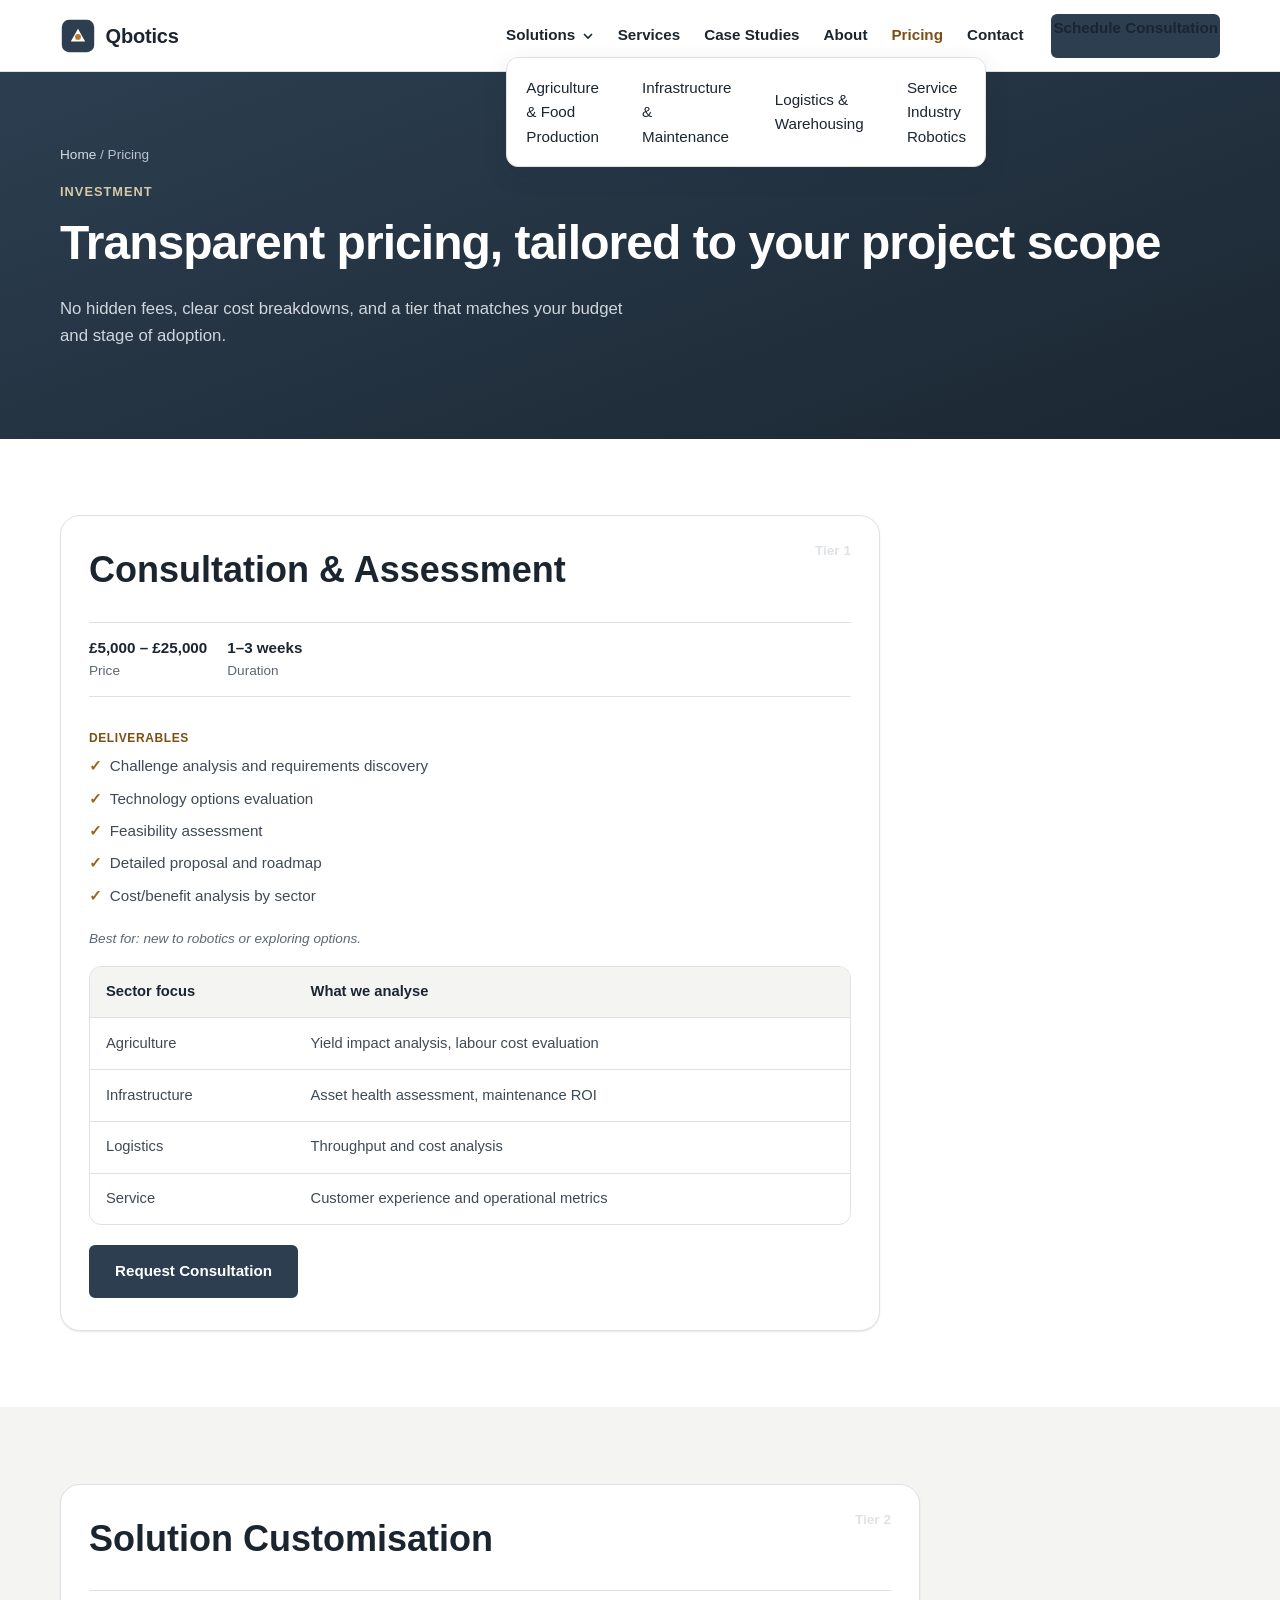
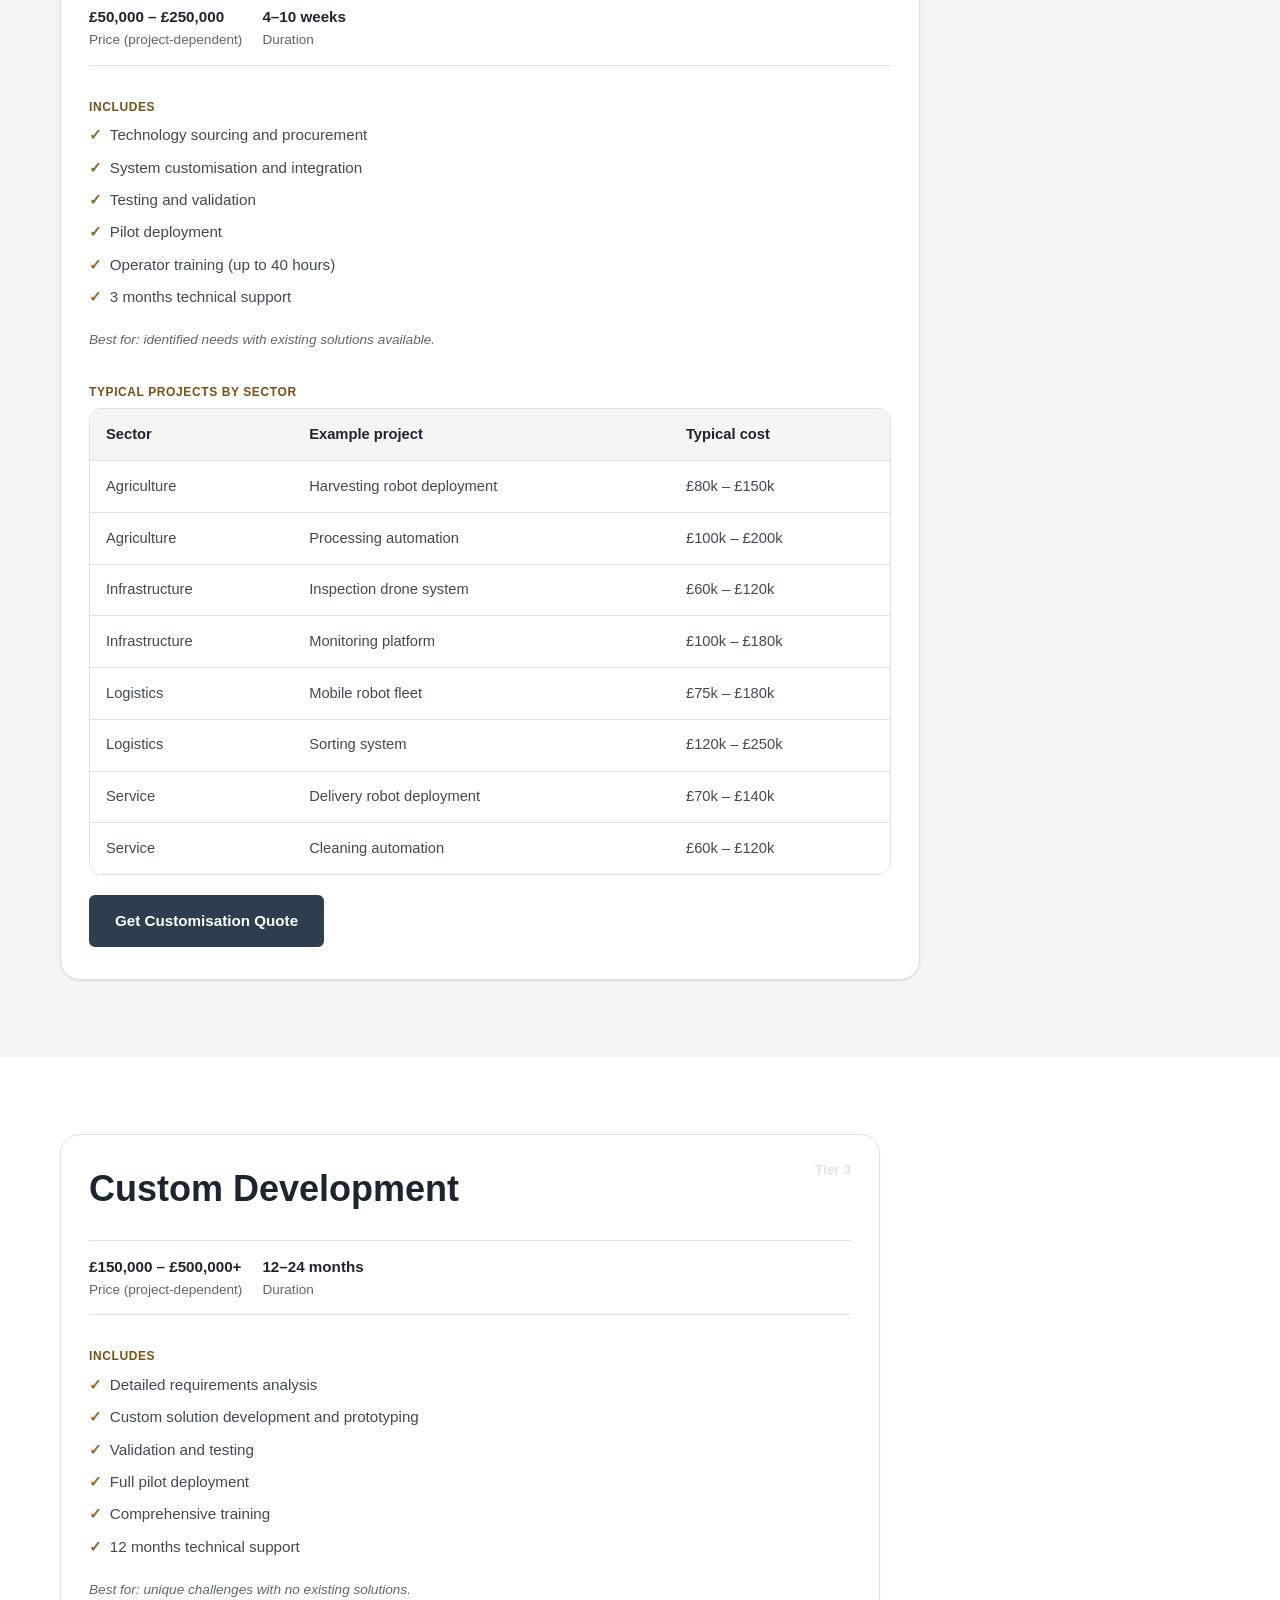
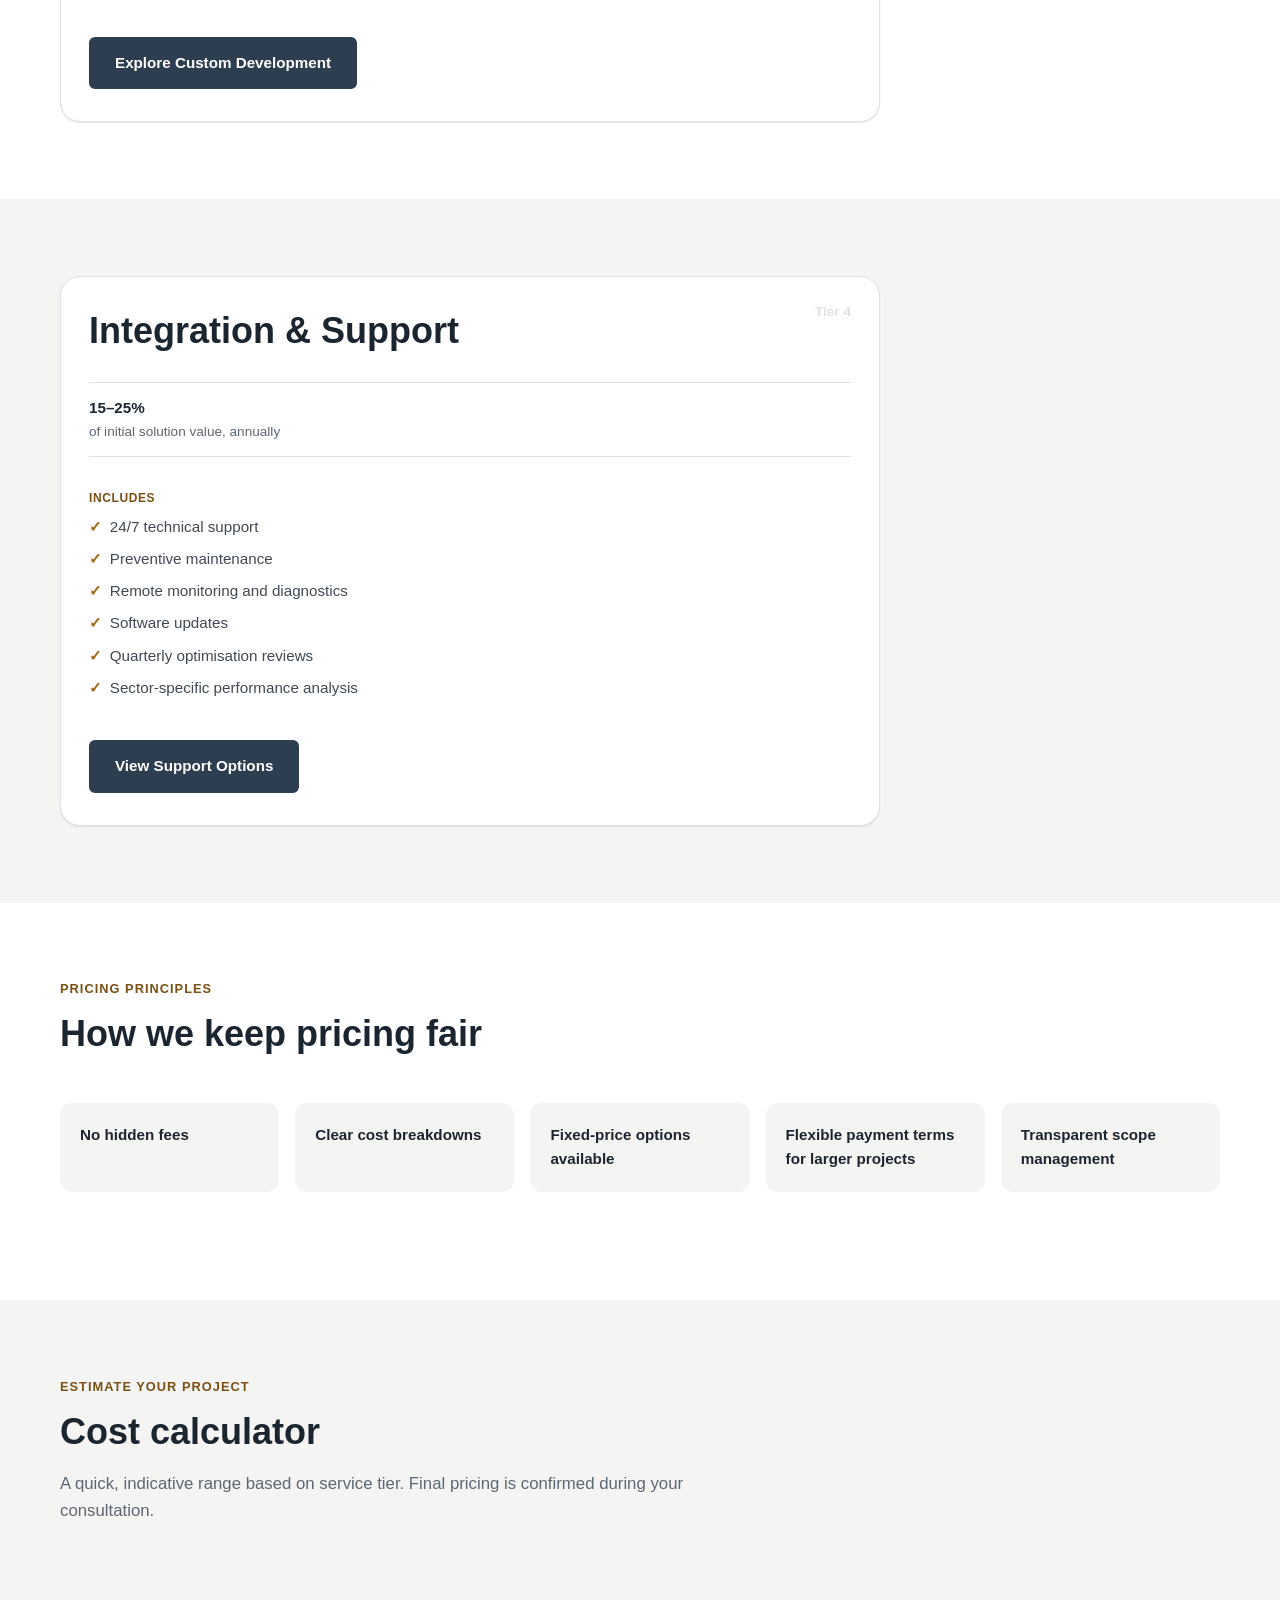
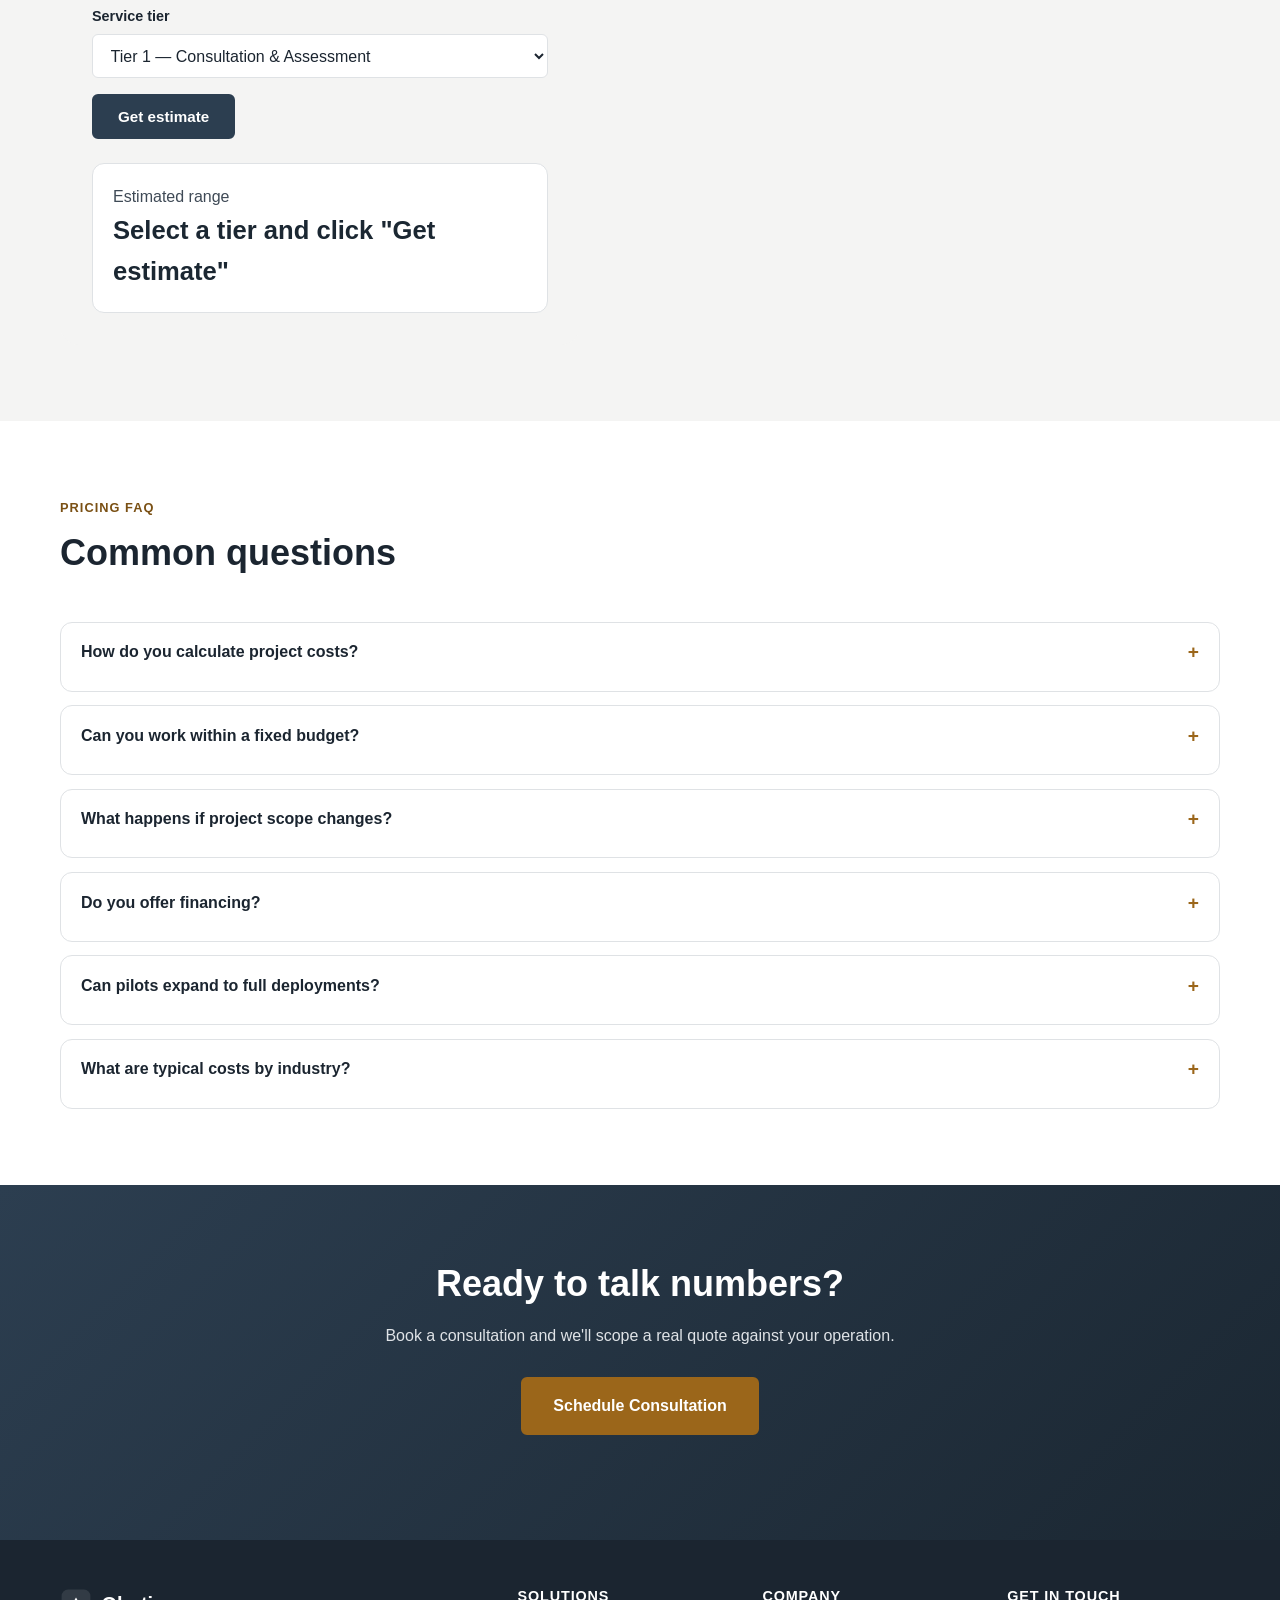
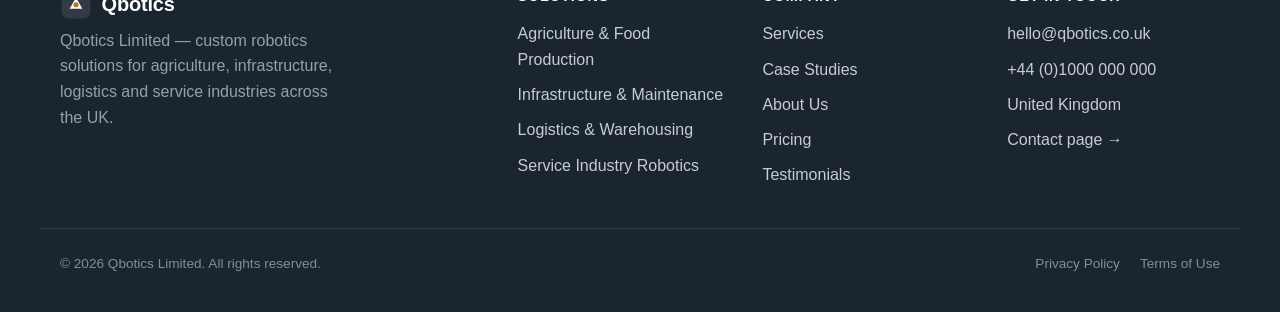
<file: pricing.html>
<!DOCTYPE html>
<html lang="en-GB">
<head>
  <meta charset="UTF-8">
  <meta name="viewport" content="width=device-width, initial-scale=1.0">
  <title>Pricing | Qbotics</title>
  <meta name="description" content="Transparent Qbotics pricing across all four service tiers, with sector examples for agriculture, infrastructure, logistics and service industries.">
  <meta property="og:title" content="Pricing | Qbotics">
  <meta property="og:description" content="Clear, transparent pricing tailored to your project scope and budget — from a £5k assessment to fully custom development.">
  <meta property="og:type" content="website">
  <meta property="og:url" content="https://www.qbotics.co.uk/pricing.html">
  <link rel="canonical" href="https://www.qbotics.co.uk/pricing.html">
  <link rel="icon" type="image/svg+xml" href="assets/favicon.svg">
  <link rel="preconnect" href="https://fonts.googleapis.com">
  <link rel="stylesheet" href="css/styles.css">
</head>
<body>
  <a class="skip-link" href="#main">Skip to main content</a>

  <header class="site-header">
    <div class="container header-inner">
      <a href="index.html" class="logo" aria-label="Qbotics home">
        <span class="logo-mark" aria-hidden="true">
          <svg viewBox="0 0 40 40" width="36" height="36" role="img" aria-hidden="true">
            <rect x="2" y="2" width="36" height="36" rx="8" fill="#2C3E50"/>
            <path d="M12 26 L20 12 L28 26 Z" fill="#ffffff"/>
            <circle cx="20" cy="21" r="3.2" fill="#B7791F"/>
          </svg>
        </span>
        <span class="logo-text">Qbotics</span>
      </a>
      <button class="nav-toggle" id="navToggle" aria-expanded="false" aria-controls="primaryNav" aria-label="Toggle navigation menu">
        <span></span><span></span><span></span>
      </button>
      <nav class="primary-nav" id="primaryNav" aria-label="Primary">
        <ul>
          <li class="has-dropdown">
            <button class="dropdown-toggle" aria-expanded="false" aria-haspopup="true">Solutions
              <svg width="12" height="12" viewBox="0 0 12 12" aria-hidden="true"><path d="M2 4l4 4 4-4" stroke="currentColor" stroke-width="1.6" fill="none"/></svg>
            </button>
            <ul class="dropdown-menu">
              <li><a href="agriculture.html">Agriculture &amp; Food Production</a></li>
              <li><a href="infrastructure.html">Infrastructure &amp; Maintenance</a></li>
              <li><a href="logistics.html">Logistics &amp; Warehousing</a></li>
              <li><a href="service-industry.html">Service Industry Robotics</a></li>
            </ul>
          </li>
          <li><a href="services.html">Services</a></li>
          <li><a href="case-studies.html">Case Studies</a></li>
          <li><a href="about.html">About</a></li>
          <li><a href="pricing.html" aria-current="page">Pricing</a></li>
          <li><a href="contact.html">Contact</a></li>
        </ul>
        <a href="contact.html" class="btn btn-primary nav-cta">Schedule Consultation</a>
      </nav>
    </div>
  </header>

  <main id="main">
    <section class="page-hero">
      <div class="container">
        <p class="breadcrumbs"><a href="index.html">Home</a> / Pricing</p>
        <p class="eyebrow eyebrow-light">Investment</p>
        <h1>Transparent pricing, tailored to your project scope</h1>
        <p class="section-lead">No hidden fees, clear cost breakdowns, and a tier that matches your budget and stage of adoption.</p>
      </div>
    </section>

    <!-- Tier 1 -->
    <section class="section" id="p-tier-1">
      <div class="container">
        <div class="tier-card" style="max-width: 820px;">
          <div class="tier-number" aria-hidden="true">Tier 1</div>
          <h2>Consultation &amp; Assessment</h2>
          <div class="tier-meta">
            <div><strong>£5,000 &ndash; £25,000</strong>Price</div>
            <div><strong>1&ndash;3 weeks</strong>Duration</div>
          </div>
          <p class="cs-section-label">Deliverables</p>
          <ul class="tier-list">
            <li>Challenge analysis and requirements discovery</li>
            <li>Technology options evaluation</li>
            <li>Feasibility assessment</li>
            <li>Detailed proposal and roadmap</li>
            <li>Cost/benefit analysis by sector</li>
          </ul>
          <p class="tier-best-for">Best for: new to robotics or exploring options.</p>
          <div class="price-table-wrap">
            <table class="price-table">
              <thead><tr><th>Sector focus</th><th>What we analyse</th></tr></thead>
              <tbody>
                <tr><td>Agriculture</td><td>Yield impact analysis, labour cost evaluation</td></tr>
                <tr><td>Infrastructure</td><td>Asset health assessment, maintenance ROI</td></tr>
                <tr><td>Logistics</td><td>Throughput and cost analysis</td></tr>
                <tr><td>Service</td><td>Customer experience and operational metrics</td></tr>
              </tbody>
            </table>
          </div>
          <a href="contact.html?tier=1" class="btn btn-primary" style="margin-top:1.25rem;">Request Consultation</a>
        </div>
      </div>
    </section>

    <!-- Tier 2 -->
    <section class="section section-alt" id="p-tier-2">
      <div class="container">
        <div class="tier-card" style="max-width: 860px;">
          <div class="tier-number" aria-hidden="true">Tier 2</div>
          <h2>Solution Customisation</h2>
          <div class="tier-meta">
            <div><strong>£50,000 &ndash; £250,000</strong>Price (project-dependent)</div>
            <div><strong>4&ndash;10 weeks</strong>Duration</div>
          </div>
          <p class="cs-section-label">Includes</p>
          <ul class="tier-list">
            <li>Technology sourcing and procurement</li>
            <li>System customisation and integration</li>
            <li>Testing and validation</li>
            <li>Pilot deployment</li>
            <li>Operator training (up to 40 hours)</li>
            <li>3 months technical support</li>
          </ul>
          <p class="tier-best-for">Best for: identified needs with existing solutions available.</p>
          <p class="cs-section-label">Typical projects by sector</p>
          <div class="price-table-wrap">
            <table class="price-table">
              <thead><tr><th>Sector</th><th>Example project</th><th>Typical cost</th></tr></thead>
              <tbody>
                <tr><td>Agriculture</td><td>Harvesting robot deployment</td><td>£80k &ndash; £150k</td></tr>
                <tr><td>Agriculture</td><td>Processing automation</td><td>£100k &ndash; £200k</td></tr>
                <tr><td>Infrastructure</td><td>Inspection drone system</td><td>£60k &ndash; £120k</td></tr>
                <tr><td>Infrastructure</td><td>Monitoring platform</td><td>£100k &ndash; £180k</td></tr>
                <tr><td>Logistics</td><td>Mobile robot fleet</td><td>£75k &ndash; £180k</td></tr>
                <tr><td>Logistics</td><td>Sorting system</td><td>£120k &ndash; £250k</td></tr>
                <tr><td>Service</td><td>Delivery robot deployment</td><td>£70k &ndash; £140k</td></tr>
                <tr><td>Service</td><td>Cleaning automation</td><td>£60k &ndash; £120k</td></tr>
              </tbody>
            </table>
          </div>
          <a href="contact.html?tier=2" class="btn btn-primary" style="margin-top:1.25rem;">Get Customisation Quote</a>
        </div>
      </div>
    </section>

    <!-- Tier 3 -->
    <section class="section" id="p-tier-3">
      <div class="container">
        <div class="tier-card" style="max-width: 820px;">
          <div class="tier-number" aria-hidden="true">Tier 3</div>
          <h2>Custom Development</h2>
          <div class="tier-meta">
            <div><strong>£150,000 &ndash; £500,000+</strong>Price (project-dependent)</div>
            <div><strong>12&ndash;24 months</strong>Duration</div>
          </div>
          <p class="cs-section-label">Includes</p>
          <ul class="tier-list">
            <li>Detailed requirements analysis</li>
            <li>Custom solution development and prototyping</li>
            <li>Validation and testing</li>
            <li>Full pilot deployment</li>
            <li>Comprehensive training</li>
            <li>12 months technical support</li>
          </ul>
          <p class="tier-best-for">Best for: unique challenges with no existing solutions.</p>
          <a href="contact.html?tier=3" class="btn btn-primary" style="margin-top:1.25rem;">Explore Custom Development</a>
        </div>
      </div>
    </section>

    <!-- Tier 4 -->
    <section class="section section-alt" id="p-tier-4">
      <div class="container">
        <div class="tier-card" style="max-width: 820px;">
          <div class="tier-number" aria-hidden="true">Tier 4</div>
          <h2>Integration &amp; Support</h2>
          <div class="tier-meta">
            <div><strong>15&ndash;25%</strong>of initial solution value, annually</div>
          </div>
          <p class="cs-section-label">Includes</p>
          <ul class="tier-list">
            <li>24/7 technical support</li>
            <li>Preventive maintenance</li>
            <li>Remote monitoring and diagnostics</li>
            <li>Software updates</li>
            <li>Quarterly optimisation reviews</li>
            <li>Sector-specific performance analysis</li>
          </ul>
          <a href="contact.html?tier=4" class="btn btn-primary" style="margin-top:1.25rem;">View Support Options</a>
        </div>
      </div>
    </section>

    <!-- Principles -->
    <section class="section">
      <div class="container">
        <div class="section-head">
          <p class="eyebrow">Pricing principles</p>
          <h2>How we keep pricing fair</h2>
        </div>
        <div class="pricing-principles">
          <div class="principle-chip">No hidden fees</div>
          <div class="principle-chip">Clear cost breakdowns</div>
          <div class="principle-chip">Fixed-price options available</div>
          <div class="principle-chip">Flexible payment terms for larger projects</div>
          <div class="principle-chip">Transparent scope management</div>
        </div>
      </div>
    </section>

    <!-- Cost calculator -->
    <section class="section section-alt">
      <div class="container">
        <div class="section-head">
          <p class="eyebrow">Estimate your project</p>
          <h2>Cost calculator</h2>
          <p class="section-lead">A quick, indicative range based on service tier. Final pricing is confirmed during your consultation.</p>
        </div>
        <div class="calculator-card" style="max-width: 520px;">
          <form id="costCalculator">
            <div class="form-field">
              <label for="calcTier">Service tier</label>
              <select id="calcTier" name="tier">
                <option value="consultation">Tier 1 — Consultation &amp; Assessment</option>
                <option value="customisation">Tier 2 — Solution Customisation</option>
                <option value="custom">Tier 3 — Custom Development</option>
                <option value="support">Tier 4 — Integration &amp; Support</option>
              </select>
            </div>
            <button type="submit" class="btn btn-primary" style="margin-top:1rem;">Get estimate</button>
          </form>
          <div class="calc-result">
            <span>Estimated range</span>
            <strong id="calcResultValue">Select a tier and click "Get estimate"</strong>
            <p id="calcResultNote" style="margin:0; font-size:0.85rem; color: var(--color-muted);"></p>
          </div>
        </div>
      </div>
    </section>

    <!-- Pricing FAQ -->
    <section class="section">
      <div class="container">
        <div class="section-head">
          <p class="eyebrow">Pricing FAQ</p>
          <h2>Common questions</h2>
        </div>
        <div class="faq-list">
          <div class="faq-item">
            <h3><button class="faq-question" aria-expanded="false" aria-controls="pfaq-1">How do you calculate project costs? <span class="faq-icon" aria-hidden="true">+</span></button></h3>
            <div class="faq-answer" id="pfaq-1" hidden><p>Cost is driven by scope: hardware, integration complexity, sector-specific requirements and the level of custom engineering needed. Every quote is itemised.</p></div>
          </div>
          <div class="faq-item">
            <h3><button class="faq-question" aria-expanded="false" aria-controls="pfaq-2">Can you work within a fixed budget? <span class="faq-icon" aria-hidden="true">+</span></button></h3>
            <div class="faq-answer" id="pfaq-2" hidden><p>Yes. Tell us your budget during the consultation and we'll scope a solution that fits it, or explain clearly what a larger budget would unlock.</p></div>
          </div>
          <div class="faq-item">
            <h3><button class="faq-question" aria-expanded="false" aria-controls="pfaq-3">What happens if project scope changes? <span class="faq-icon" aria-hidden="true">+</span></button></h3>
            <div class="faq-answer" id="pfaq-3" hidden><p>Scope changes are documented and costed transparently before any work proceeds — no surprise invoices.</p></div>
          </div>
          <div class="faq-item">
            <h3><button class="faq-question" aria-expanded="false" aria-controls="pfaq-4">Do you offer financing? <span class="faq-icon" aria-hidden="true">+</span></button></h3>
            <div class="faq-answer" id="pfaq-4" hidden><p>Flexible payment terms are available for larger projects. Ask during your consultation.</p></div>
          </div>
          <div class="faq-item">
            <h3><button class="faq-question" aria-expanded="false" aria-controls="pfaq-5">Can pilots expand to full deployments? <span class="faq-icon" aria-hidden="true">+</span></button></h3>
            <div class="faq-answer" id="pfaq-5" hidden><p>Yes — most Tier 2 and Tier 3 engagements are structured with a pilot phase that can scale into a full rollout once validated.</p></div>
          </div>
          <div class="faq-item">
            <h3><button class="faq-question" aria-expanded="false" aria-controls="pfaq-6">What are typical costs by industry? <span class="faq-icon" aria-hidden="true">+</span></button></h3>
            <div class="faq-answer" id="pfaq-6" hidden><p>See the sector examples table under Tier 2 above, or view full deployment figures in our <a href="case-studies.html">case studies</a>.</p></div>
          </div>
        </div>
      </div>
    </section>

    <section class="cta-band">
      <div class="container cta-band-inner">
        <h2>Ready to talk numbers?</h2>
        <p>Book a consultation and we'll scope a real quote against your operation.</p>
        <div class="hero-actions">
          <a href="contact.html" class="btn btn-signal btn-lg">Schedule Consultation</a>
        </div>
      </div>
    </section>
  </main>

  <footer class="site-footer">
    <div class="container footer-grid">
      <div class="footer-brand">
        <a href="index.html" class="logo" aria-label="Qbotics home">
          <span class="logo-mark" aria-hidden="true">
            <svg viewBox="0 0 40 40" width="32" height="32" role="img" aria-hidden="true">
              <rect x="2" y="2" width="36" height="36" rx="8" fill="#ffffff" opacity="0.1"/>
              <path d="M12 26 L20 12 L28 26 Z" fill="#ffffff"/>
              <circle cx="20" cy="21" r="3.2" fill="#B7791F"/>
            </svg>
          </span>
          <span class="logo-text">Qbotics</span>
        </a>
        <p>Qbotics Limited &mdash; custom robotics solutions for agriculture, infrastructure, logistics and service industries across the UK.</p>
      </div>
      <nav class="footer-nav" aria-label="Footer solutions">
        <h3>Solutions</h3>
        <ul>
          <li><a href="agriculture.html">Agriculture &amp; Food Production</a></li>
          <li><a href="infrastructure.html">Infrastructure &amp; Maintenance</a></li>
          <li><a href="logistics.html">Logistics &amp; Warehousing</a></li>
          <li><a href="service-industry.html">Service Industry Robotics</a></li>
        </ul>
      </nav>
      <nav class="footer-nav" aria-label="Footer company">
        <h3>Company</h3>
        <ul>
          <li><a href="services.html">Services</a></li>
          <li><a href="case-studies.html">Case Studies</a></li>
          <li><a href="about.html">About Us</a></li>
          <li><a href="pricing.html">Pricing</a></li>
          <li><a href="testimonials.html">Testimonials</a></li>
        </ul>
      </nav>
      <div class="footer-contact">
        <h3>Get in touch</h3>
        <ul>
          <li><a href="mailto:hello@qbotics.co.uk">hello@qbotics.co.uk</a></li>
          <li><a href="tel:+441000000000">+44 (0)1000 000 000</a></li>
          <li>United Kingdom</li>
          <li><a href="contact.html">Contact page &rarr;</a></li>
        </ul>
      </div>
    </div>
    <div class="container footer-bottom">
      <p>&copy; <span id="year">2026</span> Qbotics Limited. All rights reserved.</p>
      <ul class="legal-links"><li><a href="#">Privacy Policy</a></li><li><a href="#">Terms of Use</a></li></ul>
    </div>
  </footer>

  <script src="js/main.js"></script>
</body>
</html>
</file>
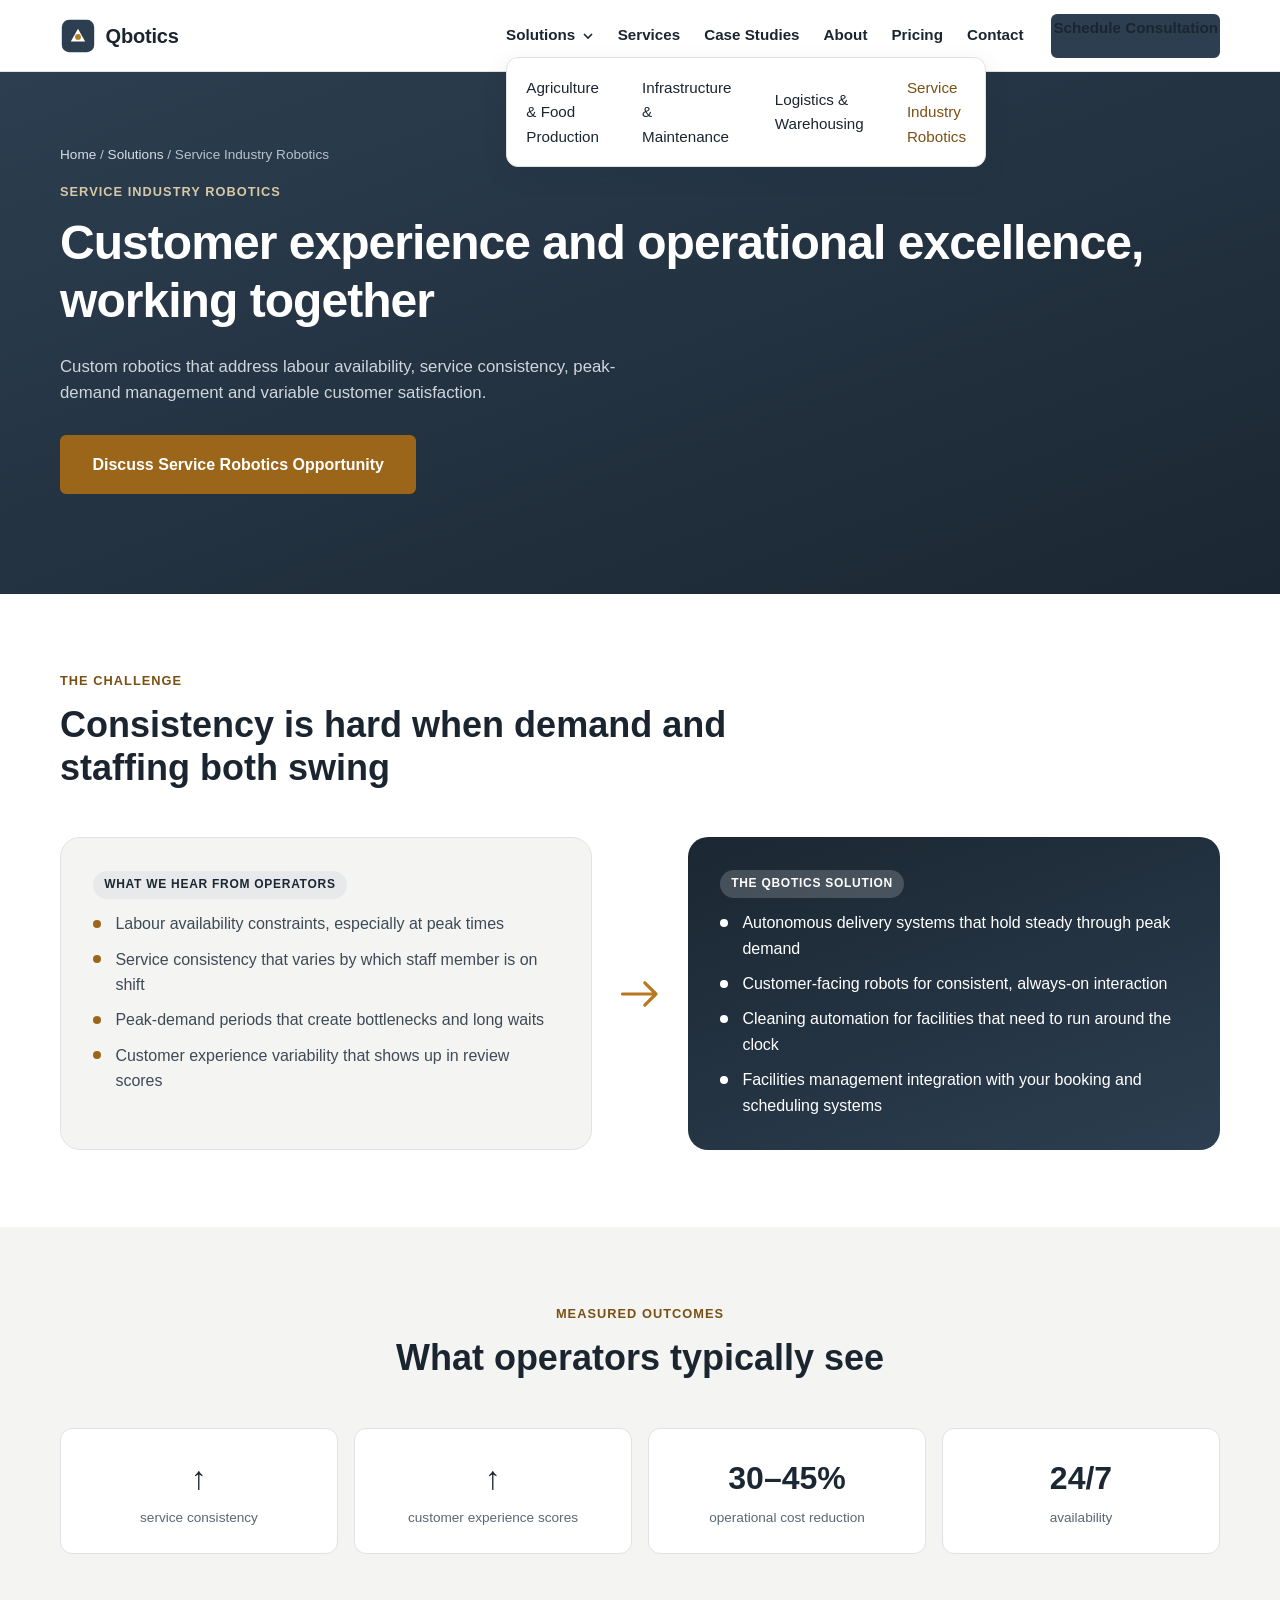
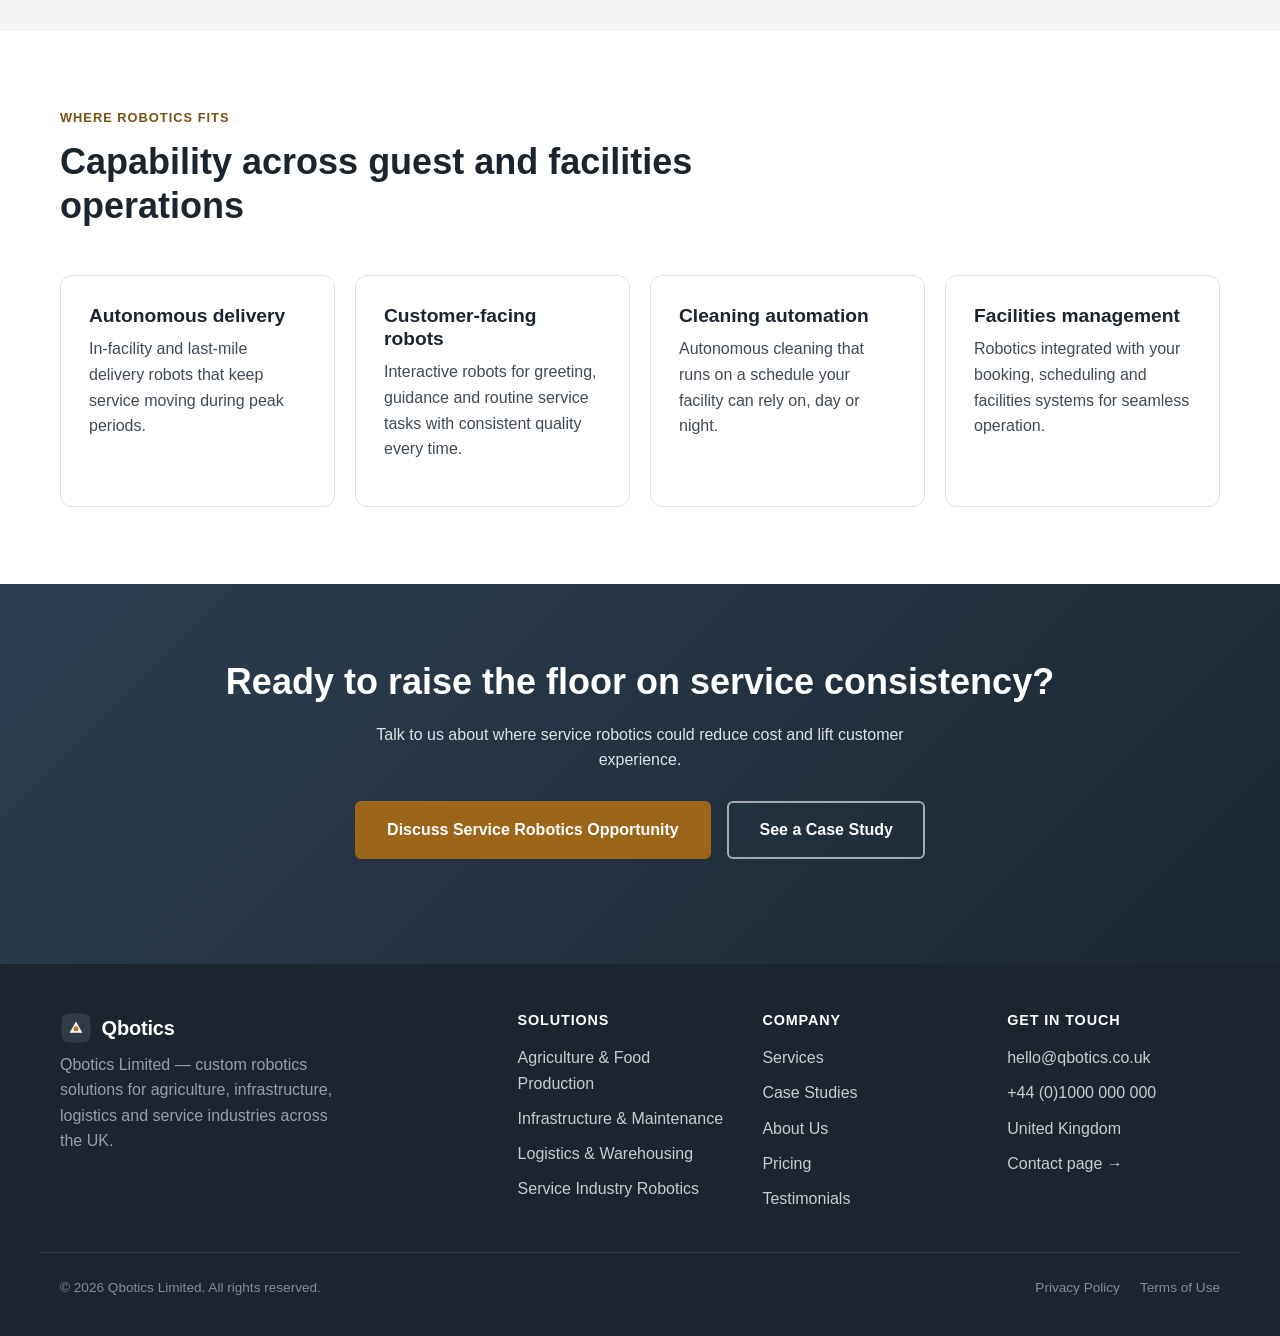
<file: service-industry.html>
<!DOCTYPE html>
<html lang="en-GB">
<head>
  <meta charset="UTF-8">
  <meta name="viewport" content="width=device-width, initial-scale=1.0">
  <title>Service Industry Robotics | Qbotics</title>
  <meta name="description" content="Custom robotics for service industries: autonomous delivery systems, customer-facing robots, cleaning automation and facilities management for consistent, 24/7 service.">
  <meta property="og:title" content="Service Industry Robotics | Qbotics">
  <meta property="og:description" content="Autonomous delivery, customer-facing robots and cleaning automation that improve service consistency and customer experience.">
  <meta property="og:type" content="website">
  <meta property="og:url" content="https://www.qbotics.co.uk/service-industry.html">
  <link rel="canonical" href="https://www.qbotics.co.uk/service-industry.html">
  <link rel="icon" type="image/svg+xml" href="assets/favicon.svg">
  <link rel="preconnect" href="https://fonts.googleapis.com">
  <link rel="stylesheet" href="css/styles.css">
</head>
<body>
  <a class="skip-link" href="#main">Skip to main content</a>

  <header class="site-header">
    <div class="container header-inner">
      <a href="index.html" class="logo" aria-label="Qbotics home">
        <span class="logo-mark" aria-hidden="true">
          <svg viewBox="0 0 40 40" width="36" height="36" role="img" aria-hidden="true">
            <rect x="2" y="2" width="36" height="36" rx="8" fill="#2C3E50"/>
            <path d="M12 26 L20 12 L28 26 Z" fill="#ffffff"/>
            <circle cx="20" cy="21" r="3.2" fill="#B7791F"/>
          </svg>
        </span>
        <span class="logo-text">Qbotics</span>
      </a>
      <button class="nav-toggle" id="navToggle" aria-expanded="false" aria-controls="primaryNav" aria-label="Toggle navigation menu">
        <span></span><span></span><span></span>
      </button>
      <nav class="primary-nav" id="primaryNav" aria-label="Primary">
        <ul>
          <li class="has-dropdown">
            <button class="dropdown-toggle" aria-expanded="false" aria-haspopup="true">Solutions
              <svg width="12" height="12" viewBox="0 0 12 12" aria-hidden="true"><path d="M2 4l4 4 4-4" stroke="currentColor" stroke-width="1.6" fill="none"/></svg>
            </button>
            <ul class="dropdown-menu">
              <li><a href="agriculture.html">Agriculture &amp; Food Production</a></li>
              <li><a href="infrastructure.html">Infrastructure &amp; Maintenance</a></li>
              <li><a href="logistics.html">Logistics &amp; Warehousing</a></li>
              <li><a href="service-industry.html" aria-current="page">Service Industry Robotics</a></li>
            </ul>
          </li>
          <li><a href="services.html">Services</a></li>
          <li><a href="case-studies.html">Case Studies</a></li>
          <li><a href="about.html">About</a></li>
          <li><a href="pricing.html">Pricing</a></li>
          <li><a href="contact.html">Contact</a></li>
        </ul>
        <a href="contact.html" class="btn btn-primary nav-cta">Schedule Consultation</a>
      </nav>
    </div>
  </header>

  <main id="main">
    <section class="page-hero">
      <div class="container">
        <p class="breadcrumbs"><a href="index.html">Home</a> / <a href="index.html#sectors">Solutions</a> / Service Industry Robotics</p>
        <p class="eyebrow eyebrow-light">Service Industry Robotics</p>
        <h1>Customer experience and operational excellence, working together</h1>
        <p class="section-lead">
          Custom robotics that address labour availability, service consistency,
          peak-demand management and variable customer satisfaction.
        </p>
        <div class="hero-actions">
          <a href="contact.html?sector=service" class="btn btn-signal btn-lg">Discuss Service Robotics Opportunity</a>
        </div>
      </div>
    </section>

    <section class="section">
      <div class="container">
        <div class="section-head">
          <p class="eyebrow">The challenge</p>
          <h2>Consistency is hard when demand and staffing both swing</h2>
        </div>
        <div class="ps-grid">
          <div class="ps-card ps-problem">
            <span class="ps-tag">What we hear from operators</span>
            <ul>
              <li>Labour availability constraints, especially at peak times</li>
              <li>Service consistency that varies by which staff member is on shift</li>
              <li>Peak-demand periods that create bottlenecks and long waits</li>
              <li>Customer experience variability that shows up in review scores</li>
            </ul>
          </div>
          <div class="ps-arrow" aria-hidden="true">
            <svg viewBox="0 0 60 60" width="48" height="48"><path d="M8 30 H50 M36 16 L50 30 L36 44" stroke="#B7791F" stroke-width="4" fill="none" stroke-linecap="round" stroke-linejoin="round"/></svg>
          </div>
          <div class="ps-card ps-solution">
            <span class="ps-tag ps-tag-solution">The Qbotics solution</span>
            <ul>
              <li>Autonomous delivery systems that hold steady through peak demand</li>
              <li>Customer-facing robots for consistent, always-on interaction</li>
              <li>Cleaning automation for facilities that need to run around the clock</li>
              <li>Facilities management integration with your booking and scheduling systems</li>
            </ul>
          </div>
        </div>
      </div>
    </section>

    <section class="section section-alt">
      <div class="container">
        <div class="section-head section-head-center">
          <p class="eyebrow">Measured outcomes</p>
          <h2>What operators typically see</h2>
        </div>
        <div class="trust-side" style="grid-template-columns: repeat(auto-fit, minmax(180px, 1fr));">
          <div class="stat-block"><strong>&uarr;</strong><span>service consistency</span></div>
          <div class="stat-block"><strong>&uarr;</strong><span>customer experience scores</span></div>
          <div class="stat-block"><strong>30&ndash;45%</strong><span>operational cost reduction</span></div>
          <div class="stat-block"><strong>24/7</strong><span>availability</span></div>
        </div>
      </div>
    </section>

    <section class="section">
      <div class="container">
        <div class="section-head">
          <p class="eyebrow">Where robotics fits</p>
          <h2>Capability across guest and facilities operations</h2>
        </div>
        <div class="cap-grid">
          <div class="cap-card">
            <h3>Autonomous delivery</h3>
            <p>In-facility and last-mile delivery robots that keep service moving during peak periods.</p>
          </div>
          <div class="cap-card">
            <h3>Customer-facing robots</h3>
            <p>Interactive robots for greeting, guidance and routine service tasks with consistent quality every time.</p>
          </div>
          <div class="cap-card">
            <h3>Cleaning automation</h3>
            <p>Autonomous cleaning that runs on a schedule your facility can rely on, day or night.</p>
          </div>
          <div class="cap-card">
            <h3>Facilities management</h3>
            <p>Robotics integrated with your booking, scheduling and facilities systems for seamless operation.</p>
          </div>
        </div>
      </div>
    </section>

    <section class="cta-band">
      <div class="container cta-band-inner">
        <h2>Ready to raise the floor on service consistency?</h2>
        <p>Talk to us about where service robotics could reduce cost and lift customer experience.</p>
        <div class="hero-actions">
          <a href="contact.html?sector=service" class="btn btn-signal btn-lg">Discuss Service Robotics Opportunity</a>
          <a href="case-studies.html" class="btn btn-outline-light btn-lg">See a Case Study</a>
        </div>
      </div>
    </section>
  </main>

  <footer class="site-footer">
    <div class="container footer-grid">
      <div class="footer-brand">
        <a href="index.html" class="logo" aria-label="Qbotics home">
          <span class="logo-mark" aria-hidden="true">
            <svg viewBox="0 0 40 40" width="32" height="32" role="img" aria-hidden="true">
              <rect x="2" y="2" width="36" height="36" rx="8" fill="#ffffff" opacity="0.1"/>
              <path d="M12 26 L20 12 L28 26 Z" fill="#ffffff"/>
              <circle cx="20" cy="21" r="3.2" fill="#B7791F"/>
            </svg>
          </span>
          <span class="logo-text">Qbotics</span>
        </a>
        <p>Qbotics Limited &mdash; custom robotics solutions for agriculture, infrastructure, logistics and service industries across the UK.</p>
      </div>
      <nav class="footer-nav" aria-label="Footer solutions">
        <h3>Solutions</h3>
        <ul>
          <li><a href="agriculture.html">Agriculture &amp; Food Production</a></li>
          <li><a href="infrastructure.html">Infrastructure &amp; Maintenance</a></li>
          <li><a href="logistics.html">Logistics &amp; Warehousing</a></li>
          <li><a href="service-industry.html">Service Industry Robotics</a></li>
        </ul>
      </nav>
      <nav class="footer-nav" aria-label="Footer company">
        <h3>Company</h3>
        <ul>
          <li><a href="services.html">Services</a></li>
          <li><a href="case-studies.html">Case Studies</a></li>
          <li><a href="about.html">About Us</a></li>
          <li><a href="pricing.html">Pricing</a></li>
          <li><a href="testimonials.html">Testimonials</a></li>
        </ul>
      </nav>
      <div class="footer-contact">
        <h3>Get in touch</h3>
        <ul>
          <li><a href="mailto:hello@qbotics.co.uk">hello@qbotics.co.uk</a></li>
          <li><a href="tel:+441000000000">+44 (0)1000 000 000</a></li>
          <li>United Kingdom</li>
          <li><a href="contact.html">Contact page &rarr;</a></li>
        </ul>
      </div>
    </div>
    <div class="container footer-bottom">
      <p>&copy; <span id="year">2026</span> Qbotics Limited. All rights reserved.</p>
      <ul class="legal-links"><li><a href="#">Privacy Policy</a></li><li><a href="#">Terms of Use</a></li></ul>
    </div>
  </footer>

  <script src="js/main.js"></script>
</body>
</html>
</file>
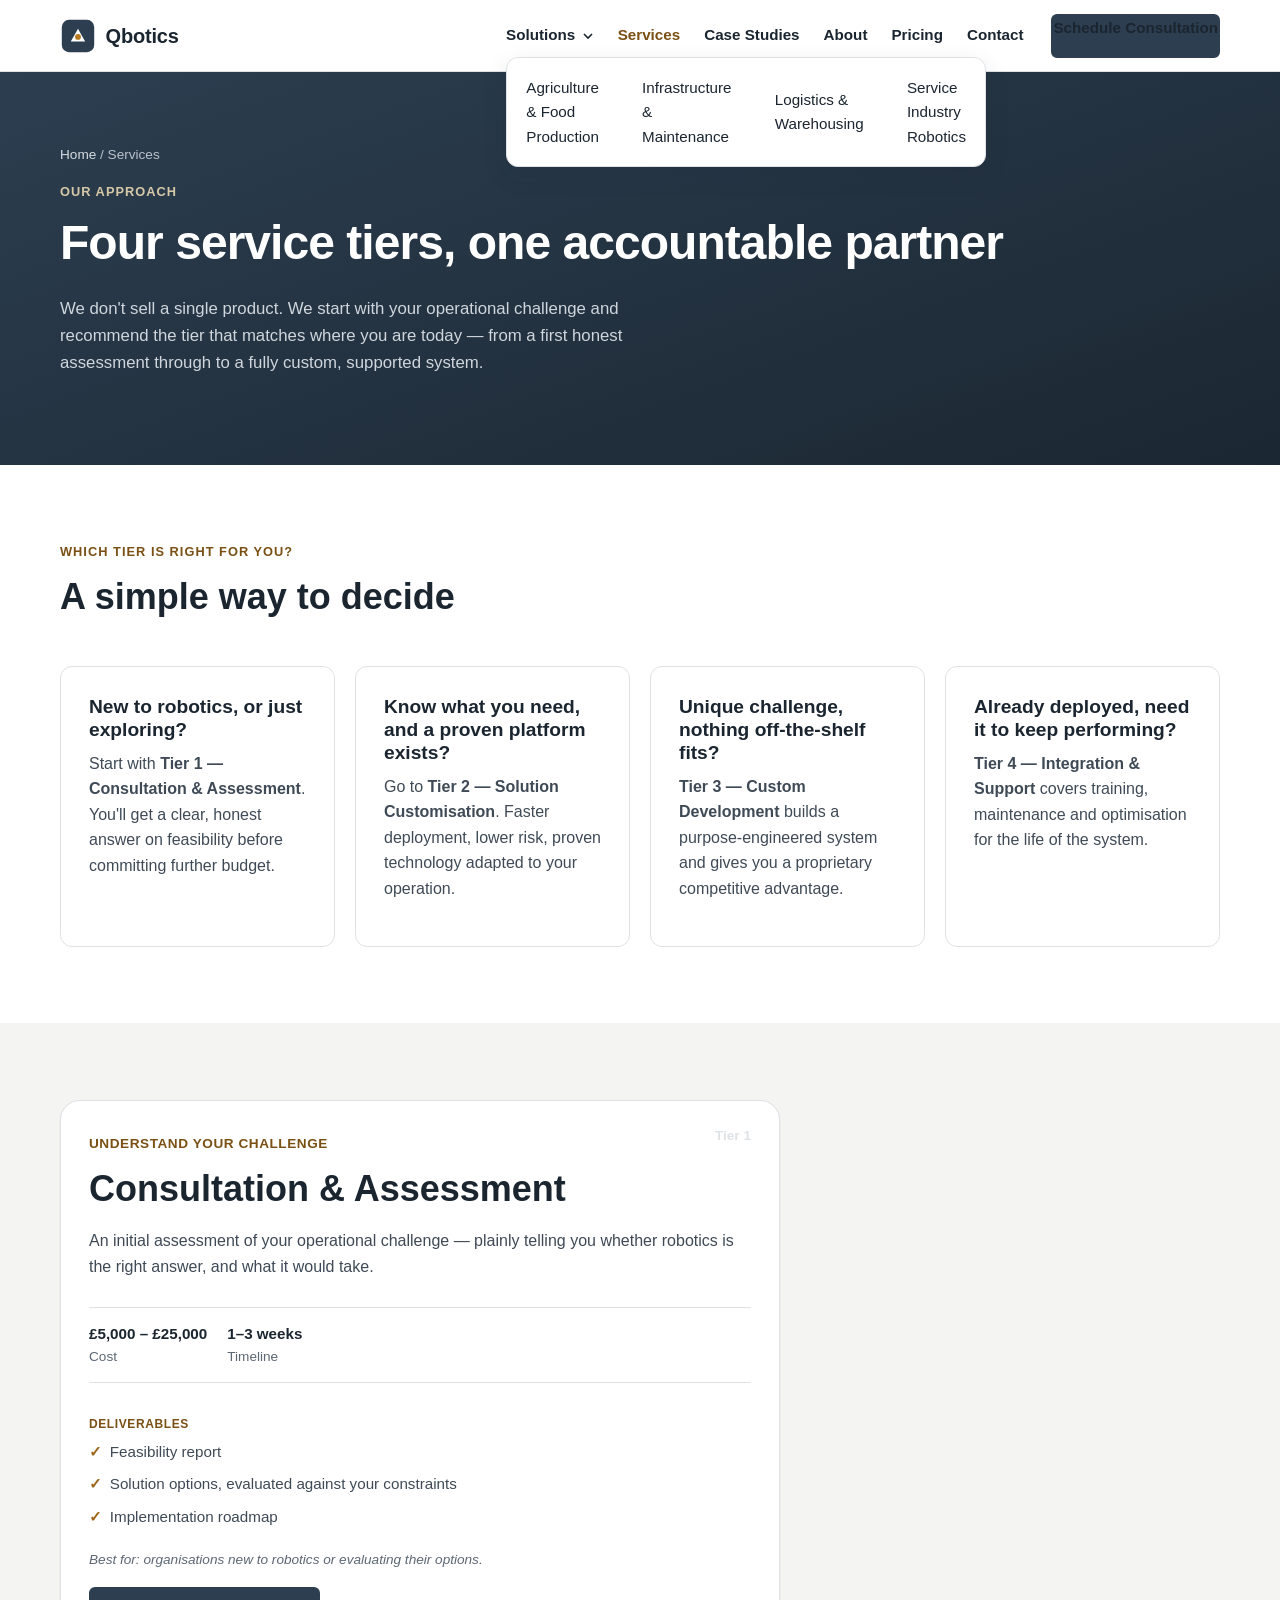
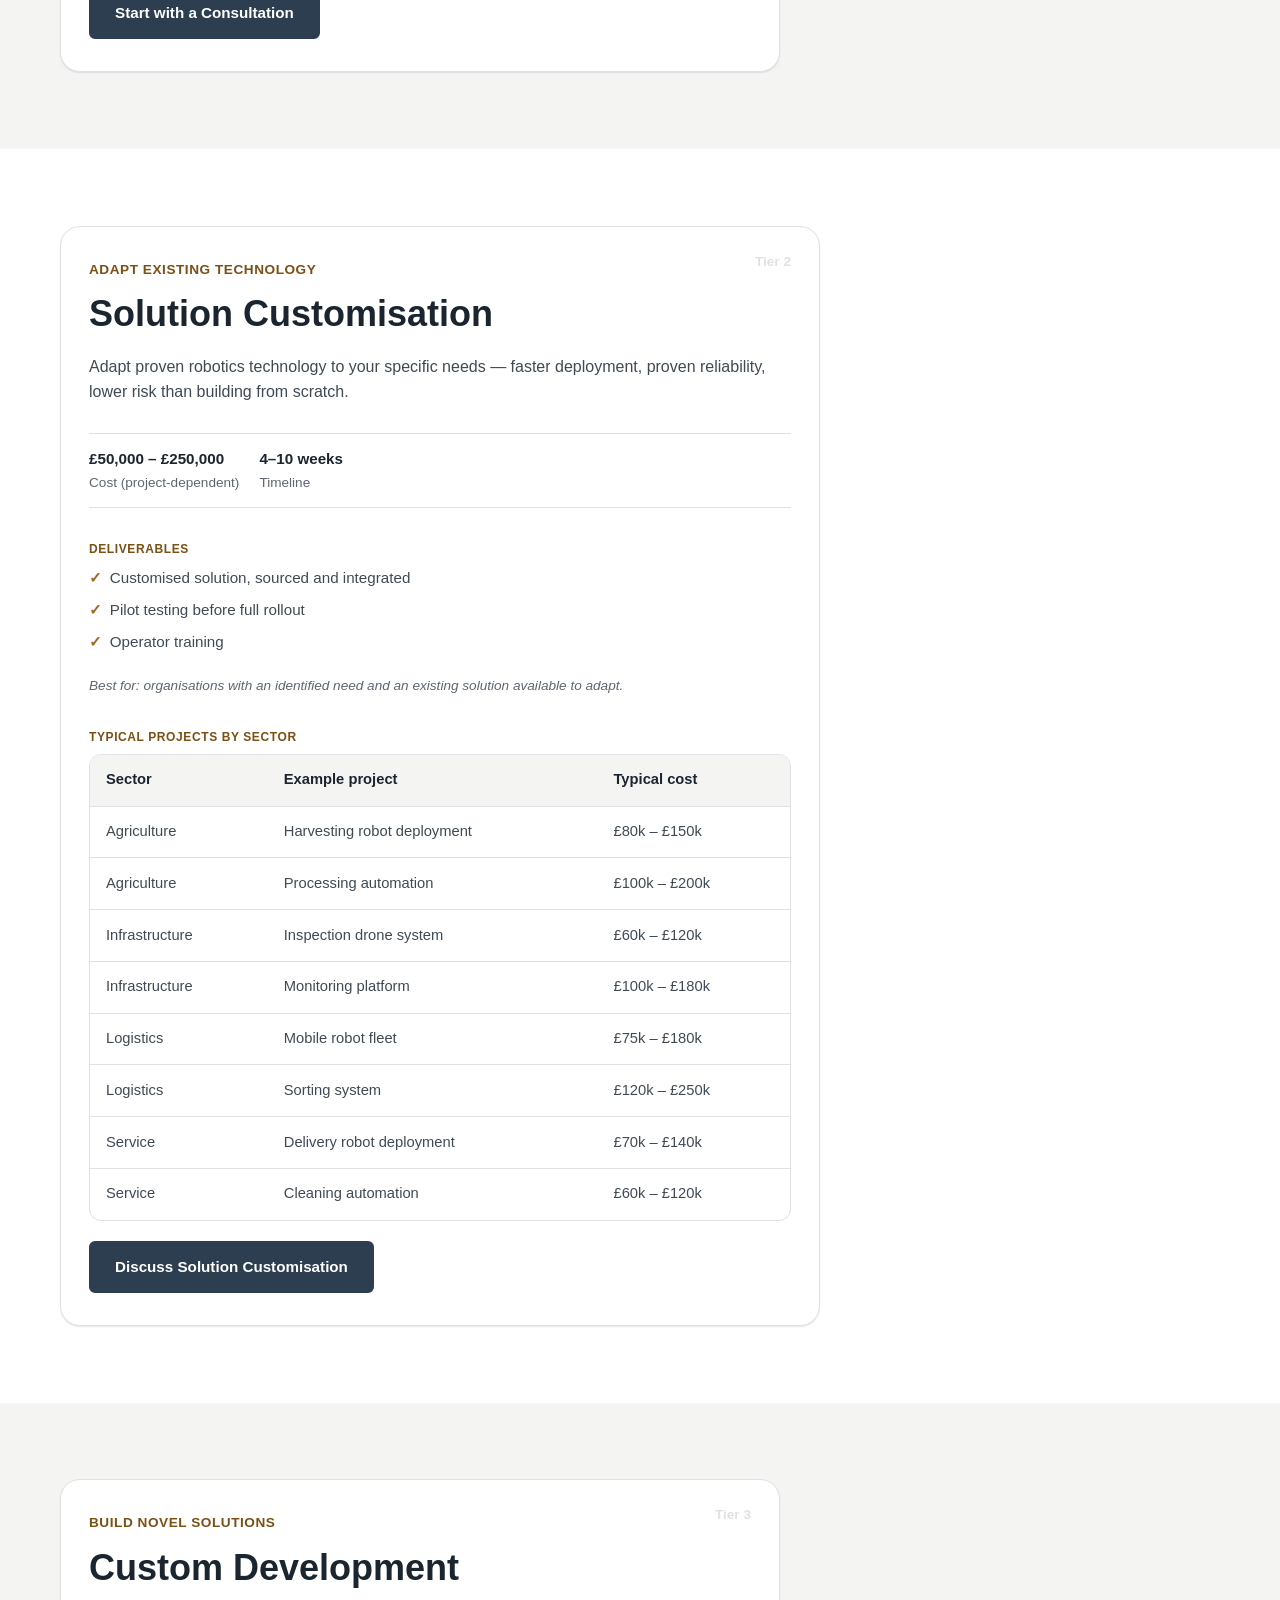
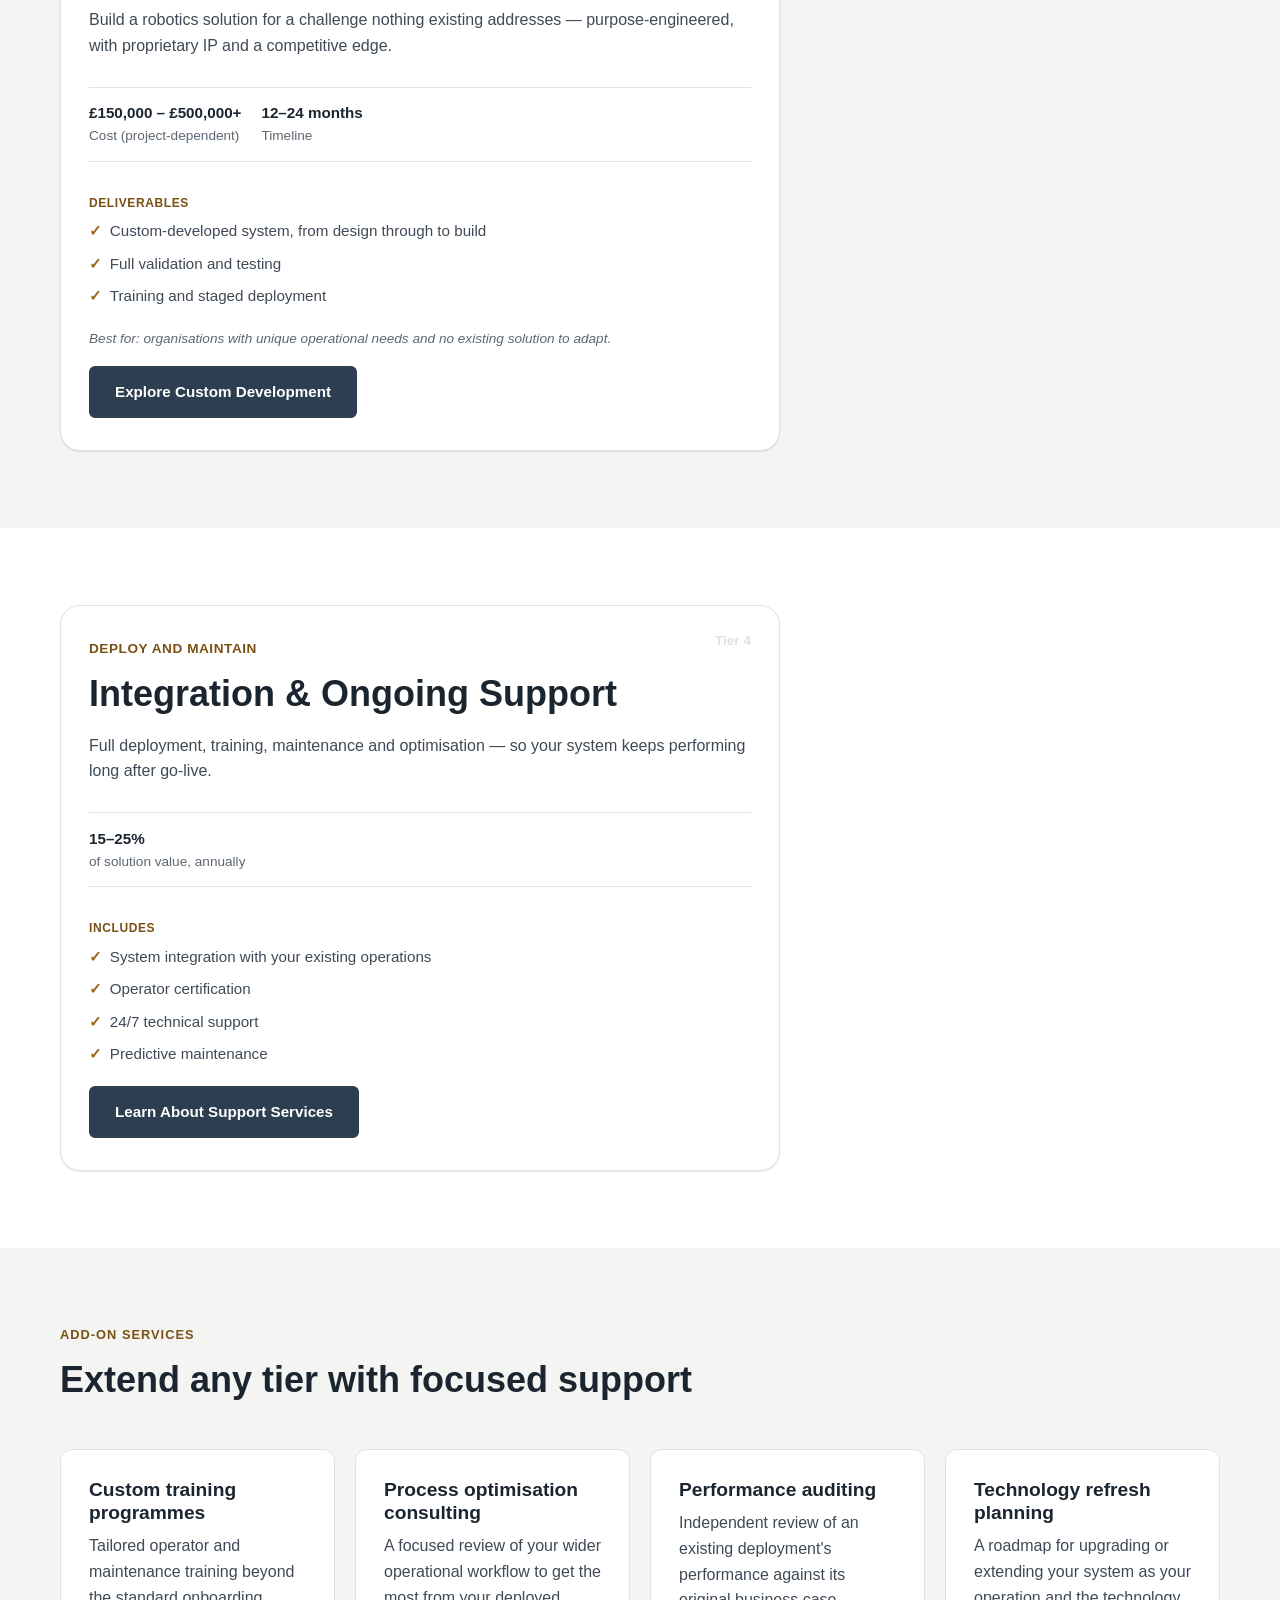
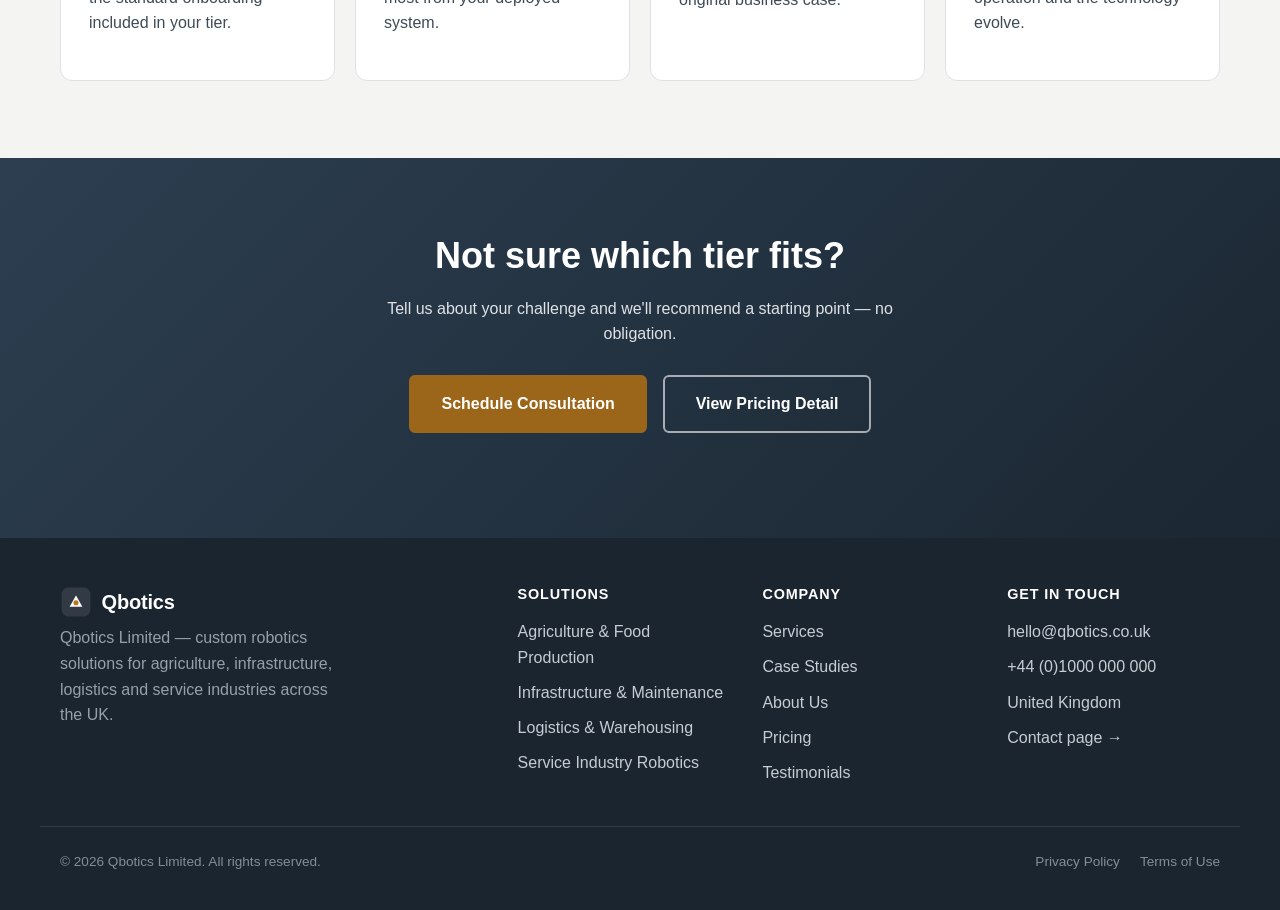
<file: services.html>
<!DOCTYPE html>
<html lang="en-GB">
<head>
  <meta charset="UTF-8">
  <meta name="viewport" content="width=device-width, initial-scale=1.0">
  <title>Services | Four Ways to Deploy Robotics | Qbotics</title>
  <meta name="description" content="Qbotics services: Consultation & Assessment, Solution Customisation, Custom Development and Integration & Support — four tiers matched to your stage of robotics adoption.">
  <meta property="og:title" content="Services | Four Ways to Deploy Robotics | Qbotics">
  <meta property="og:description" content="From feasibility assessment to fully custom development and ongoing support — a service tier for every stage of robotics adoption.">
  <meta property="og:type" content="website">
  <meta property="og:url" content="https://www.qbotics.co.uk/services.html">
  <link rel="canonical" href="https://www.qbotics.co.uk/services.html">
  <link rel="icon" type="image/svg+xml" href="assets/favicon.svg">
  <link rel="preconnect" href="https://fonts.googleapis.com">
  <link rel="stylesheet" href="css/styles.css">
</head>
<body>
  <a class="skip-link" href="#main">Skip to main content</a>

  <header class="site-header">
    <div class="container header-inner">
      <a href="index.html" class="logo" aria-label="Qbotics home">
        <span class="logo-mark" aria-hidden="true">
          <svg viewBox="0 0 40 40" width="36" height="36" role="img" aria-hidden="true">
            <rect x="2" y="2" width="36" height="36" rx="8" fill="#2C3E50"/>
            <path d="M12 26 L20 12 L28 26 Z" fill="#ffffff"/>
            <circle cx="20" cy="21" r="3.2" fill="#B7791F"/>
          </svg>
        </span>
        <span class="logo-text">Qbotics</span>
      </a>
      <button class="nav-toggle" id="navToggle" aria-expanded="false" aria-controls="primaryNav" aria-label="Toggle navigation menu">
        <span></span><span></span><span></span>
      </button>
      <nav class="primary-nav" id="primaryNav" aria-label="Primary">
        <ul>
          <li class="has-dropdown">
            <button class="dropdown-toggle" aria-expanded="false" aria-haspopup="true">Solutions
              <svg width="12" height="12" viewBox="0 0 12 12" aria-hidden="true"><path d="M2 4l4 4 4-4" stroke="currentColor" stroke-width="1.6" fill="none"/></svg>
            </button>
            <ul class="dropdown-menu">
              <li><a href="agriculture.html">Agriculture &amp; Food Production</a></li>
              <li><a href="infrastructure.html">Infrastructure &amp; Maintenance</a></li>
              <li><a href="logistics.html">Logistics &amp; Warehousing</a></li>
              <li><a href="service-industry.html">Service Industry Robotics</a></li>
            </ul>
          </li>
          <li><a href="services.html" aria-current="page">Services</a></li>
          <li><a href="case-studies.html">Case Studies</a></li>
          <li><a href="about.html">About</a></li>
          <li><a href="pricing.html">Pricing</a></li>
          <li><a href="contact.html">Contact</a></li>
        </ul>
        <a href="contact.html" class="btn btn-primary nav-cta">Schedule Consultation</a>
      </nav>
    </div>
  </header>

  <main id="main">
    <section class="page-hero">
      <div class="container">
        <p class="breadcrumbs"><a href="index.html">Home</a> / Services</p>
        <p class="eyebrow eyebrow-light">Our approach</p>
        <h1>Four service tiers, one accountable partner</h1>
        <p class="section-lead">
          We don't sell a single product. We start with your operational challenge and
          recommend the tier that matches where you are today — from a first honest
          assessment through to a fully custom, supported system.
        </p>
      </div>
    </section>

    <!-- Decision guidance -->
    <section class="section">
      <div class="container">
        <div class="section-head">
          <p class="eyebrow">Which tier is right for you?</p>
          <h2>A simple way to decide</h2>
        </div>
        <div class="cap-grid">
          <div class="cap-card">
            <h3>New to robotics, or just exploring?</h3>
            <p>Start with <strong>Tier 1 &mdash; Consultation &amp; Assessment</strong>. You'll get a clear, honest answer on feasibility before committing further budget.</p>
          </div>
          <div class="cap-card">
            <h3>Know what you need, and a proven platform exists?</h3>
            <p>Go to <strong>Tier 2 &mdash; Solution Customisation</strong>. Faster deployment, lower risk, proven technology adapted to your operation.</p>
          </div>
          <div class="cap-card">
            <h3>Unique challenge, nothing off-the-shelf fits?</h3>
            <p><strong>Tier 3 &mdash; Custom Development</strong> builds a purpose-engineered system and gives you a proprietary competitive advantage.</p>
          </div>
          <div class="cap-card">
            <h3>Already deployed, need it to keep performing?</h3>
            <p><strong>Tier 4 &mdash; Integration &amp; Support</strong> covers training, maintenance and optimisation for the life of the system.</p>
          </div>
        </div>
      </div>
    </section>

    <!-- Tier 1 -->
    <section class="section section-alt" id="tier-1">
      <div class="container">
        <div class="tier-grid" style="grid-template-columns: 1fr;">
          <article class="tier-card" style="max-width: 720px;">
            <div class="tier-number" aria-hidden="true">Tier 1</div>
            <p class="tier-sub">Understand your challenge</p>
            <h2>Consultation &amp; Assessment</h2>
            <p>An initial assessment of your operational challenge — plainly telling you whether robotics is the right answer, and what it would take.</p>
            <div class="tier-meta">
              <div><strong>£5,000 &ndash; £25,000</strong>Cost</div>
              <div><strong>1&ndash;3 weeks</strong>Timeline</div>
            </div>
            <p class="cs-section-label">Deliverables</p>
            <ul class="tier-list">
              <li>Feasibility report</li>
              <li>Solution options, evaluated against your constraints</li>
              <li>Implementation roadmap</li>
            </ul>
            <p class="tier-best-for">Best for: organisations new to robotics or evaluating their options.</p>
            <a href="contact.html?tier=1" class="btn btn-primary">Start with a Consultation</a>
          </article>
        </div>
      </div>
    </section>

    <!-- Tier 2 -->
    <section class="section" id="tier-2">
      <div class="container">
        <div class="tier-grid" style="grid-template-columns: 1fr;">
          <article class="tier-card" style="max-width: 760px;">
            <div class="tier-number" aria-hidden="true">Tier 2</div>
            <p class="tier-sub">Adapt existing technology</p>
            <h2>Solution Customisation</h2>
            <p>Adapt proven robotics technology to your specific needs — faster deployment, proven reliability, lower risk than building from scratch.</p>
            <div class="tier-meta">
              <div><strong>£50,000 &ndash; £250,000</strong>Cost (project-dependent)</div>
              <div><strong>4&ndash;10 weeks</strong>Timeline</div>
            </div>
            <p class="cs-section-label">Deliverables</p>
            <ul class="tier-list">
              <li>Customised solution, sourced and integrated</li>
              <li>Pilot testing before full rollout</li>
              <li>Operator training</li>
            </ul>
            <p class="tier-best-for">Best for: organisations with an identified need and an existing solution available to adapt.</p>
            <p class="cs-section-label">Typical projects by sector</p>
            <div class="price-table-wrap">
              <table class="price-table">
                <thead><tr><th>Sector</th><th>Example project</th><th>Typical cost</th></tr></thead>
                <tbody>
                  <tr><td>Agriculture</td><td>Harvesting robot deployment</td><td>£80k &ndash; £150k</td></tr>
                  <tr><td>Agriculture</td><td>Processing automation</td><td>£100k &ndash; £200k</td></tr>
                  <tr><td>Infrastructure</td><td>Inspection drone system</td><td>£60k &ndash; £120k</td></tr>
                  <tr><td>Infrastructure</td><td>Monitoring platform</td><td>£100k &ndash; £180k</td></tr>
                  <tr><td>Logistics</td><td>Mobile robot fleet</td><td>£75k &ndash; £180k</td></tr>
                  <tr><td>Logistics</td><td>Sorting system</td><td>£120k &ndash; £250k</td></tr>
                  <tr><td>Service</td><td>Delivery robot deployment</td><td>£70k &ndash; £140k</td></tr>
                  <tr><td>Service</td><td>Cleaning automation</td><td>£60k &ndash; £120k</td></tr>
                </tbody>
              </table>
            </div>
            <div style="margin-top: 1.25rem;">
              <a href="contact.html?tier=2" class="btn btn-primary">Discuss Solution Customisation</a>
            </div>
          </article>
        </div>
      </div>
    </section>

    <!-- Tier 3 -->
    <section class="section section-alt" id="tier-3">
      <div class="container">
        <div class="tier-grid" style="grid-template-columns: 1fr;">
          <article class="tier-card" style="max-width: 720px;">
            <div class="tier-number" aria-hidden="true">Tier 3</div>
            <p class="tier-sub">Build novel solutions</p>
            <h2>Custom Development</h2>
            <p>Build a robotics solution for a challenge nothing existing addresses — purpose-engineered, with proprietary IP and a competitive edge.</p>
            <div class="tier-meta">
              <div><strong>£150,000 &ndash; £500,000+</strong>Cost (project-dependent)</div>
              <div><strong>12&ndash;24 months</strong>Timeline</div>
            </div>
            <p class="cs-section-label">Deliverables</p>
            <ul class="tier-list">
              <li>Custom-developed system, from design through to build</li>
              <li>Full validation and testing</li>
              <li>Training and staged deployment</li>
            </ul>
            <p class="tier-best-for">Best for: organisations with unique operational needs and no existing solution to adapt.</p>
            <a href="contact.html?tier=3" class="btn btn-primary">Explore Custom Development</a>
          </article>
        </div>
      </div>
    </section>

    <!-- Tier 4 -->
    <section class="section" id="tier-4">
      <div class="container">
        <div class="tier-grid" style="grid-template-columns: 1fr;">
          <article class="tier-card" style="max-width: 720px;">
            <div class="tier-number" aria-hidden="true">Tier 4</div>
            <p class="tier-sub">Deploy and maintain</p>
            <h2>Integration &amp; Ongoing Support</h2>
            <p>Full deployment, training, maintenance and optimisation — so your system keeps performing long after go-live.</p>
            <div class="tier-meta">
              <div><strong>15&ndash;25%</strong>of solution value, annually</div>
            </div>
            <p class="cs-section-label">Includes</p>
            <ul class="tier-list">
              <li>System integration with your existing operations</li>
              <li>Operator certification</li>
              <li>24/7 technical support</li>
              <li>Predictive maintenance</li>
            </ul>
            <a href="contact.html?tier=4" class="btn btn-primary">Learn About Support Services</a>
          </article>
        </div>
      </div>
    </section>

    <!-- Add-on services -->
    <section class="section section-alt">
      <div class="container">
        <div class="section-head">
          <p class="eyebrow">Add-on services</p>
          <h2>Extend any tier with focused support</h2>
        </div>
        <div class="cap-grid">
          <div class="cap-card"><h3>Custom training programmes</h3><p>Tailored operator and maintenance training beyond the standard onboarding included in your tier.</p></div>
          <div class="cap-card"><h3>Process optimisation consulting</h3><p>A focused review of your wider operational workflow to get the most from your deployed system.</p></div>
          <div class="cap-card"><h3>Performance auditing</h3><p>Independent review of an existing deployment's performance against its original business case.</p></div>
          <div class="cap-card"><h3>Technology refresh planning</h3><p>A roadmap for upgrading or extending your system as your operation and the technology evolve.</p></div>
        </div>
      </div>
    </section>

    <section class="cta-band">
      <div class="container cta-band-inner">
        <h2>Not sure which tier fits?</h2>
        <p>Tell us about your challenge and we'll recommend a starting point — no obligation.</p>
        <div class="hero-actions">
          <a href="contact.html" class="btn btn-signal btn-lg">Schedule Consultation</a>
          <a href="pricing.html" class="btn btn-outline-light btn-lg">View Pricing Detail</a>
        </div>
      </div>
    </section>
  </main>

  <footer class="site-footer">
    <div class="container footer-grid">
      <div class="footer-brand">
        <a href="index.html" class="logo" aria-label="Qbotics home">
          <span class="logo-mark" aria-hidden="true">
            <svg viewBox="0 0 40 40" width="32" height="32" role="img" aria-hidden="true">
              <rect x="2" y="2" width="36" height="36" rx="8" fill="#ffffff" opacity="0.1"/>
              <path d="M12 26 L20 12 L28 26 Z" fill="#ffffff"/>
              <circle cx="20" cy="21" r="3.2" fill="#B7791F"/>
            </svg>
          </span>
          <span class="logo-text">Qbotics</span>
        </a>
        <p>Qbotics Limited &mdash; custom robotics solutions for agriculture, infrastructure, logistics and service industries across the UK.</p>
      </div>
      <nav class="footer-nav" aria-label="Footer solutions">
        <h3>Solutions</h3>
        <ul>
          <li><a href="agriculture.html">Agriculture &amp; Food Production</a></li>
          <li><a href="infrastructure.html">Infrastructure &amp; Maintenance</a></li>
          <li><a href="logistics.html">Logistics &amp; Warehousing</a></li>
          <li><a href="service-industry.html">Service Industry Robotics</a></li>
        </ul>
      </nav>
      <nav class="footer-nav" aria-label="Footer company">
        <h3>Company</h3>
        <ul>
          <li><a href="services.html">Services</a></li>
          <li><a href="case-studies.html">Case Studies</a></li>
          <li><a href="about.html">About Us</a></li>
          <li><a href="pricing.html">Pricing</a></li>
          <li><a href="testimonials.html">Testimonials</a></li>
        </ul>
      </nav>
      <div class="footer-contact">
        <h3>Get in touch</h3>
        <ul>
          <li><a href="mailto:hello@qbotics.co.uk">hello@qbotics.co.uk</a></li>
          <li><a href="tel:+441000000000">+44 (0)1000 000 000</a></li>
          <li>United Kingdom</li>
          <li><a href="contact.html">Contact page &rarr;</a></li>
        </ul>
      </div>
    </div>
    <div class="container footer-bottom">
      <p>&copy; <span id="year">2026</span> Qbotics Limited. All rights reserved.</p>
      <ul class="legal-links"><li><a href="#">Privacy Policy</a></li><li><a href="#">Terms of Use</a></li></ul>
    </div>
  </footer>

  <script src="js/main.js"></script>
</body>
</html>
</file>
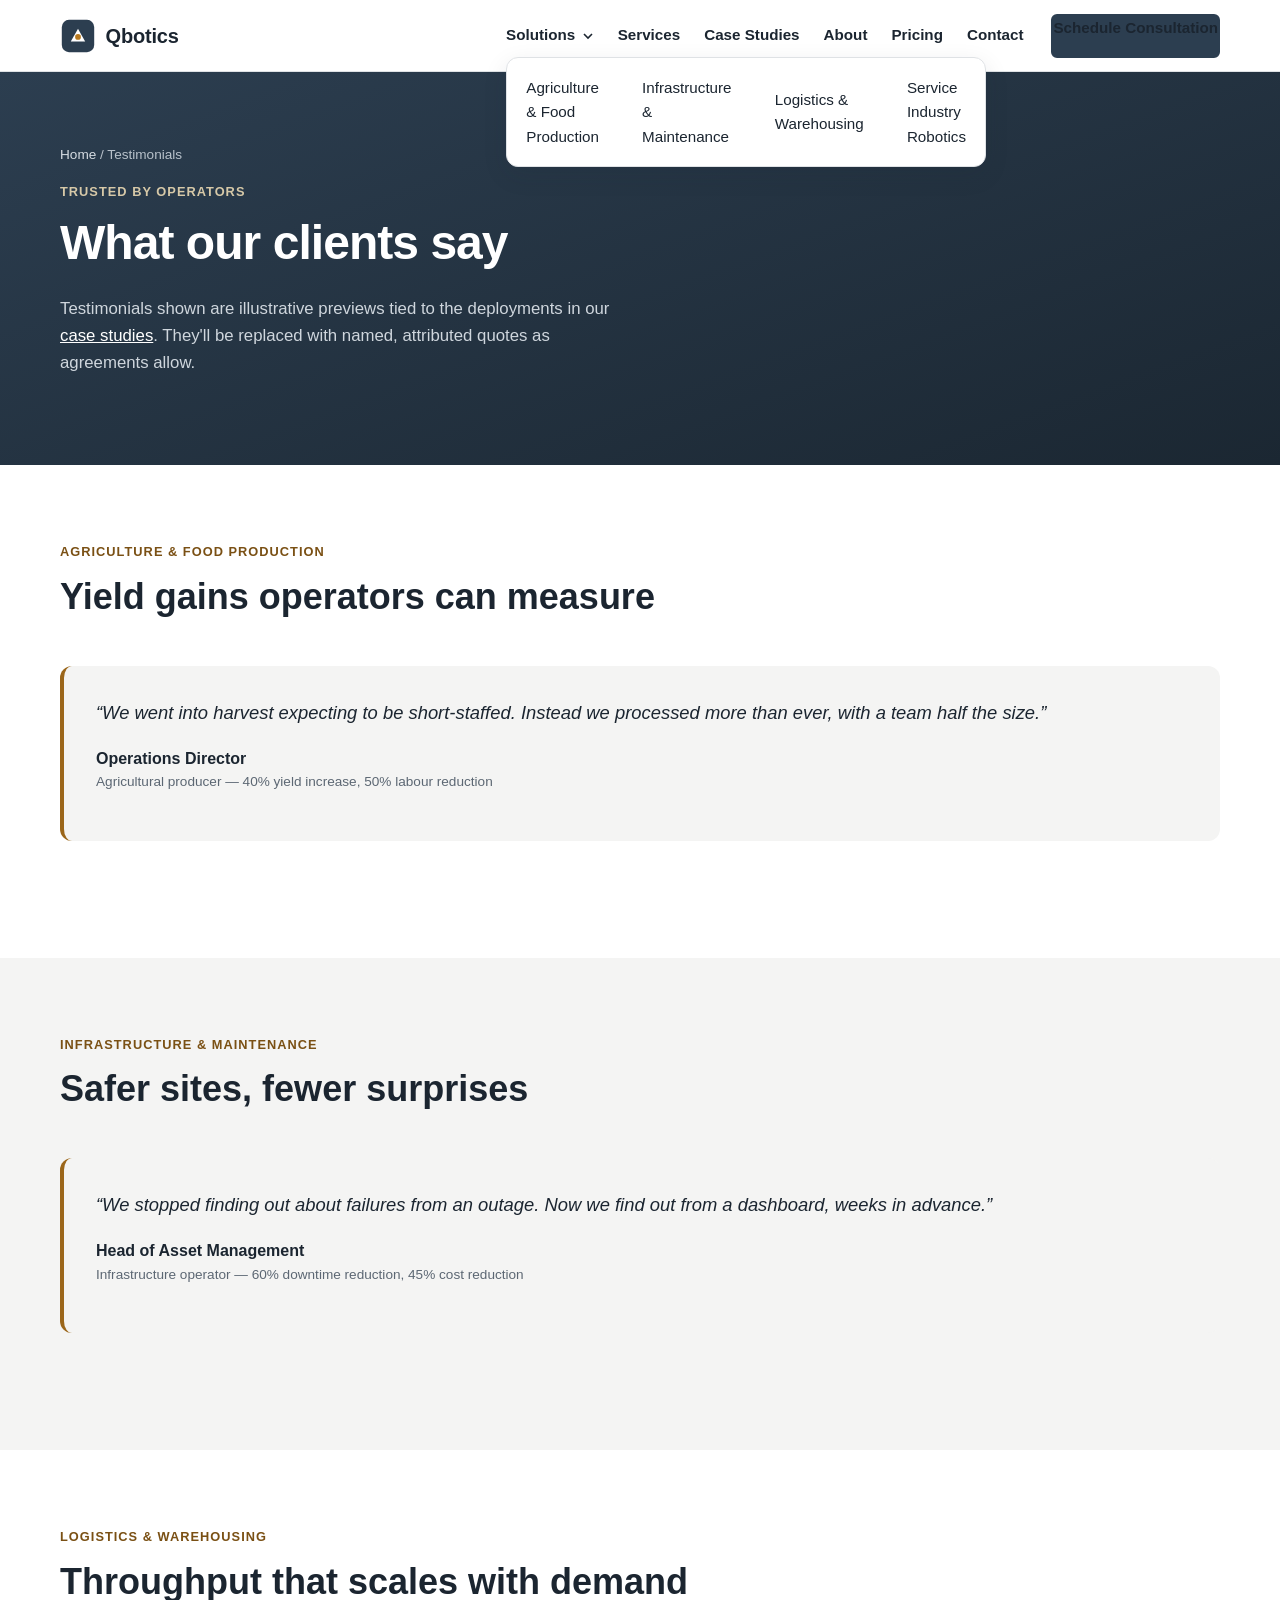
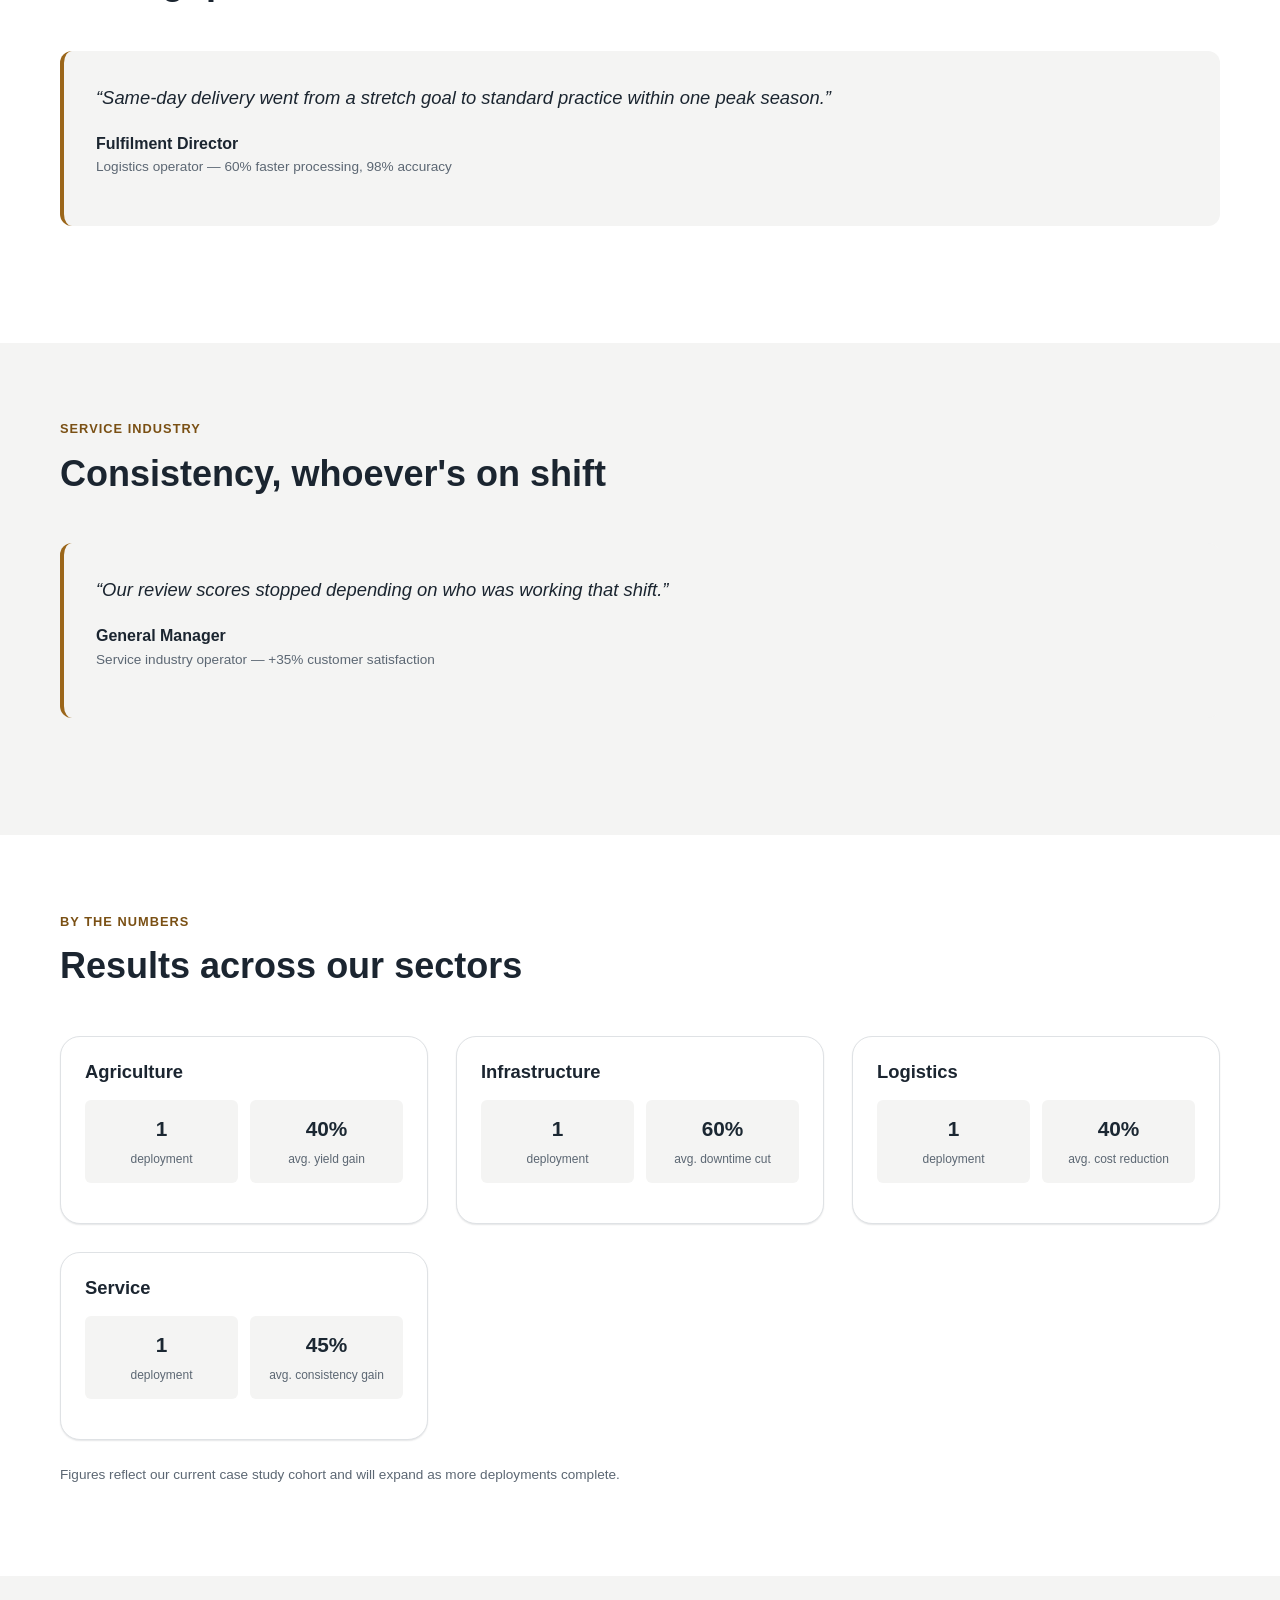
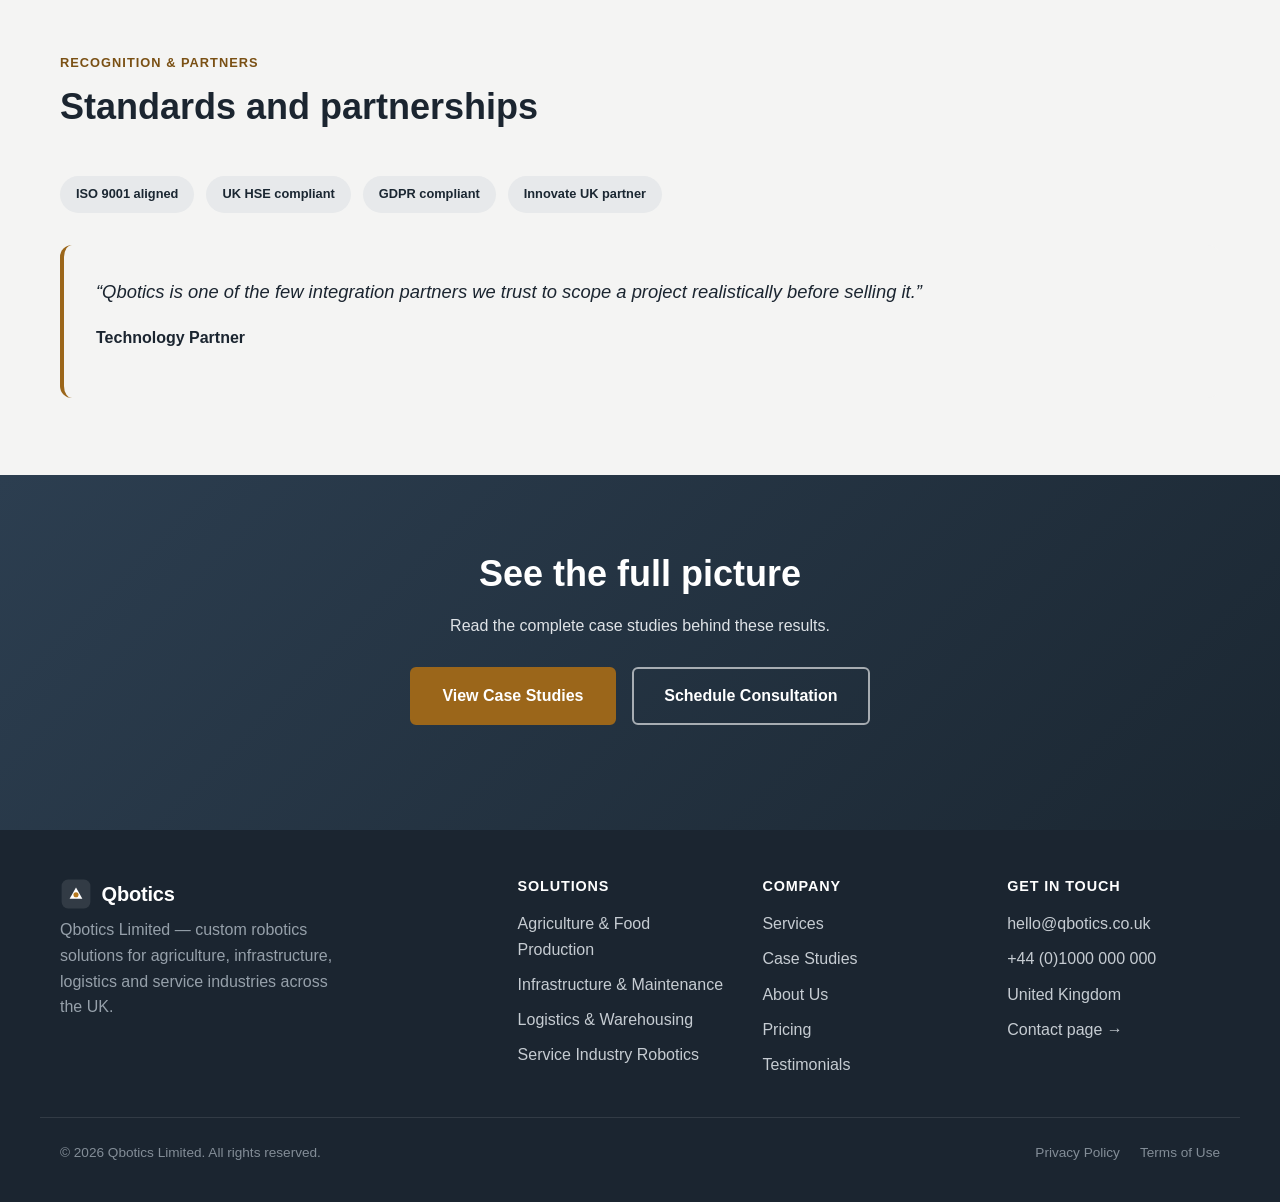
<file: testimonials.html>
<!DOCTYPE html>
<html lang="en-GB">
<head>
  <meta charset="UTF-8">
  <meta name="viewport" content="width=device-width, initial-scale=1.0">
  <title>Testimonials &amp; Social Proof | Qbotics</title>
  <meta name="description" content="What Qbotics clients say across agriculture, infrastructure, logistics and service industries — testimonials, results by sector, and industry recognition.">
  <meta property="og:title" content="Testimonials & Social Proof | Qbotics">
  <meta property="og:description" content="Client testimonials, quantified results and industry recognition across all four sectors we serve.">
  <meta property="og:type" content="website">
  <meta property="og:url" content="https://www.qbotics.co.uk/testimonials.html">
  <link rel="canonical" href="https://www.qbotics.co.uk/testimonials.html">
  <link rel="icon" type="image/svg+xml" href="assets/favicon.svg">
  <link rel="preconnect" href="https://fonts.googleapis.com">
  <link rel="stylesheet" href="css/styles.css">
</head>
<body>
  <a class="skip-link" href="#main">Skip to main content</a>

  <header class="site-header">
    <div class="container header-inner">
      <a href="index.html" class="logo" aria-label="Qbotics home">
        <span class="logo-mark" aria-hidden="true">
          <svg viewBox="0 0 40 40" width="36" height="36" role="img" aria-hidden="true">
            <rect x="2" y="2" width="36" height="36" rx="8" fill="#2C3E50"/>
            <path d="M12 26 L20 12 L28 26 Z" fill="#ffffff"/>
            <circle cx="20" cy="21" r="3.2" fill="#B7791F"/>
          </svg>
        </span>
        <span class="logo-text">Qbotics</span>
      </a>
      <button class="nav-toggle" id="navToggle" aria-expanded="false" aria-controls="primaryNav" aria-label="Toggle navigation menu">
        <span></span><span></span><span></span>
      </button>
      <nav class="primary-nav" id="primaryNav" aria-label="Primary">
        <ul>
          <li class="has-dropdown">
            <button class="dropdown-toggle" aria-expanded="false" aria-haspopup="true">Solutions
              <svg width="12" height="12" viewBox="0 0 12 12" aria-hidden="true"><path d="M2 4l4 4 4-4" stroke="currentColor" stroke-width="1.6" fill="none"/></svg>
            </button>
            <ul class="dropdown-menu">
              <li><a href="agriculture.html">Agriculture &amp; Food Production</a></li>
              <li><a href="infrastructure.html">Infrastructure &amp; Maintenance</a></li>
              <li><a href="logistics.html">Logistics &amp; Warehousing</a></li>
              <li><a href="service-industry.html">Service Industry Robotics</a></li>
            </ul>
          </li>
          <li><a href="services.html">Services</a></li>
          <li><a href="case-studies.html">Case Studies</a></li>
          <li><a href="about.html">About</a></li>
          <li><a href="pricing.html">Pricing</a></li>
          <li><a href="contact.html">Contact</a></li>
        </ul>
        <a href="contact.html" class="btn btn-primary nav-cta">Schedule Consultation</a>
      </nav>
    </div>
  </header>

  <main id="main">
    <section class="page-hero">
      <div class="container">
        <p class="breadcrumbs"><a href="index.html">Home</a> / Testimonials</p>
        <p class="eyebrow eyebrow-light">Trusted by operators</p>
        <h1>What our clients say</h1>
        <p class="section-lead">Testimonials shown are illustrative previews tied to the deployments in our <a href="case-studies.html" style="color:#fff; text-decoration: underline;">case studies</a>. They'll be replaced with named, attributed quotes as agreements allow.</p>
      </div>
    </section>

    <section class="section">
      <div class="container">
        <div class="section-head">
          <p class="eyebrow">Agriculture &amp; Food Production</p>
          <h2>Yield gains operators can measure</h2>
        </div>
        <div class="trust-grid" style="grid-template-columns: 1fr;">
          <blockquote class="testimonial">
            <p>&ldquo;We went into harvest expecting to be short-staffed. Instead we processed more than ever, with a team half the size.&rdquo;</p>
            <footer>
              <span class="testimonial-role">Operations Director</span>
              <span class="testimonial-org">Agricultural producer &mdash; 40% yield increase, 50% labour reduction</span>
            </footer>
          </blockquote>
        </div>
      </div>
    </section>

    <section class="section section-alt">
      <div class="container">
        <div class="section-head">
          <p class="eyebrow">Infrastructure &amp; Maintenance</p>
          <h2>Safer sites, fewer surprises</h2>
        </div>
        <div class="trust-grid" style="grid-template-columns: 1fr;">
          <blockquote class="testimonial">
            <p>&ldquo;We stopped finding out about failures from an outage. Now we find out from a dashboard, weeks in advance.&rdquo;</p>
            <footer>
              <span class="testimonial-role">Head of Asset Management</span>
              <span class="testimonial-org">Infrastructure operator &mdash; 60% downtime reduction, 45% cost reduction</span>
            </footer>
          </blockquote>
        </div>
      </div>
    </section>

    <section class="section">
      <div class="container">
        <div class="section-head">
          <p class="eyebrow">Logistics &amp; Warehousing</p>
          <h2>Throughput that scales with demand</h2>
        </div>
        <div class="trust-grid" style="grid-template-columns: 1fr;">
          <blockquote class="testimonial">
            <p>&ldquo;Same-day delivery went from a stretch goal to standard practice within one peak season.&rdquo;</p>
            <footer>
              <span class="testimonial-role">Fulfilment Director</span>
              <span class="testimonial-org">Logistics operator &mdash; 60% faster processing, 98% accuracy</span>
            </footer>
          </blockquote>
        </div>
      </div>
    </section>

    <section class="section section-alt">
      <div class="container">
        <div class="section-head">
          <p class="eyebrow">Service Industry</p>
          <h2>Consistency, whoever's on shift</h2>
        </div>
        <div class="trust-grid" style="grid-template-columns: 1fr;">
          <blockquote class="testimonial">
            <p>&ldquo;Our review scores stopped depending on who was working that shift.&rdquo;</p>
            <footer>
              <span class="testimonial-role">General Manager</span>
              <span class="testimonial-org">Service industry operator &mdash; +35% customer satisfaction</span>
            </footer>
          </blockquote>
        </div>
      </div>
    </section>

    <section class="section">
      <div class="container">
        <div class="section-head">
          <p class="eyebrow">By the numbers</p>
          <h2>Results across our sectors</h2>
        </div>
        <div class="cs-grid">
          <div class="cs-card"><div class="cs-card-body">
            <h3>Agriculture</h3>
            <div class="cs-results"><div class="cs-result"><strong>1</strong><span>deployment</span></div><div class="cs-result"><strong>40%</strong><span>avg. yield gain</span></div></div>
          </div></div>
          <div class="cs-card"><div class="cs-card-body">
            <h3>Infrastructure</h3>
            <div class="cs-results"><div class="cs-result"><strong>1</strong><span>deployment</span></div><div class="cs-result"><strong>60%</strong><span>avg. downtime cut</span></div></div>
          </div></div>
          <div class="cs-card"><div class="cs-card-body">
            <h3>Logistics</h3>
            <div class="cs-results"><div class="cs-result"><strong>1</strong><span>deployment</span></div><div class="cs-result"><strong>40%</strong><span>avg. cost reduction</span></div></div>
          </div></div>
          <div class="cs-card"><div class="cs-card-body">
            <h3>Service</h3>
            <div class="cs-results"><div class="cs-result"><strong>1</strong><span>deployment</span></div><div class="cs-result"><strong>45%</strong><span>avg. consistency gain</span></div></div>
          </div></div>
        </div>
        <p class="form-note" style="margin-top:1.5rem;">Figures reflect our current case study cohort and will expand as more deployments complete.</p>
      </div>
    </section>

    <section class="section section-alt">
      <div class="container">
        <div class="section-head">
          <p class="eyebrow">Recognition &amp; partners</p>
          <h2>Standards and partnerships</h2>
        </div>
        <div class="certifications" style="border-top: none; padding-top: 0; margin-bottom: 2rem;">
          <span class="cert-badge">ISO 9001 aligned</span>
          <span class="cert-badge">UK HSE compliant</span>
          <span class="cert-badge">GDPR compliant</span>
          <span class="cert-badge">Innovate UK partner</span>
        </div>
        <blockquote class="testimonial">
          <p>&ldquo;Qbotics is one of the few integration partners we trust to scope a project realistically before selling it.&rdquo;</p>
          <footer><span class="testimonial-role">Technology Partner</span></footer>
        </blockquote>
      </div>
    </section>

    <section class="cta-band">
      <div class="container cta-band-inner">
        <h2>See the full picture</h2>
        <p>Read the complete case studies behind these results.</p>
        <div class="hero-actions">
          <a href="case-studies.html" class="btn btn-signal btn-lg">View Case Studies</a>
          <a href="contact.html" class="btn btn-outline-light btn-lg">Schedule Consultation</a>
        </div>
      </div>
    </section>
  </main>

  <footer class="site-footer">
    <div class="container footer-grid">
      <div class="footer-brand">
        <a href="index.html" class="logo" aria-label="Qbotics home">
          <span class="logo-mark" aria-hidden="true">
            <svg viewBox="0 0 40 40" width="32" height="32" role="img" aria-hidden="true">
              <rect x="2" y="2" width="36" height="36" rx="8" fill="#ffffff" opacity="0.1"/>
              <path d="M12 26 L20 12 L28 26 Z" fill="#ffffff"/>
              <circle cx="20" cy="21" r="3.2" fill="#B7791F"/>
            </svg>
          </span>
          <span class="logo-text">Qbotics</span>
        </a>
        <p>Qbotics Limited &mdash; custom robotics solutions for agriculture, infrastructure, logistics and service industries across the UK.</p>
      </div>
      <nav class="footer-nav" aria-label="Footer solutions">
        <h3>Solutions</h3>
        <ul>
          <li><a href="agriculture.html">Agriculture &amp; Food Production</a></li>
          <li><a href="infrastructure.html">Infrastructure &amp; Maintenance</a></li>
          <li><a href="logistics.html">Logistics &amp; Warehousing</a></li>
          <li><a href="service-industry.html">Service Industry Robotics</a></li>
        </ul>
      </nav>
      <nav class="footer-nav" aria-label="Footer company">
        <h3>Company</h3>
        <ul>
          <li><a href="services.html">Services</a></li>
          <li><a href="case-studies.html">Case Studies</a></li>
          <li><a href="about.html">About Us</a></li>
          <li><a href="pricing.html">Pricing</a></li>
          <li><a href="testimonials.html" aria-current="page">Testimonials</a></li>
        </ul>
      </nav>
      <div class="footer-contact">
        <h3>Get in touch</h3>
        <ul>
          <li><a href="mailto:hello@qbotics.co.uk">hello@qbotics.co.uk</a></li>
          <li><a href="tel:+441000000000">+44 (0)1000 000 000</a></li>
          <li>United Kingdom</li>
          <li><a href="contact.html">Contact page &rarr;</a></li>
        </ul>
      </div>
    </div>
    <div class="container footer-bottom">
      <p>&copy; <span id="year">2026</span> Qbotics Limited. All rights reserved.</p>
      <ul class="legal-links"><li><a href="#">Privacy Policy</a></li><li><a href="#">Terms of Use</a></li></ul>
    </div>
  </footer>

  <script src="js/main.js"></script>
</body>
</html>
</file>
<file: css/styles.css>
/* ==========================================================================
   Qbotics — Site Stylesheet
   Brand: #2C3E50 (charcoal / primary), #34495E (neutral accent),
          #E8E8E8 (warm/neutral accent), #B7791F (signal accent)
   Mobile-first, WCAG 2.1 AA
   ========================================================================== */

:root {
  --color-primary: #2C3E50;
  --color-primary-dark: #1B2732;
  --color-secondary: #34495E;
  --color-warm: #E8E8E8;
  --color-signal: #9B661A;
  --color-signal-dark: #7A5014;

  --color-ink: #1B2530;
  --color-body: #3f4a56;
  --color-muted: #5c6773;
  --color-bg: #ffffff;
  --color-bg-alt: #F4F4F3;
  --color-border: #dfe2e5;
  --color-white: #ffffff;
  --focus-ring: #B7791F;

  --radius-sm: 6px;
  --radius-md: 12px;
  --radius-lg: 20px;

  --shadow-sm: 0 1px 2px rgba(27, 37, 48, 0.07), 0 1px 1px rgba(27, 37, 48, 0.04);
  --shadow-md: 0 8px 24px rgba(27, 37, 48, 0.10);
  --shadow-lg: 0 16px 40px rgba(27, 37, 48, 0.14);

  --max-width: 1200px;
  --font-sans: -apple-system, BlinkMacSystemFont, "Segoe UI", Roboto, Helvetica, Arial, sans-serif;
}

/* ---------- Reset ---------- */
*, *::before, *::after { box-sizing: border-box; }
html { scroll-behavior: smooth; }
body {
  margin: 0;
  font-family: var(--font-sans);
  color: var(--color-body);
  background: var(--color-bg);
  line-height: 1.6;
  -webkit-font-smoothing: antialiased;
}
img, svg { max-width: 100%; display: block; }
a { color: var(--color-primary-dark); text-decoration: none; }
ul { margin: 0; padding: 0; list-style: none; }
h1, h2, h3, h4 { color: var(--color-ink); line-height: 1.2; margin: 0 0 0.5em; }
p { margin: 0 0 1em; }
table { border-collapse: collapse; width: 100%; }

@media (prefers-reduced-motion: reduce) {
  html { scroll-behavior: auto; }
  * { animation-duration: 0.01ms !important; transition-duration: 0.01ms !important; }
}

/* ---------- Accessibility helpers ---------- */
.skip-link {
  position: absolute;
  left: -9999px;
  top: 0;
  background: var(--color-primary-dark);
  color: #fff;
  padding: 0.75rem 1.25rem;
  z-index: 1000;
  border-radius: 0 0 var(--radius-sm) 0;
}
.skip-link:focus { left: 0; }
:focus-visible {
  outline: 3px solid var(--focus-ring);
  outline-offset: 2px;
}
.visually-hidden {
  position: absolute;
  width: 1px; height: 1px;
  padding: 0; margin: -1px;
  overflow: hidden;
  clip: rect(0,0,0,0);
  white-space: nowrap;
  border: 0;
}

/* ---------- Layout ---------- */
.container {
  max-width: var(--max-width);
  margin-inline: auto;
  padding-inline: 1.25rem;
}
.section { padding: clamp(3rem, 6vw, 6rem) 0; }
.section-alt { background: var(--color-bg-alt); }
.section-head { max-width: 720px; margin-bottom: clamp(2rem, 4vw, 3rem); }
.section-head-center { max-width: 720px; margin-inline: auto; text-align: center; }
.eyebrow {
  text-transform: uppercase;
  letter-spacing: 0.08em;
  font-size: 0.8rem;
  font-weight: 700;
  color: var(--color-signal-dark);
  margin: 0 0 0.75rem;
}
.eyebrow-light { color: #d7c9a8; }
.section-lead { font-size: 1.05rem; color: var(--color-muted); }
h2 { font-size: clamp(1.6rem, 3vw, 2.25rem); }
h3 { font-size: 1.2rem; }

/* ---------- Buttons ---------- */
.btn {
  display: inline-flex;
  align-items: center;
  justify-content: center;
  gap: 0.5rem;
  padding: 0.75rem 1.5rem;
  border-radius: var(--radius-sm);
  font-weight: 600;
  font-size: 0.95rem;
  min-height: 44px;
  border: 2px solid transparent;
  cursor: pointer;
  transition: transform 0.15s ease, box-shadow 0.15s ease, background-color 0.15s ease, color 0.15s ease;
}
.btn-lg { padding: 0.9rem 1.9rem; font-size: 1rem; }
.btn-primary {
  background: var(--color-primary);
  color: #fff;
  border-color: var(--color-primary);
}
.btn-primary:hover { background: var(--color-primary-dark); border-color: var(--color-primary-dark); }
.btn-signal {
  background: var(--color-signal);
  color: #fff;
  border-color: var(--color-signal);
}
.btn-signal:hover { background: var(--color-signal-dark); border-color: var(--color-signal-dark); }
.btn-outline {
  background: transparent;
  color: var(--color-primary-dark);
  border-color: var(--color-primary-dark);
}
.btn-outline:hover { background: var(--color-primary-dark); color: #fff; }
.btn-outline-light {
  background: transparent;
  color: #fff;
  border-color: rgba(255,255,255,0.6);
}
.btn-outline-light:hover { background: rgba(255,255,255,0.15); border-color: #fff; }
.btn-block { width: 100%; }

/* ---------- Header ---------- */
.site-header {
  position: sticky;
  top: 0;
  z-index: 100;
  background: rgba(255,255,255,0.97);
  backdrop-filter: blur(6px);
  border-bottom: 1px solid var(--color-border);
}
.header-inner {
  display: flex;
  align-items: center;
  justify-content: space-between;
  padding-block: 0.85rem;
}
.logo {
  display: inline-flex;
  align-items: center;
  gap: 0.6rem;
  font-weight: 800;
  font-size: 1.25rem;
  color: var(--color-ink);
}
.logo-text { letter-spacing: -0.01em; }

.nav-toggle {
  display: flex;
  flex-direction: column;
  justify-content: center;
  gap: 5px;
  width: 44px;
  height: 44px;
  background: transparent;
  border: 1px solid var(--color-border);
  border-radius: var(--radius-sm);
  cursor: pointer;
  padding: 0;
}
.nav-toggle span {
  display: block;
  width: 20px;
  height: 2px;
  background: var(--color-ink);
  margin-inline: auto;
  transition: transform 0.2s ease, opacity 0.2s ease;
}
.nav-toggle[aria-expanded="true"] span:nth-child(1) { transform: translateY(7px) rotate(45deg); }
.nav-toggle[aria-expanded="true"] span:nth-child(2) { opacity: 0; }
.nav-toggle[aria-expanded="true"] span:nth-child(3) { transform: translateY(-7px) rotate(-45deg); }

.primary-nav {
  position: fixed;
  top: 64px;
  left: 0;
  right: 0;
  height: calc(100vh - 64px);
  height: calc(100dvh - 64px);
  background: #fff;
  padding: 1.5rem 1.25rem;
  transform: translateY(-8px);
  opacity: 0;
  pointer-events: none;
  transition: opacity 0.2s ease, transform 0.2s ease;
  overflow-y: auto;
}
.primary-nav.is-open {
  opacity: 1;
  transform: translateY(0);
  pointer-events: auto;
}
.primary-nav ul {
  display: flex;
  flex-direction: column;
  gap: 1rem;
  margin-bottom: 1.5rem;
}
.primary-nav a {
  color: var(--color-ink);
  font-weight: 600;
  font-size: 1.1rem;
  display: block;
  padding: 0.5rem 0;
}
.primary-nav a[aria-current="page"] { color: var(--color-signal-dark); }
.nav-cta { width: 100%; }
.has-dropdown { position: relative; }
.dropdown-toggle {
  background: none; border: none; cursor: pointer;
  display: flex; align-items: center; gap: 0.4rem;
  font: inherit; font-weight: 600; font-size: 1.1rem;
  color: var(--color-ink); padding: 0.5rem 0; width: 100%; text-align: left;
}
.dropdown-menu {
  display: none;
  flex-direction: column;
  gap: 0.25rem;
  padding: 0.5rem 0 0.5rem 1rem;
}
.dropdown-menu.is-open { display: flex; }
.dropdown-menu a { font-size: 1rem; font-weight: 500; padding: 0.4rem 0; }

/* ---------- Page hero (sub-pages) ---------- */
.page-hero {
  background: linear-gradient(160deg, var(--color-primary), var(--color-primary-dark));
  color: #fff;
  padding-block: clamp(2.5rem, 6vw, 4.5rem);
}
.page-hero h1 { color: #fff; font-size: clamp(1.9rem, 4.5vw, 3rem); }
.page-hero .section-lead { color: #cfd6dd; max-width: 62ch; }
.breadcrumbs {
  font-size: 0.85rem;
  color: #b9c2cb;
  margin-bottom: 1rem;
}
.breadcrumbs a { color: #d7dde3; }
.breadcrumbs a:hover { text-decoration: underline; }

/* ---------- Hero (home) ---------- */
.hero {
  background: linear-gradient(180deg, var(--color-bg-alt), #fff 70%);
  padding-block: clamp(2.5rem, 6vw, 5rem);
}
.hero-inner { display: grid; gap: 2.5rem; align-items: center; }
.hero-lead { font-size: 1.1rem; color: var(--color-body); max-width: 52ch; }
h1 { font-size: clamp(2rem, 5vw, 3.25rem); letter-spacing: -0.02em; }
.hero-actions { display: flex; flex-wrap: wrap; gap: 1rem; margin: 1.75rem 0; }
.hero-stats {
  display: flex; flex-wrap: wrap; gap: 2rem;
  padding-top: 1.5rem; border-top: 1px solid var(--color-border);
}
.hero-stats li { display: flex; flex-direction: column; }
.hero-stats strong { font-size: 1.6rem; color: var(--color-primary-dark); }
.hero-stats span { font-size: 0.85rem; color: var(--color-muted); }
.hero-visual { min-height: 260px; }

/* ---------- Problem / Solution ---------- */
.ps-grid { display: grid; gap: 1.5rem; align-items: stretch; }
.ps-card { border-radius: var(--radius-lg); padding: 2rem; border: 1px solid var(--color-border); }
.ps-problem { background: var(--color-bg-alt); }
.ps-solution {
  background: linear-gradient(160deg, var(--color-primary-dark), var(--color-primary));
  color: #fff; border: none;
}
.ps-solution h3 { color: #fff; }
.ps-tag {
  display: inline-block; font-size: 0.75rem; font-weight: 700;
  text-transform: uppercase; letter-spacing: 0.06em;
  padding: 0.3rem 0.7rem; border-radius: 999px;
  background: #e7e9eb; color: var(--color-primary-dark); margin-bottom: 0.75rem;
}
.ps-tag-solution { background: rgba(255,255,255,0.18); color: #fff; }
.ps-card ul { display: flex; flex-direction: column; gap: 0.6rem; }
.ps-card li { padding-left: 1.4rem; position: relative; }
.ps-card li::before {
  content: ""; position: absolute; left: 0; top: 0.55em;
  width: 8px; height: 8px; border-radius: 50%; background: var(--color-signal);
}
.ps-solution li::before { background: #fff; }
.ps-arrow { display: flex; align-items: center; justify-content: center; }

/* ---------- Tier cards (services / modes) ---------- */
.modes-grid, .tier-grid {
  display: grid; gap: 1.5rem;
  grid-template-columns: repeat(auto-fit, minmax(260px, 1fr));
}
.mode-card, .tier-card {
  position: relative;
  background: #fff;
  border: 1px solid var(--color-border);
  border-radius: var(--radius-lg);
  padding: 2rem 1.75rem;
  box-shadow: var(--shadow-sm);
  transition: box-shadow 0.2s ease, transform 0.2s ease;
  display: flex; flex-direction: column;
}
.mode-card:hover, .tier-card:hover { box-shadow: var(--shadow-md); transform: translateY(-3px); }
.mode-number, .tier-number {
  position: absolute; top: 1.5rem; right: 1.75rem;
  font-size: 0.85rem; font-weight: 800; color: var(--color-border);
}
.mode-icon { margin-bottom: 1rem; }
.mode-sub, .tier-sub {
  font-size: 0.85rem; font-weight: 700; color: var(--color-signal-dark);
  text-transform: uppercase; letter-spacing: 0.04em; margin-bottom: 0.75rem;
}
.mode-link { font-weight: 700; color: var(--color-primary-dark); }
.mode-link:hover { text-decoration: underline; }

.tier-meta {
  display: flex; flex-wrap: wrap; gap: 0.5rem 1.25rem;
  font-size: 0.85rem; color: var(--color-muted);
  margin: 0.75rem 0 1rem;
  padding: 0.85rem 0;
  border-top: 1px solid var(--color-border);
  border-bottom: 1px solid var(--color-border);
}
.tier-meta strong { display: block; color: var(--color-ink); font-size: 0.95rem; }
.tier-card ul.tier-list { display: flex; flex-direction: column; gap: 0.5rem; margin-bottom: 1.25rem; flex-grow: 1; }
.tier-list li { padding-left: 1.3rem; position: relative; font-size: 0.95rem; }
.tier-list li::before {
  content: "✓"; position: absolute; left: 0; color: var(--color-signal); font-weight: 800;
}
.tier-card .btn { margin-top: auto; align-self: flex-start; }
.tier-best-for {
  font-size: 0.85rem; color: var(--color-muted); font-style: italic; margin-bottom: 1rem;
}

/* ---------- Sectors / industry cards ---------- */
.sector-grid { display: grid; gap: 1.25rem; grid-template-columns: repeat(auto-fit, minmax(220px, 1fr)); }
.sector-card {
  background: var(--color-bg-alt); border-radius: var(--radius-md);
  padding: 1.75rem; border: 1px solid transparent;
  transition: border-color 0.2s ease, background 0.2s ease;
  display: flex; flex-direction: column;
}
.sector-card:hover { border-color: var(--color-signal); background: #fff; box-shadow: var(--shadow-sm); }
.sector-icon {
  width: 56px; height: 56px; border-radius: 50%; background: #fff;
  display: flex; align-items: center; justify-content: center;
  margin-bottom: 1rem; box-shadow: var(--shadow-sm);
}
.sector-card .mode-link { margin-top: auto; }

/* ---------- Capabilities ---------- */
.cap-grid { display: grid; gap: 1.25rem; grid-template-columns: repeat(auto-fit, minmax(240px, 1fr)); }
.cap-card {
  padding: 1.75rem; border-radius: var(--radius-md);
  background: #fff; border: 1px solid var(--color-border);
}
.cap-card h3 { display: flex; align-items: center; gap: 0.6rem; }

/* ---------- Trust ---------- */
.trust-grid { display: grid; gap: 2rem; margin-bottom: 2.5rem; }
.testimonial {
  background: var(--color-bg-alt); border-left: 4px solid var(--color-signal);
  border-radius: var(--radius-md); padding: 2rem; margin: 0;
}
.testimonial p { font-size: 1.15rem; color: var(--color-ink); font-style: italic; }
.testimonial footer { margin-bottom: 1rem; }
.testimonial-role { display: block; font-weight: 700; color: var(--color-ink); }
.testimonial-org { display: block; font-size: 0.85rem; color: var(--color-muted); }
.trust-side { display: grid; gap: 1rem; grid-template-columns: repeat(3, 1fr); }
.stat-block {
  text-align: center; padding: 1.5rem 1rem; background: #fff;
  border: 1px solid var(--color-border); border-radius: var(--radius-md);
}
.stat-block strong { display: block; font-size: 2rem; color: var(--color-primary-dark); }
.stat-block span { font-size: 0.85rem; color: var(--color-muted); }

.certifications {
  display: flex; flex-wrap: wrap; gap: 0.75rem;
  padding-top: 2rem; border-top: 1px solid var(--color-border);
}
.cert-badge {
  font-size: 0.8rem; font-weight: 700; color: var(--color-primary-dark);
  background: #e7e9eb; padding: 0.5rem 1rem; border-radius: 999px;
}

/* ---------- CTA band ---------- */
.cta-band {
  background: linear-gradient(135deg, var(--color-primary), var(--color-primary-dark));
  color: #fff; padding: clamp(3rem, 6vw, 5rem) 0; text-align: center;
}
.cta-band h2 { color: #fff; }
.cta-band p { max-width: 60ch; margin-inline: auto; color: #dfe3e7; }
.cta-band-inner .hero-actions { justify-content: center; }

/* ---------- Case studies ---------- */
.cs-grid { display: grid; gap: 1.75rem; grid-template-columns: repeat(auto-fit, minmax(300px, 1fr)); }
.cs-card {
  background: #fff; border: 1px solid var(--color-border); border-radius: var(--radius-lg);
  overflow: hidden; box-shadow: var(--shadow-sm); display: flex; flex-direction: column;
}
.cs-card-head {
  padding: 1.5rem; background: var(--color-bg-alt);
  display: flex; align-items: center; justify-content: space-between; gap: 1rem;
}
.cs-sector-badge {
  font-size: 0.75rem; font-weight: 700; text-transform: uppercase; letter-spacing: 0.05em;
  background: var(--color-signal); color: #fff; padding: 0.3rem 0.7rem; border-radius: 999px;
}
.cs-card-body { padding: 1.5rem; display: flex; flex-direction: column; flex-grow: 1; }
.cs-card h3 { font-size: 1.15rem; }
.cs-org { font-size: 0.85rem; color: var(--color-muted); margin-bottom: 1rem; }
.cs-section-label {
  font-size: 0.75rem; font-weight: 700; text-transform: uppercase; letter-spacing: 0.05em;
  color: var(--color-signal-dark); margin: 1rem 0 0.4rem;
}
.cs-results { display: grid; grid-template-columns: repeat(2, 1fr); gap: 0.75rem; margin: 0.5rem 0 1rem; }
.cs-result { text-align: center; background: var(--color-bg-alt); border-radius: var(--radius-sm); padding: 0.75rem 0.5rem; }
.cs-result strong { display: block; font-size: 1.3rem; color: var(--color-primary-dark); }
.cs-result span { font-size: 0.75rem; color: var(--color-muted); }
.cs-meta {
  display: flex; flex-wrap: wrap; gap: 0.5rem 1rem; font-size: 0.8rem; color: var(--color-muted);
  border-top: 1px solid var(--color-border); padding-top: 0.85rem; margin-top: auto;
}
.cs-quote {
  font-style: italic; color: var(--color-ink); border-left: 3px solid var(--color-signal);
  padding-left: 1rem; margin: 1rem 0;
}
.cs-card .btn { align-self: flex-start; margin-top: 1rem; }

/* ---------- About: values / timeline / team ---------- */
.values-grid { display: grid; gap: 1.25rem; grid-template-columns: repeat(auto-fit, minmax(240px, 1fr)); }
.value-card { padding: 1.5rem; border-radius: var(--radius-md); background: var(--color-bg-alt); }

.timeline { position: relative; padding-left: 1.75rem; border-left: 2px solid var(--color-border); display: flex; flex-direction: column; gap: 1.75rem; }
.timeline-item { position: relative; }
.timeline-item::before {
  content: ""; position: absolute; left: -2.32rem; top: 0.15rem;
  width: 14px; height: 14px; border-radius: 50%; background: var(--color-signal); border: 3px solid #fff; box-shadow: 0 0 0 2px var(--color-signal);
}
.timeline-year { font-weight: 800; color: var(--color-primary-dark); font-size: 0.9rem; text-transform: uppercase; letter-spacing: 0.05em; }

.team-grid { display: grid; gap: 1.5rem; grid-template-columns: repeat(auto-fit, minmax(220px, 1fr)); }
.team-card { text-align: center; }
.team-photo {
  width: 120px; height: 120px; border-radius: 50%; margin: 0 auto 1rem;
  background: var(--color-secondary); display: flex; align-items: center; justify-content: center;
  color: #fff; font-weight: 800; font-size: 1.6rem;
}
.team-role { font-size: 0.85rem; color: var(--color-signal-dark); font-weight: 700; margin-bottom: 0.5rem; }

.partner-grid { display: grid; gap: 1rem; grid-template-columns: repeat(auto-fit, minmax(160px, 1fr)); }
.partner-chip {
  padding: 1.25rem; text-align: center; background: #fff; border: 1px solid var(--color-border);
  border-radius: var(--radius-md); font-weight: 700; color: var(--color-muted);
}

/* ---------- Contact ---------- */
.contact-grid { display: grid; gap: 2.5rem; }
.contact-methods { display: flex; flex-direction: column; gap: 1.25rem; }
.contact-method { display: flex; gap: 1rem; align-items: flex-start; }
.contact-method-icon {
  width: 44px; height: 44px; border-radius: 50%; background: var(--color-bg-alt);
  display: flex; align-items: center; justify-content: center; flex-shrink: 0;
}
.enquiry-grid { display: grid; gap: 1rem; grid-template-columns: repeat(auto-fit, minmax(220px, 1fr)); margin: 1.5rem 0 2.5rem; }
.enquiry-card {
  padding: 1.25rem; border-radius: var(--radius-md); background: #fff;
  border: 1px solid var(--color-border); text-align: left;
}
.enquiry-card h3 { font-size: 1rem; }

.form-card { background: #fff; border: 1px solid var(--color-border); border-radius: var(--radius-lg); padding: clamp(1.5rem, 4vw, 2.5rem); box-shadow: var(--shadow-sm); }
.form-grid { display: grid; gap: 1.1rem; grid-template-columns: 1fr; }
.form-field { display: flex; flex-direction: column; gap: 0.4rem; }
.form-field label { font-weight: 600; font-size: 0.9rem; color: var(--color-ink); }
.form-field .optional { font-weight: 400; color: var(--color-muted); font-size: 0.8rem; }
.form-field input,
.form-field select,
.form-field textarea {
  font: inherit; padding: 0.7rem 0.85rem; border: 1px solid var(--color-border);
  border-radius: var(--radius-sm); min-height: 44px; background: #fff; color: var(--color-ink);
}
.form-field textarea { min-height: 120px; resize: vertical; }
.form-field input:focus, .form-field select:focus, .form-field textarea:focus {
  outline: 3px solid var(--focus-ring); outline-offset: 1px; border-color: var(--color-signal);
}
.form-note { font-size: 0.85rem; color: var(--color-muted); margin-top: 0.5rem; }
.form-full { grid-column: 1 / -1; }

.booking-card {
  background: linear-gradient(160deg, var(--color-primary), var(--color-primary-dark));
  color: #fff; border-radius: var(--radius-lg); padding: 2rem;
}
.booking-card h3 { color: #fff; }
.booking-card p { color: #d7dde3; }

/* ---------- FAQ ---------- */
.faq-list { display: flex; flex-direction: column; gap: 0.85rem; }
.faq-item { border: 1px solid var(--color-border); border-radius: var(--radius-md); overflow: hidden; background: #fff; }
.faq-question {
  width: 100%; text-align: left; background: none; border: none; cursor: pointer;
  display: flex; align-items: center; justify-content: space-between; gap: 1rem;
  padding: 1.1rem 1.25rem; font: inherit; font-weight: 700; color: var(--color-ink); font-size: 1rem;
}
.faq-question .faq-icon { flex-shrink: 0; transition: transform 0.2s ease; color: var(--color-signal); font-size: 1.2rem; }
.faq-question[aria-expanded="true"] .faq-icon { transform: rotate(45deg); }
.faq-answer { padding: 0 1.25rem 1.1rem; color: var(--color-muted); }
.faq-answer[hidden] { display: none; }

/* ---------- Pricing ---------- */
.pricing-principles { display: grid; gap: 1rem; grid-template-columns: repeat(auto-fit, minmax(200px, 1fr)); margin: 2rem 0; }
.principle-chip { padding: 1.25rem; background: var(--color-bg-alt); border-radius: var(--radius-md); font-weight: 600; color: var(--color-ink); font-size: 0.95rem; }

.price-table-wrap { overflow-x: auto; border: 1px solid var(--color-border); border-radius: var(--radius-md); }
.price-table { min-width: 640px; }
.price-table th, .price-table td { text-align: left; padding: 0.85rem 1rem; border-bottom: 1px solid var(--color-border); font-size: 0.92rem; }
.price-table th { background: var(--color-bg-alt); color: var(--color-ink); font-weight: 700; }
.price-table tr:last-child td { border-bottom: none; }

.calculator-card { background: var(--color-bg-alt); border-radius: var(--radius-lg); padding: 2rem; }
.calc-result { margin-top: 1.5rem; padding: 1.25rem; background: #fff; border-radius: var(--radius-md); border: 1px solid var(--color-border); }
.calc-result strong { display: block; font-size: 1.6rem; color: var(--color-primary-dark); }

/* ---------- Video / media placeholders ---------- */
.media-placeholder {
  aspect-ratio: 16 / 9; background: var(--color-secondary); border-radius: var(--radius-md);
  display: flex; align-items: center; justify-content: center; color: #fff; font-weight: 700;
}

/* ---------- Footer ---------- */
.site-footer { background: var(--color-ink); color: #c6ccd2; padding-top: 3rem; }
.site-footer .logo { color: #fff; }
.site-footer h3 { color: #fff; font-size: 0.9rem; text-transform: uppercase; letter-spacing: 0.06em; margin-bottom: 1rem; }
.footer-grid { display: grid; gap: 2rem; grid-template-columns: 2fr 1fr 1fr 1fr; padding-bottom: 2.5rem; border-bottom: 1px solid rgba(255,255,255,0.1); }
.footer-brand p { max-width: 32ch; color: #96a0aa; }
.footer-nav ul, .footer-contact ul, .social-links { display: flex; flex-direction: column; gap: 0.6rem; }
.footer-nav a, .footer-contact a, .social-links a { color: #c6ccd2; }
.footer-nav a:hover, .footer-contact a:hover, .social-links a:hover { color: #fff; text-decoration: underline; }
.footer-bottom { display: flex; flex-wrap: wrap; gap: 1rem; justify-content: space-between; padding-block: 1.5rem; font-size: 0.85rem; color: #838d97; }
.legal-links { display: flex; gap: 1.25rem; }
.legal-links a { color: #838d97; }
.legal-links a:hover { color: #fff; }

/* ==========================================================================
   Breakpoints
   ========================================================================== */
@media (min-width: 720px) {
  .ps-grid { grid-template-columns: 1fr auto 1fr; }
  .hero-inner { grid-template-columns: 1.1fr 0.9fr; }
  .trust-grid { grid-template-columns: 1.3fr 1fr; }
  .contact-grid { grid-template-columns: 1fr 1.2fr; }
  .form-grid { grid-template-columns: 1fr 1fr; }
}

@media (min-width: 900px) {
  .nav-toggle { display: none; }
  .primary-nav {
    position: static; height: auto; background: transparent; padding: 0;
    opacity: 1; transform: none; pointer-events: auto;
    display: flex; align-items: center; gap: 1.75rem; overflow: visible;
  }
  .primary-nav ul { flex-direction: row; gap: 1.5rem; margin-bottom: 0; align-items: center; }
  .primary-nav a { font-size: 0.95rem; padding: 0; }
  .nav-cta { width: auto; }
  .has-dropdown:hover .dropdown-menu,
  .has-dropdown:focus-within .dropdown-menu { display: flex; }
  .dropdown-toggle { width: auto; padding: 0; font-size: 0.95rem; }
  .dropdown-menu {
    position: absolute; top: 100%; left: 0; background: #fff;
    border: 1px solid var(--color-border); border-radius: var(--radius-md);
    box-shadow: var(--shadow-md); padding: 0.6rem; min-width: 240px; margin-top: 0.6rem;
  }
  .dropdown-menu a { padding: 0.5rem 0.6rem; border-radius: var(--radius-sm); }
  .dropdown-menu a:hover { background: var(--color-bg-alt); }
}

@media (min-width: 1000px) {
  .footer-grid { grid-template-columns: 2fr 1fr 1fr 1fr; }
}
</file>
